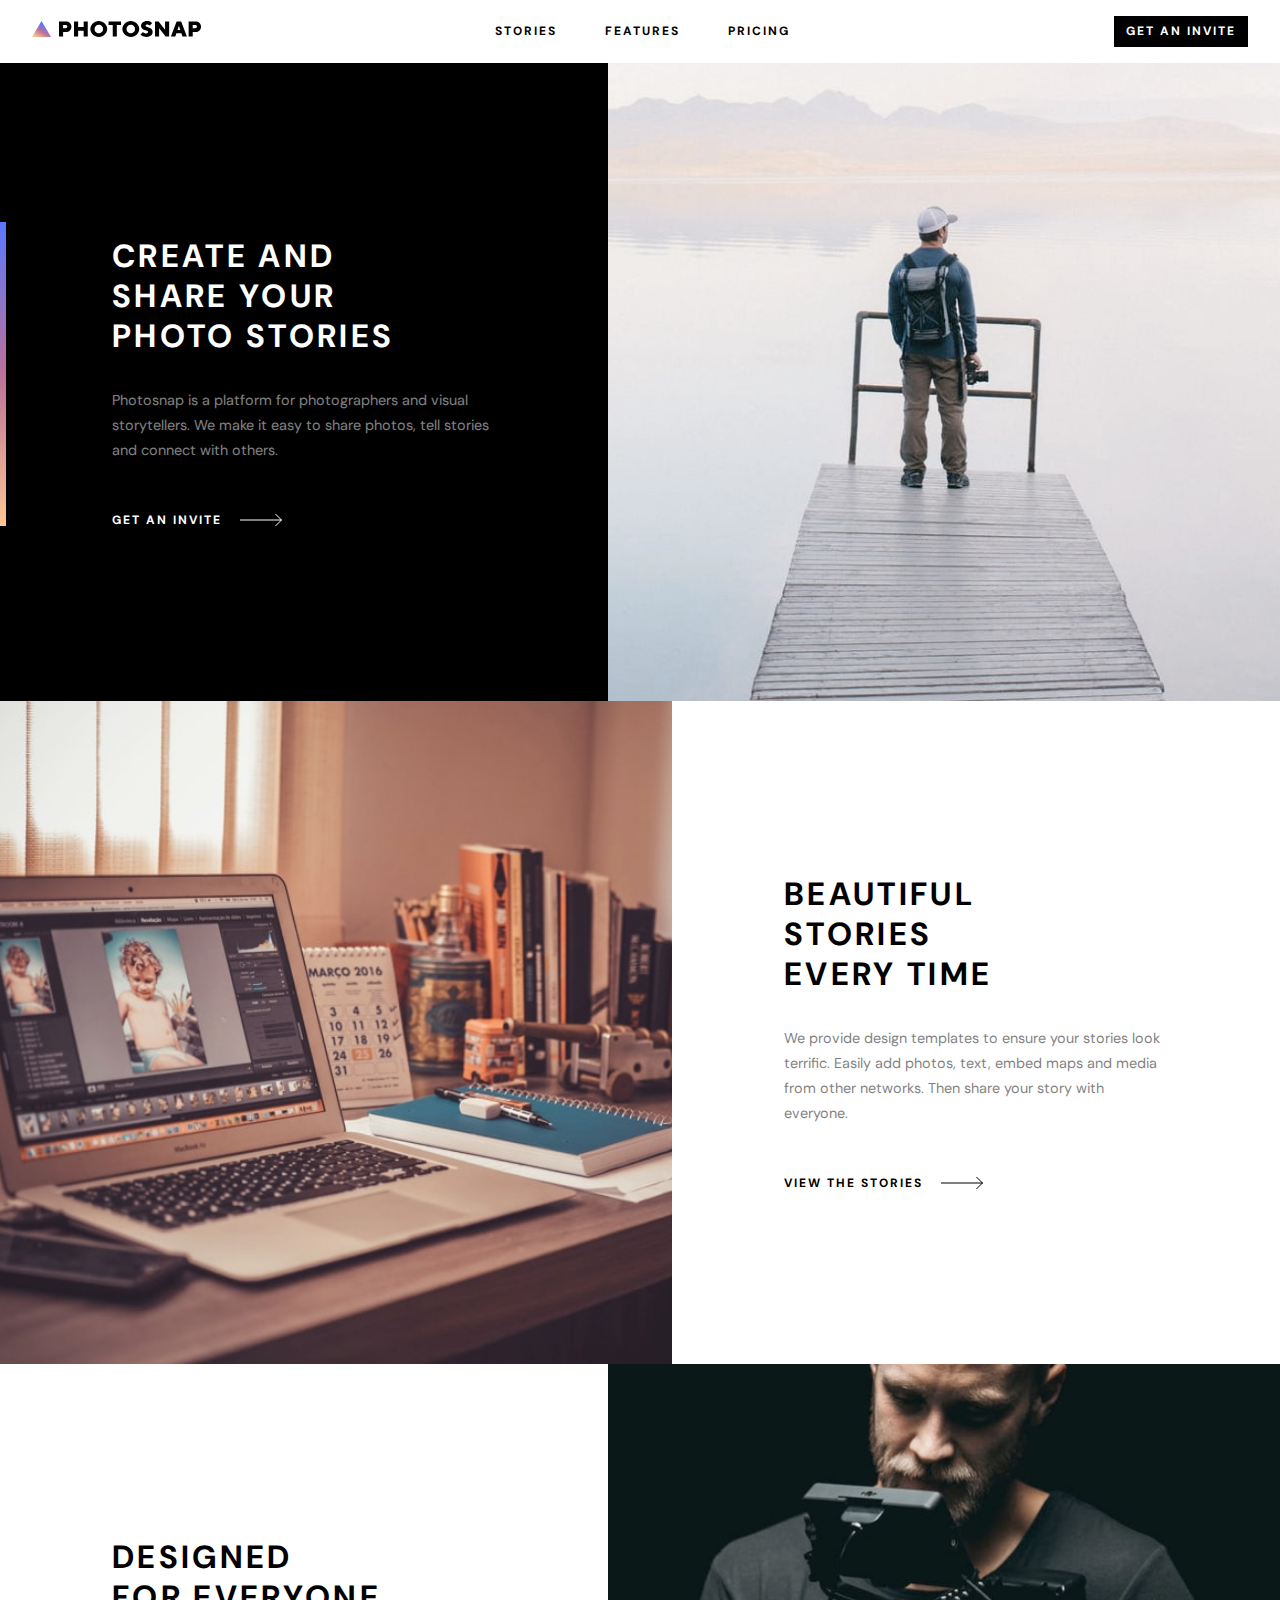
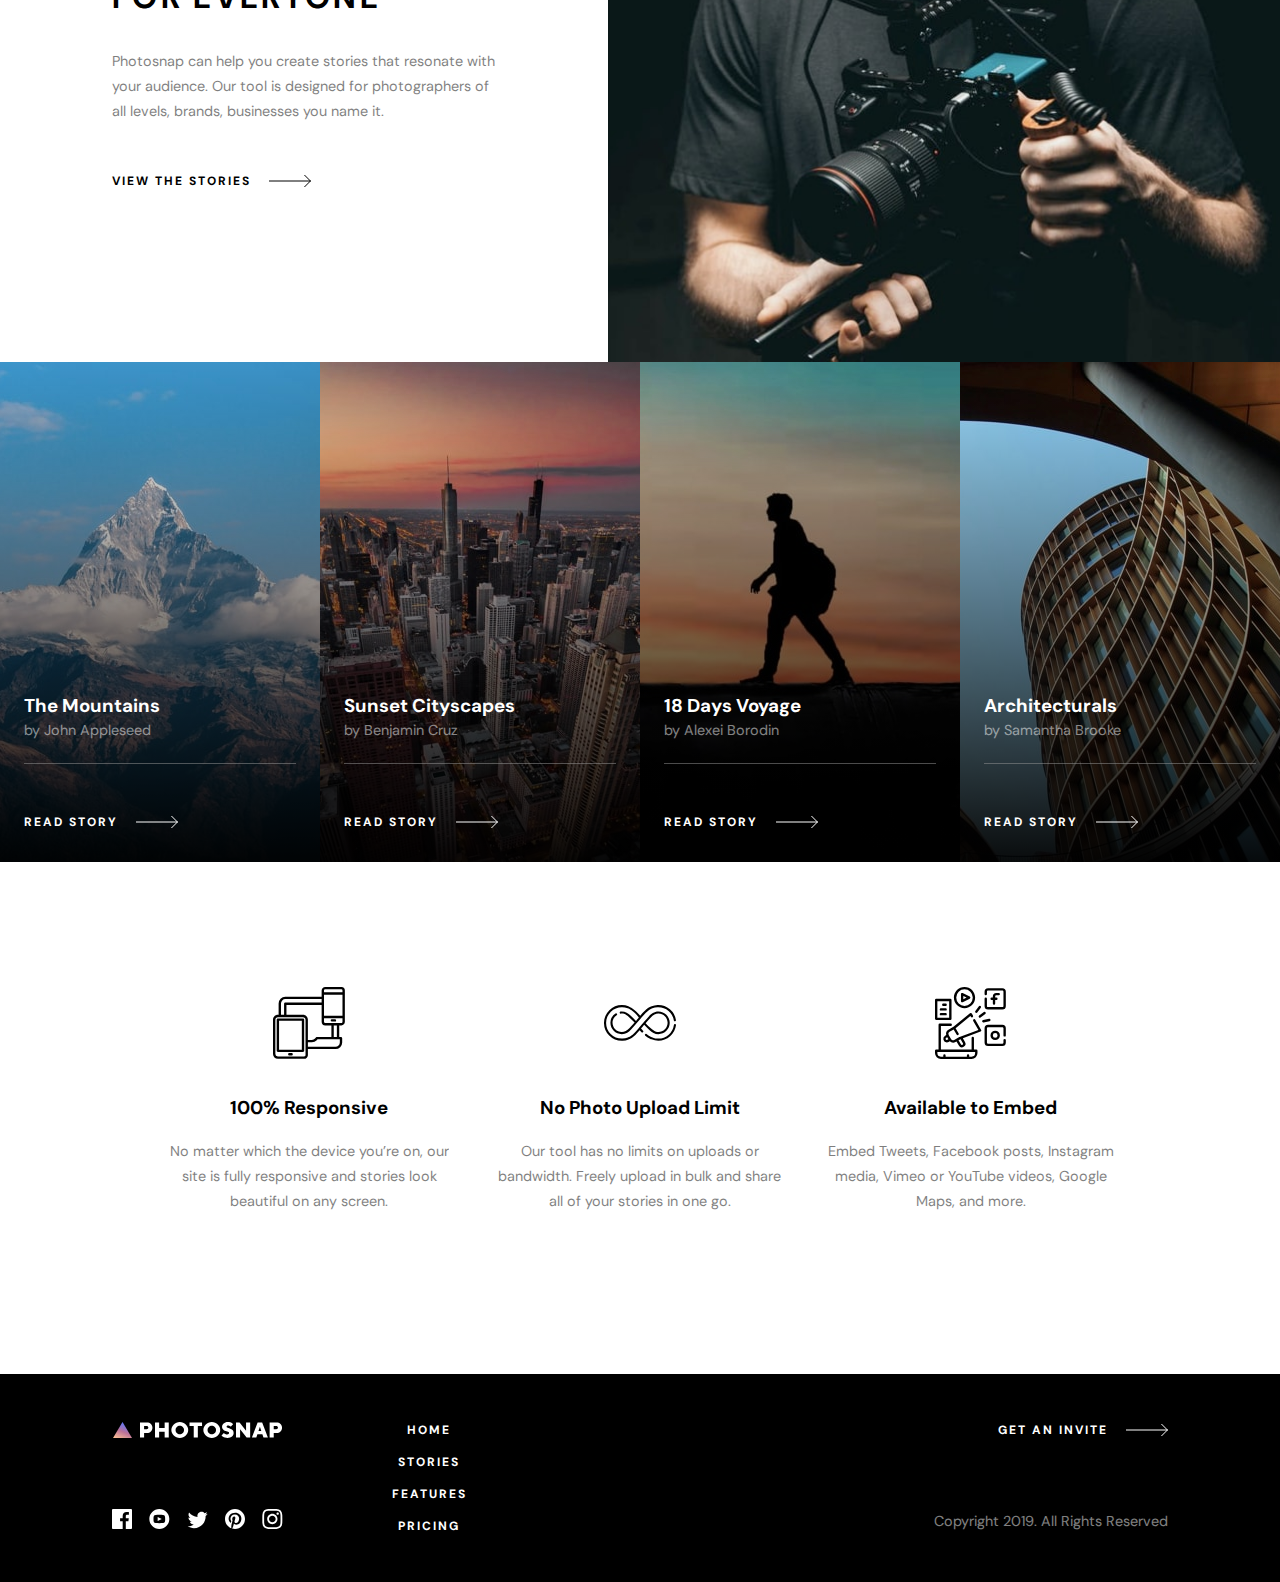
<file: index.html>
<!DOCTYPE html>
<html lang="en">
<head>
  <meta charset="UTF-8">
  <meta name="viewport" content="width=device-width, initial-scale=1.0">

  <link rel="icon" type="image/png" sizes="32x32" href="./assets/favicon-32x32.png">
  <link rel="stylesheet" href="index-styles.css">
  <link rel="preconnect" href="https://fonts.gstatic.com">
<link href="https://fonts.googleapis.com/css2?family=DM+Sans:wght@400;700&display=swap" rel="stylesheet">

<link rel="stylesheet" href="index-media-query.css">
  
  <title>Frontend Mentor | Photosnap Website Challenge</title>


 

</head>
<body>


  <nav>
    <div class="navbar container">
      <a class="logo" href="index.html"><img src="assets/shared/desktop/logo.svg" alt="photosnap logo"></a>
      
      <div id="menu">
        <img src="assets/shared/mobile/menu.svg" alt="">
      </div>
    </div>

    <div id="nav-links">
      <div class="container">
        <a class="page-links" href="stories.html">Stories</a>
        <a class="page-links" href="features.html">Features</a>
        <a class="page-links" href="pricing.html">Pricing</a>

         <a class="invite" href="#">Get an invite</a>
      </div>
      
    </div>

  </nav>
  

  <main>

    <!-- FLEX -->

    <section class="flex create-and-share">
      <div class="image">
      </div>
      <div class="container">
        <div class="bar"></div>
        <div class="text">
          <h1>Create and <br> share your <br> photo Stories</h1>
          <p>Photosnap is a platform for photographers and visual storytellers. We make it easy to share photos, tell stories and connect with others.</p>
          <a class="link-arrow invite" href="#">Get an invite <svg width="42" height="14" viewBox="0 0 42 14" fill="none" xmlns="http://www.w3.org/2000/svg">
            <path d="M0 7H41.864" stroke="white"/>
            <path d="M35.4282 1L41.4282 7L35.4282 13" stroke="white"/>
            </svg>
            </a>
        </div>
      </div>
    </section>

    <section class="flex beautiful-stories">
      <div class="image">
      </div>
      <div class="container">
        <div class="text">
          <h1>Beautiful <br> stories <br> every time</h1>
          <p>We provide design templates to ensure your stories look terrific. Easily add photos, text, embed maps and media from other networks. Then share your story with everyone.</p>
          <a class="link-arrow view" href="#">View the stories <img src="assets/shared/desktop/arrow.svg" alt=""></a>
        </div>
      </div>
    </section>

    <section class="flex design-for-everyone">
      <div class="image">
      </div>
      <div class="container">
        <div class="text">
          <h1>Designed <br> for everyone</h1>
          <p>Photosnap can help you create stories that resonate with your audience.  Our tool is designed for photographers of all levels, brands, businesses you name it. </p>
          <a class="link-arrow view" href="#">View the stories <img src="assets/shared/desktop/arrow.svg" alt=""></a>
        </div>
      </div>
    </section>

    <!-- FLEX END -->


    <!-- STORIES -->

    <section class="stories">
      
      <div class="individual-stories mountain">
        <div class="wrapper">
          <h3>The Mountains</h3>
          <p>by John Appleseed</p>
          <div class="read-story">
            <a class="link-arrow" href="#">Read Story <svg width="42" height="14" viewBox="0 0 42 14" fill="none" xmlns="http://www.w3.org/2000/svg">
              <path d="M0 7H41.864" stroke="white"/>
              <path d="M35.4282 1L41.4282 7L35.4282 13" stroke="white"/>
              </svg>
              </a>
          </div>
          <div class="stories-bar"></div>
        </div>
      </div>

      <div class="individual-stories cityscapes">
        <div class="wrapper">
          <h3>Sunset Cityscapes</h3>
          <p>by Benjamin Cruz</p>
          <div class="read-story">
            <a class="link-arrow" href="#">Read Story <svg width="42" height="14" viewBox="0 0 42 14" fill="none" xmlns="http://www.w3.org/2000/svg">
              <path d="M0 7H41.864" stroke="white"/>
              <path d="M35.4282 1L41.4282 7L35.4282 13" stroke="white"/>
              </svg>
              </a>
          </div>
          <div class="stories-bar"></div>
        </div>
      </div>

      <div class="individual-stories voyage">
        <div class="wrapper">
          <h3>18 Days Voyage</h3>
          <p>by Alexei Borodin</p>
          <div class="read-story">
            <a class="link-arrow" href="#">Read Story <svg width="42" height="14" viewBox="0 0 42 14" fill="none" xmlns="http://www.w3.org/2000/svg">
              <path d="M0 7H41.864" stroke="white"/>
              <path d="M35.4282 1L41.4282 7L35.4282 13" stroke="white"/>
              </svg>
              </a>
          </div>
          <div class="stories-bar"></div>
        </div>
      </div>

      <div class="individual-stories architecture">
        <div class="wrapper">
          <h3>Architecturals</h3>
          <p>by Samantha Brooke</p>
         <div class="read-story">
           <a class="link-arrow " href="#">Read Story <svg width="42" height="14" viewBox="0 0 42 14" fill="none" xmlns="http://www.w3.org/2000/svg">
            <path d="M0 7H41.864" stroke="white"/>
            <path d="M35.4282 1L41.4282 7L35.4282 13" stroke="white"/>
            </svg>
            </a>
           </div>
           <div class="stories-bar"></div>
        </div>
      </div>

    </section>

    <!-- END OF STORIES -->


    <!-- FEATURES -->

    <section class="features">

      <div class="individual-features">
        <div class="feature-img">
          <img src="assets/features/desktop/responsive.svg" alt="">
        </div>
        <div class="feature-text">
          <h3>100% Responsive</h3>
        <p>No matter which the device you’re on, our site is fully responsive and stories look beautiful on any screen.</p>
        </div>
      </div>

      <div class="individual-features">
        <div class="feature-img">
          <img src="assets/features/desktop/no-limit.svg" alt="">
        </div>
        <div class="feature-text">
          <h3>No Photo Upload Limit</h3>
        <p>Our tool has no limits on uploads or bandwidth. Freely upload in bulk and share all of your stories in one go.</p>
        </div>
      </div>
      

      <div class="individual-features">
        <div class="feature-img">
          <img src="assets/features/desktop/embed.svg" alt="">
        </div>
        <div class="feature-text">
          <h3>Available to Embed</h3>
        <p>Embed Tweets, Facebook posts, Instagram media, Vimeo or YouTube videos, Google Maps, and more. </p>
        </div>
      </div>
    </section>


    <!-- FOOTER -->

    <footer>

        <div class="logo-socials">
          <a href="http://127.0.0.1:5500/starter-code%20copy/index.html">
            <svg width="170" height="16" viewBox="0 0 170 16" fill="none" xmlns="http://www.w3.org/2000/svg">
              <path fill-rule="evenodd" clip-rule="evenodd" d="M70.1027 15.3622C69.0721 15.7874 67.9658 16 66.7838 16C65.5874 16 64.4775 15.7874 63.4541 15.3622C62.4306 14.9369 61.5405 14.3568 60.7838 13.6216C60.027 12.8865 59.4324 12.036 59 11.0703C58.5676 10.1045 58.3514 9.08108 58.3514 8C58.3514 6.91892 58.5676 5.8955 59 4.92973C59.4324 3.96396 60.027 3.11351 60.7838 2.37838C61.5405 1.64324 62.4306 1.06306 63.4541 0.637838C64.4775 0.212613 65.5874 0 66.7838 0C67.9658 0 69.0721 0.212613 70.1027 0.637838C71.1333 1.06306 72.027 1.64324 72.7838 2.37838C73.5405 3.11351 74.1351 3.96396 74.5676 4.92973C75 5.8955 75.2162 6.91892 75.2162 8C75.2162 9.08108 75 10.1045 74.5676 11.0703C74.1351 12.036 73.5405 12.8865 72.7838 13.6216C72.027 14.3568 71.1333 14.9369 70.1027 15.3622ZM31.1081 11.027V15.5676H27V0.432432H33.8108C34.6468 0.432432 35.4108 0.565766 36.1027 0.832432C36.7946 1.0991 37.3856 1.47027 37.8757 1.94595C38.3658 2.42162 38.7477 2.98378 39.0216 3.63243C39.2955 4.28108 39.4324 4.98018 39.4324 5.72973C39.4324 6.49369 39.2955 7.1964 39.0216 7.83784C38.7477 8.47928 38.3658 9.03784 37.8757 9.51351C37.3856 9.98919 36.7946 10.3604 36.1027 10.627C35.4108 10.8937 34.6468 11.027 33.8108 11.027H31.1081ZM31.1081 7.35135H33.5946C34.0847 7.35135 34.4955 7.18919 34.827 6.86486C35.1586 6.54054 35.3243 6.16216 35.3243 5.72973C35.3243 5.2973 35.1586 4.91892 34.827 4.59459C34.4955 4.27027 34.0847 4.10811 33.5946 4.10811H31.1081V7.35135ZM46.1351 15.5676V9.72973H51.6486V15.5676H55.7568V0.432432H51.6486V6.05405H46.1351V0.432432H42.027V15.5676H46.1351ZM66.7838 12.3243C66.1928 12.3243 65.6378 12.2162 65.1189 12C64.6 11.7838 64.1532 11.4811 63.7784 11.0919C63.4036 10.7027 63.1081 10.245 62.8919 9.71892C62.6757 9.19279 62.5676 8.61982 62.5676 8C62.5676 7.38018 62.6757 6.80721 62.8919 6.28108C63.1081 5.75495 63.4036 5.2973 63.7784 4.90811C64.1532 4.51892 64.6 4.21622 65.1189 4C65.6378 3.78378 66.1928 3.67568 66.7838 3.67568C67.3748 3.67568 67.9261 3.78378 68.4378 4C68.9495 4.21622 69.3964 4.51892 69.7784 4.90811C70.1604 5.2973 70.4595 5.75495 70.6757 6.28108C70.8919 6.80721 71 7.38018 71 8C71 8.61982 70.8919 9.19279 70.6757 9.71892C70.4595 10.245 70.1604 10.7027 69.7784 11.0919C69.3964 11.4811 68.9495 11.7838 68.4378 12C67.9261 12.2162 67.3748 12.3243 66.7838 12.3243ZM84.8378 4.10811V15.5676H80.7297V4.10811H76.5135V0.432432H89.0541V4.10811H84.8378ZM98.7838 16C99.9658 16 101.072 15.7874 102.103 15.3622C103.133 14.9369 104.027 14.3568 104.784 13.6216C105.541 12.8865 106.135 12.036 106.568 11.0703C107 10.1045 107.216 9.08108 107.216 8C107.216 6.91892 107 5.8955 106.568 4.92973C106.135 3.96396 105.541 3.11351 104.784 2.37838C104.027 1.64324 103.133 1.06306 102.103 0.637838C101.072 0.212613 99.9658 0 98.7838 0C97.5874 0 96.4775 0.212613 95.4541 0.637838C94.4306 1.06306 93.5405 1.64324 92.7838 2.37838C92.027 3.11351 91.4324 3.96396 91 4.92973C90.5676 5.8955 90.3514 6.91892 90.3514 8C90.3514 9.08108 90.5676 10.1045 91 11.0703C91.4324 12.036 92.027 12.8865 92.7838 13.6216C93.5405 14.3568 94.4306 14.9369 95.4541 15.3622C96.4775 15.7874 97.5874 16 98.7838 16ZM97.1189 12C97.6378 12.2162 98.1928 12.3243 98.7838 12.3243C99.3748 12.3243 99.9261 12.2162 100.438 12C100.95 11.7838 101.396 11.4811 101.778 11.0919C102.16 10.7027 102.459 10.245 102.676 9.71892C102.892 9.19279 103 8.61982 103 8C103 7.38018 102.892 6.80721 102.676 6.28108C102.459 5.75495 102.16 5.2973 101.778 4.90811C101.396 4.51892 100.95 4.21622 100.438 4C99.9261 3.78378 99.3748 3.67568 98.7838 3.67568C98.1928 3.67568 97.6378 3.78378 97.1189 4C96.6 4.21622 96.1532 4.51892 95.7784 4.90811C95.4036 5.2973 95.1081 5.75495 94.8919 6.28108C94.6757 6.80721 94.5676 7.38018 94.5676 8C94.5676 8.61982 94.6757 9.19279 94.8919 9.71892C95.1081 10.245 95.4036 10.7027 95.7784 11.0919C96.1532 11.4811 96.6 11.7838 97.1189 12ZM114.568 16C115.519 16 116.369 15.8667 117.119 15.6C117.868 15.3333 118.503 14.973 119.022 14.5189C119.541 14.0649 119.937 13.5387 120.211 12.9405C120.485 12.3423 120.622 11.7045 120.622 11.027C120.622 10.1477 120.449 9.42703 120.103 8.86487C119.757 8.3027 119.324 7.84865 118.805 7.5027C118.286 7.15676 117.721 6.88288 117.108 6.68108C116.495 6.47928 115.93 6.29189 115.411 6.11892C114.892 5.94595 114.459 5.76216 114.114 5.56757C113.768 5.37297 113.595 5.1027 113.595 4.75676C113.595 4.42523 113.742 4.12613 114.038 3.85946C114.333 3.59279 114.726 3.45946 115.216 3.45946C115.591 3.45946 115.93 3.52072 116.232 3.64324C116.535 3.76577 116.795 3.90631 117.011 4.06486C117.27 4.23784 117.501 4.43243 117.703 4.64865L120.081 2.16216C119.735 1.75856 119.31 1.3982 118.805 1.08108C118.373 0.807207 117.825 0.558559 117.162 0.335135C116.499 0.111712 115.706 0 114.784 0C113.919 0 113.133 0.12973 112.427 0.389189C111.721 0.648649 111.119 0.994595 110.622 1.42703C110.124 1.85946 109.739 2.35676 109.465 2.91892C109.191 3.48108 109.054 4.05766 109.054 4.64865C109.054 5.52793 109.227 6.24865 109.573 6.81081C109.919 7.37297 110.351 7.82703 110.87 8.17297C111.389 8.51892 111.955 8.79279 112.568 8.99459C113.18 9.1964 113.746 9.38378 114.265 9.55676C114.784 9.72973 115.216 9.91351 115.562 10.1081C115.908 10.3027 116.081 10.573 116.081 10.9189C116.081 11.3514 115.908 11.7297 115.562 12.0541C115.216 12.3784 114.741 12.5405 114.135 12.5405C113.645 12.5405 113.202 12.4577 112.805 12.2919C112.409 12.1261 112.067 11.9423 111.778 11.7405C111.447 11.4955 111.151 11.2216 110.892 10.9189L108.514 13.4054C108.946 13.8955 109.458 14.3279 110.049 14.7027C110.553 15.0342 111.18 15.3333 111.93 15.6C112.679 15.8667 113.559 16 114.568 16ZM127.108 7.13514V15.5676H123V0.432432H126.568L133.054 8.86486V0.432432H137.162V15.5676H133.616L127.108 7.13514ZM143.324 15.5676L144.405 12.3243H149.378L150.459 15.5676H154.892L149.162 0.432432H144.622L138.892 15.5676H143.324ZM146.892 4.64865L145.486 9.08108H148.297L146.892 4.64865ZM160.73 15.5676V11.027H163.432C164.268 11.027 165.032 10.8937 165.724 10.627C166.416 10.3604 167.007 9.98919 167.497 9.51351C167.987 9.03784 168.369 8.47928 168.643 7.83784C168.917 7.1964 169.054 6.49369 169.054 5.72973C169.054 4.98018 168.917 4.28108 168.643 3.63243C168.369 2.98378 167.987 2.42162 167.497 1.94595C167.007 1.47027 166.416 1.0991 165.724 0.832432C165.032 0.565766 164.268 0.432432 163.432 0.432432H156.622V15.5676H160.73ZM160.73 7.35135H163.216C163.706 7.35135 164.117 7.18919 164.449 6.86486C164.78 6.54054 164.946 6.16216 164.946 5.72973C164.946 5.2973 164.78 4.91892 164.449 4.59459C164.117 4.27027 163.706 4.10811 163.216 4.10811H160.73V7.35135Z" fill="white"/>
              <path fill-rule="evenodd" clip-rule="evenodd" d="M0 16L9.5 0L19 16H0Z" fill="url(#paint0_linear)"/>
              <defs>
              <linearGradient id="paint0_linear" x1="9.5" y1="20" x2="16.6529" y2="3.01176" gradientUnits="userSpaceOnUse">
              <stop stop-color="#FFC593"/>
              <stop offset="0.519452" stop-color="#BC7198"/>
              <stop offset="1" stop-color="#5A77FF"/>
              </linearGradient>
              </defs>
              </svg>
          </a>

          <div class="socials">
            
            <a class="facebook" href="">
              <svg width="20" height="20" viewBox="0 0 20 20" fill="none" xmlns="http://www.w3.org/2000/svg">
                <linearGradient id="facebook" x1="100%" x2="0%" y1="0%" y2="100%"><stop offset="0%" stop-color="#63AFDB"/><stop offset="100%" stop-color="#6028F1"/></linearGradient>
                <path d="M18.8958 0H1.10417C0.494167 0 0 0.494167 0 1.10417V18.8967C0 19.5058 0.494167 20 1.10417 20H10.6833V12.255H8.07667V9.23667H10.6833V7.01083C10.6833 4.4275 12.2608 3.02083 14.5658 3.02083C15.67 3.02083 16.6183 3.10333 16.895 3.14V5.84L15.2967 5.84083C14.0433 5.84083 13.8008 6.43667 13.8008 7.31V9.2375H16.79L16.4008 12.2558H13.8008V20H18.8975C19.5058 20 20 19.5058 20 18.8958V1.10417C20 0.494167 19.5058 0 18.8958 0Z" fill="white"/>
              </svg>
            </a>
              
            <a class="youtube" href=""><svg width="21" height="20" viewBox="0 0 21 20" fill="none" xmlns="http://www.w3.org/2000/svg">
              <linearGradient id="youtube" x1="0%" x2="100%" y1="100%" y2="0%"><stop offset="0%" stop-color="#D3205A"/><stop offset="100%" stop-color="#FF5A5A"/></linearGradient>
              <path fill-rule="evenodd" clip-rule="evenodd" d="M10.3333 0C4.81081 0 0.333313 4.4775 0.333313 10C0.333313 15.5225 4.81081 20 10.3333 20C15.8558 20 20.3333 15.5225 20.3333 10C20.3333 4.4775 15.8558 0 10.3333 0ZM14.0341 14.0767C12.2825 14.1967 8.38081 14.1967 6.63165 14.0767C4.73498 13.9467 4.51415 13.0183 4.49998 10C4.51415 6.97583 4.73748 6.05333 6.63165 5.92333C8.38081 5.80333 12.2833 5.80333 14.0341 5.92333C15.9316 6.05333 16.1516 6.98167 16.1666 10C16.1516 13.0242 15.9291 13.9467 14.0341 14.0767ZM12.7641 9.99667L8.66665 8.04833V11.9517L12.7641 9.99667Z" fill="white"/>
              </svg>
            </a>
            <a class="twitter" href=""><svg width="21" height="18" viewBox="0 0 21 18" fill="none" xmlns="http://www.w3.org/2000/svg">
              <linearGradient id="twitter" x1="100%" x2="0%" y1="16.979%" y2="83.021%"><stop offset="0%" stop-color="#65FFEB"/><stop offset="100%" stop-color="#27718A"/></linearGradient>
              <path d="M20.6667 2.79746C19.9309 3.12412 19.14 3.34412 18.31 3.44329C19.1575 2.93579 19.8084 2.13162 20.1142 1.17329C19.3217 1.64329 18.4434 1.98496 17.5084 2.16912C16.7609 1.37162 15.6934 0.873291 14.5134 0.873291C11.8642 0.873291 9.91752 3.34496 10.5159 5.91079C7.10669 5.73996 4.08335 4.10662 2.05919 1.62412C0.984187 3.46829 1.50169 5.88079 3.32835 7.10246C2.65669 7.08079 2.02335 6.89662 1.47085 6.58912C1.42585 8.48996 2.78835 10.2683 4.76169 10.6641C4.18419 10.8208 3.55169 10.8575 2.90835 10.7341C3.43002 12.3641 4.94502 13.55 6.74169 13.5833C5.01669 14.9358 2.84335 15.54 0.666687 15.2833C2.48252 16.4475 4.64002 17.1266 6.95669 17.1266C14.575 17.1266 18.8792 10.6925 18.6192 4.92162C19.4209 4.34246 20.1167 3.61996 20.6667 2.79746Z" fill="white"/>
              </svg>
              </a>
            <a class="pinterest" href=""><svg width="20" height="20" viewBox="0 0 20 20" fill="none" xmlns="http://www.w3.org/2000/svg">
              <linearGradient id="pinterest" x1="100%" x2="0%" y1="0%" y2="100%"><stop offset="0%" stop-color="#F6C683"/><stop offset="100%" stop-color="#DE3838"/></linearGradient>
              <path d="M10 0C4.4775 0 0 4.47667 0 10C0 14.2367 2.63583 17.855 6.35583 19.3117C6.26833 18.5208 6.18917 17.3075 6.39083 16.4442C6.5725 15.6633 7.56333 11.4733 7.56333 11.4733C7.56333 11.4733 7.26417 10.8742 7.26417 9.98833C7.26417 8.59833 8.07 7.56 9.07333 7.56C9.92583 7.56 10.3383 8.20083 10.3383 8.96833C10.3383 9.82583 9.7925 11.1083 9.51 12.2975C9.27417 13.2925 10.0092 14.105 10.9908 14.105C12.7683 14.105 14.1342 12.2308 14.1342 9.52583C14.1342 7.13167 12.4142 5.4575 9.9575 5.4575C7.1125 5.4575 5.4425 7.59167 5.4425 9.79667C5.4425 10.6558 5.77333 11.5783 6.18667 12.0783C6.26833 12.1775 6.28 12.265 6.25583 12.3658L5.97833 13.4992C5.93417 13.6825 5.83333 13.7217 5.64333 13.6333C4.39417 13.0517 3.61333 11.2258 3.61333 9.75917C3.61333 6.605 5.905 3.7075 10.2208 3.7075C13.69 3.7075 16.3858 6.18 16.3858 9.48333C16.3858 12.93 14.2133 15.7033 11.1967 15.7033C10.1833 15.7033 9.23083 15.1775 8.905 14.555L8.28167 16.9325C8.05583 17.8017 7.44667 18.8908 7.03833 19.5542C7.975 19.8433 8.96917 20 10 20C15.5225 20 20 15.5225 20 10C20 4.47667 15.5225 0 10 0Z" fill="white"/>
              </svg>
              </a>
            <a class="instagram" href=""><svg width="21" height="20" viewBox="0 0 21 20" fill="none" xmlns="http://www.w3.org/2000/svg">
              <linearGradient id="instagram" x1="0%" x2="50%" y1="100%" y2="0%"><stop offset="0%" stop-color="#FFC593"/><stop offset="51.945%" stop-color="#BC7198"/><stop offset="100%" stop-color="#5A77FF"/></linearGradient>
              <path fill-rule="evenodd" clip-rule="evenodd" d="M10.3333 0C7.61748 0 7.27748 0.0116667 6.21081 0.06C2.57915 0.226667 0.560813 2.24167 0.394146 5.87667C0.34498 6.94417 0.333313 7.28417 0.333313 10C0.333313 12.7158 0.34498 13.0567 0.393313 14.1233C0.55998 17.755 2.57498 19.7733 6.20998 19.94C7.27748 19.9883 7.61748 20 10.3333 20C13.0491 20 13.39 19.9883 14.4566 19.94C18.085 19.7733 20.1083 17.7583 20.2725 14.1233C20.3216 13.0567 20.3333 12.7158 20.3333 10C20.3333 7.28417 20.3216 6.94417 20.2733 5.8775C20.11 2.24917 18.0925 0.2275 14.4575 0.0608333C13.39 0.0116667 13.0491 0 10.3333 0ZM10.3333 1.8025C13.0033 1.8025 13.32 1.8125 14.375 1.86083C17.085 1.98417 18.3508 3.27 18.4741 5.96C18.5225 7.01417 18.5316 7.33083 18.5316 10.0008C18.5316 12.6717 18.5216 12.9875 18.4741 14.0417C18.35 16.7292 17.0875 18.0175 14.375 18.1408C13.32 18.1892 13.005 18.1992 10.3333 18.1992C7.66331 18.1992 7.34665 18.1892 6.29248 18.1408C3.57581 18.0167 2.31665 16.725 2.19331 14.0408C2.14498 12.9867 2.13498 12.6708 2.13498 10C2.13498 7.33 2.14581 7.01417 2.19331 5.95917C2.31748 3.27 3.57998 1.98333 6.29248 1.86C7.34748 1.8125 7.66331 1.8025 10.3333 1.8025ZM5.19831 10C5.19831 7.16417 7.49748 4.865 10.3333 4.865C13.1691 4.865 15.4683 7.16417 15.4683 10C15.4683 12.8367 13.1691 15.1358 10.3333 15.1358C7.49748 15.1358 5.19831 12.8358 5.19831 10ZM10.3333 13.3333C8.49248 13.3333 6.99998 11.8417 6.99998 10C6.99998 8.15917 8.49248 6.66667 10.3333 6.66667C12.1741 6.66667 13.6666 8.15917 13.6666 10C13.6666 11.8417 12.1741 13.3333 10.3333 13.3333ZM14.4708 4.6625C14.4708 4 15.0083 3.4625 15.6716 3.4625C16.3341 3.4625 16.8708 4 16.8708 4.6625C16.8708 5.325 16.3341 5.8625 15.6716 5.8625C15.0083 5.8625 14.4708 5.325 14.4708 4.6625Z" fill="white"/>
              </svg>
              </a>
          </div>
        </div>

        <div class="footer-links">
          <a href="index.html">Home</a>
          <a href="stories.html">Stories</a>
          <a href="features.html">Features</a>
          <a href="pricing.html">Pricing</a>
        </div>

        <div class="invite-copyright">
          <a class="link-arrow invite" href="#">Get an invite <svg width="42" height="14" viewBox="0 0 42 14" fill="none" xmlns="http://www.w3.org/2000/svg">
            <path d="M0 7H41.864" stroke="white"/>
            <path d="M35.4282 1L41.4282 7L35.4282 13" stroke="white"/>
            </svg>
            </a>
          <p>Copyright 2019. All Rights Reserved</p>
        </div>      

    </footer>


  </main>
  

<script src="java.js"></script>
</body>
</html>
</file>
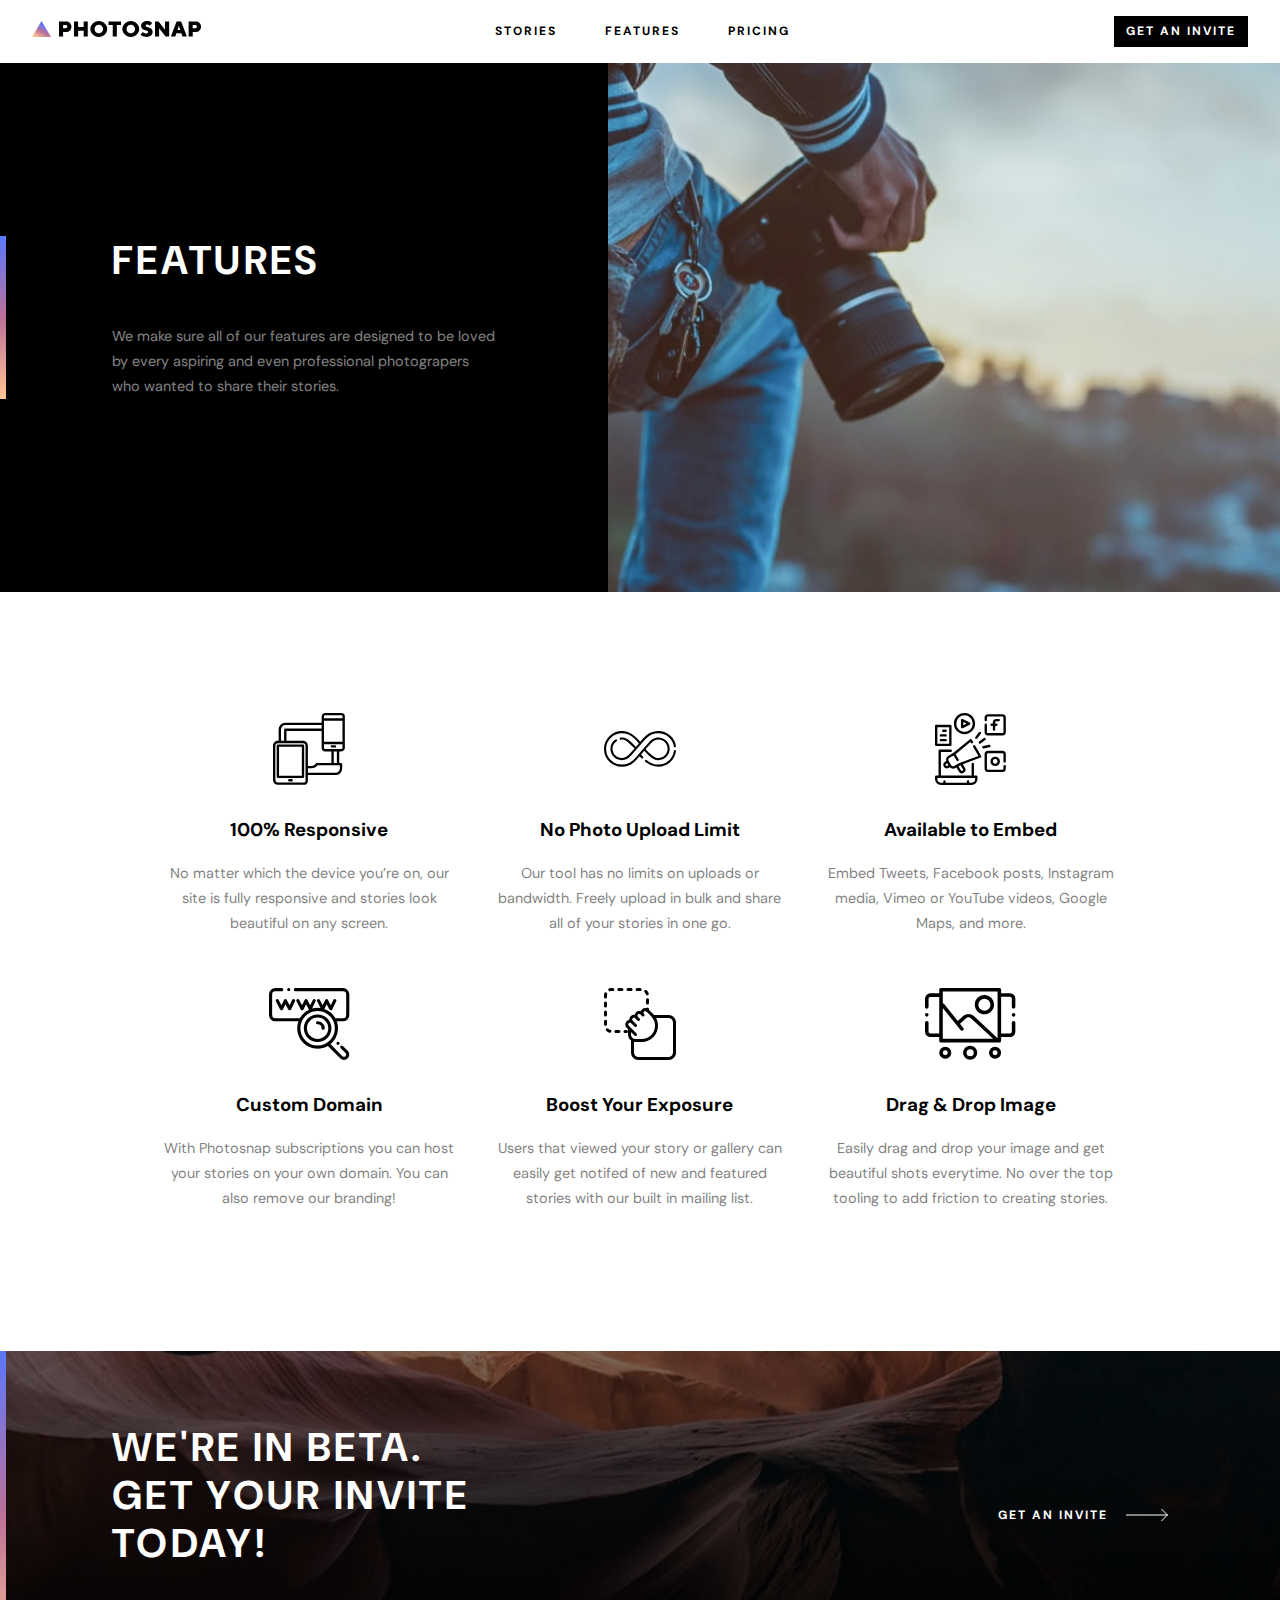
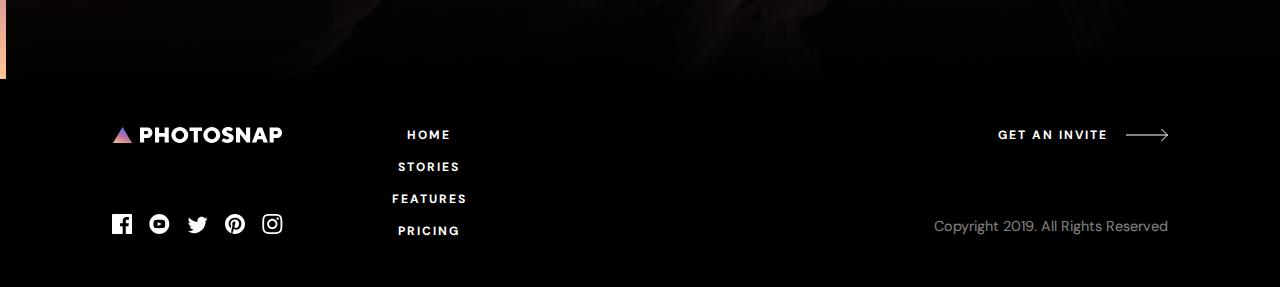
<file: features.html>
<!DOCTYPE html>
<html lang="en">
<head>
  <meta charset="UTF-8">
  <meta name="viewport" content="width=device-width, initial-scale=1.0">

  <link rel="icon" type="image/png" sizes="32x32" href="./assets/favicon-32x32.png">
  


  <link rel="preconnect" href="https://fonts.gstatic.com">
<link href="https://fonts.googleapis.com/css2?family=DM+Sans:wght@400;700&display=swap" rel="stylesheet">


<link rel="stylesheet" href="features-styles.css
">
<link rel="stylesheet" href="features-media-query.css">


  <title>Frontend Mentor | Photosnap Website Challenge</title>
</head>
<body>

  <nav>
    <div class="navbar container">
      <a class="logo" href="index.html"><img src="assets/shared/desktop/logo.svg" alt="photosnap logo"></a>
      
      <div id="menu">
        <img src="assets/shared/mobile/menu.svg" alt="">
      </div>
    </div>

    <div id="nav-links">
      <div class="container">
        <a class="page-links" href="stories.html">Stories</a>
        <a class="page-links" href="features.html">Features</a>
        <a class="page-links" href="pricing.html">Pricing</a>

         <a class="invite" href="#">Get an invite</a>
      </div>
      
    </div>

  </nav>



  <main>

    <section class="top">
    <div class="image">
    </div>
    <div class="container">
      
      <div class="text">
        <div class="bar"></div>
        <h1>Features</h1>
        <p>We make sure all of our features are designed to be loved by every aspiring and even 
          professional photograpers who wanted to share their stories.</p>
      </div>
    </div>
  </section>



  <!-- FEATURES -->

  <section class="features">

    <div class="individual-features">
      <div class="feature-img">
        <img src="assets/features/desktop/responsive.svg" alt="">
      </div>
      <div class="feature-text">
        <h3>100% Responsive</h3>
      <p>No matter which the device you’re on, our site is fully responsive and stories look beautiful on any screen.</p>
      </div>
    </div>

    <div class="individual-features">
      <div class="feature-img">
        <img src="assets/features/desktop/no-limit.svg" alt="">
      </div>
      <div class="feature-text">
        <h3>No Photo Upload Limit</h3>
        <p>Our tool has no limits on uploads or bandwidth. Freely upload in bulk and share all of your stories in one go.</p>
      </div>
    </div>
    

    <div class="individual-features">
      <div class="feature-img">
        <img src="assets/features/desktop/embed.svg" alt="">
      </div>
      <div class="feature-text">
        <h3>Available to Embed</h3>
      <p>Embed Tweets, Facebook posts, Instagram media, Vimeo or YouTube videos, Google Maps, and more. </p>
      </div>
    </div>


    <div class="individual-features">
      <div class="feature-img">
        <img src="assets/features/desktop/custom-domain.svg" alt="">
      </div>
      <div class="feature-text">
        <h3>Custom Domain</h3>
      <p>With Photosnap subscriptions you can host your stories on your own domain. You can also remove our branding!</p>
      </div>
    </div>


    <div class="individual-features">
      <div class="feature-img">
        <img src="assets/features/desktop/boost-exposure.svg" alt="">
      </div>
      <div class="feature-text">
        <h3>Boost Your Exposure</h3>
      <p>Users that viewed your story or gallery can easily get notifed of new and featured stories with our built in mailing list.</p>
      </div>
    </div>


    <div class="individual-features">
      <div class="feature-img">
        <img src="assets/features/desktop/drag-drop.svg" alt="">
      </div>
      <div class="feature-text">
        <h3>Drag & Drop Image</h3>
      <p>Easily drag and drop your image and get beautiful shots everytime. No over the top tooling to add friction to creating stories.</p>
      </div>
    </div>

  </section>



  <section class="beta">
    <div class="container">
      <div class="bar"></div>
      <div class="text">
        <h1>We're in Beta. <br> Get your invite <br> today!</h1>
      </div>
      <a class="link-arrow invite" href="#">Get an invite <svg width="42" height="14" viewBox="0 0 42 14" fill="none" xmlns="http://www.w3.org/2000/svg">
        <path d="M0 7H41.864" stroke="white"/>
        <path d="M35.4282 1L41.4282 7L35.4282 13" stroke="white"/>
        </svg>
        </a>
    </div>
  </section>


   <!-- FOOTER -->

   <footer>

    <div class="logo-socials">
      <a href="index.html">
        <svg width="170" height="16" viewBox="0 0 170 16" fill="none" xmlns="http://www.w3.org/2000/svg">
          <path fill-rule="evenodd" clip-rule="evenodd" d="M70.1027 15.3622C69.0721 15.7874 67.9658 16 66.7838 16C65.5874 16 64.4775 15.7874 63.4541 15.3622C62.4306 14.9369 61.5405 14.3568 60.7838 13.6216C60.027 12.8865 59.4324 12.036 59 11.0703C58.5676 10.1045 58.3514 9.08108 58.3514 8C58.3514 6.91892 58.5676 5.8955 59 4.92973C59.4324 3.96396 60.027 3.11351 60.7838 2.37838C61.5405 1.64324 62.4306 1.06306 63.4541 0.637838C64.4775 0.212613 65.5874 0 66.7838 0C67.9658 0 69.0721 0.212613 70.1027 0.637838C71.1333 1.06306 72.027 1.64324 72.7838 2.37838C73.5405 3.11351 74.1351 3.96396 74.5676 4.92973C75 5.8955 75.2162 6.91892 75.2162 8C75.2162 9.08108 75 10.1045 74.5676 11.0703C74.1351 12.036 73.5405 12.8865 72.7838 13.6216C72.027 14.3568 71.1333 14.9369 70.1027 15.3622ZM31.1081 11.027V15.5676H27V0.432432H33.8108C34.6468 0.432432 35.4108 0.565766 36.1027 0.832432C36.7946 1.0991 37.3856 1.47027 37.8757 1.94595C38.3658 2.42162 38.7477 2.98378 39.0216 3.63243C39.2955 4.28108 39.4324 4.98018 39.4324 5.72973C39.4324 6.49369 39.2955 7.1964 39.0216 7.83784C38.7477 8.47928 38.3658 9.03784 37.8757 9.51351C37.3856 9.98919 36.7946 10.3604 36.1027 10.627C35.4108 10.8937 34.6468 11.027 33.8108 11.027H31.1081ZM31.1081 7.35135H33.5946C34.0847 7.35135 34.4955 7.18919 34.827 6.86486C35.1586 6.54054 35.3243 6.16216 35.3243 5.72973C35.3243 5.2973 35.1586 4.91892 34.827 4.59459C34.4955 4.27027 34.0847 4.10811 33.5946 4.10811H31.1081V7.35135ZM46.1351 15.5676V9.72973H51.6486V15.5676H55.7568V0.432432H51.6486V6.05405H46.1351V0.432432H42.027V15.5676H46.1351ZM66.7838 12.3243C66.1928 12.3243 65.6378 12.2162 65.1189 12C64.6 11.7838 64.1532 11.4811 63.7784 11.0919C63.4036 10.7027 63.1081 10.245 62.8919 9.71892C62.6757 9.19279 62.5676 8.61982 62.5676 8C62.5676 7.38018 62.6757 6.80721 62.8919 6.28108C63.1081 5.75495 63.4036 5.2973 63.7784 4.90811C64.1532 4.51892 64.6 4.21622 65.1189 4C65.6378 3.78378 66.1928 3.67568 66.7838 3.67568C67.3748 3.67568 67.9261 3.78378 68.4378 4C68.9495 4.21622 69.3964 4.51892 69.7784 4.90811C70.1604 5.2973 70.4595 5.75495 70.6757 6.28108C70.8919 6.80721 71 7.38018 71 8C71 8.61982 70.8919 9.19279 70.6757 9.71892C70.4595 10.245 70.1604 10.7027 69.7784 11.0919C69.3964 11.4811 68.9495 11.7838 68.4378 12C67.9261 12.2162 67.3748 12.3243 66.7838 12.3243ZM84.8378 4.10811V15.5676H80.7297V4.10811H76.5135V0.432432H89.0541V4.10811H84.8378ZM98.7838 16C99.9658 16 101.072 15.7874 102.103 15.3622C103.133 14.9369 104.027 14.3568 104.784 13.6216C105.541 12.8865 106.135 12.036 106.568 11.0703C107 10.1045 107.216 9.08108 107.216 8C107.216 6.91892 107 5.8955 106.568 4.92973C106.135 3.96396 105.541 3.11351 104.784 2.37838C104.027 1.64324 103.133 1.06306 102.103 0.637838C101.072 0.212613 99.9658 0 98.7838 0C97.5874 0 96.4775 0.212613 95.4541 0.637838C94.4306 1.06306 93.5405 1.64324 92.7838 2.37838C92.027 3.11351 91.4324 3.96396 91 4.92973C90.5676 5.8955 90.3514 6.91892 90.3514 8C90.3514 9.08108 90.5676 10.1045 91 11.0703C91.4324 12.036 92.027 12.8865 92.7838 13.6216C93.5405 14.3568 94.4306 14.9369 95.4541 15.3622C96.4775 15.7874 97.5874 16 98.7838 16ZM97.1189 12C97.6378 12.2162 98.1928 12.3243 98.7838 12.3243C99.3748 12.3243 99.9261 12.2162 100.438 12C100.95 11.7838 101.396 11.4811 101.778 11.0919C102.16 10.7027 102.459 10.245 102.676 9.71892C102.892 9.19279 103 8.61982 103 8C103 7.38018 102.892 6.80721 102.676 6.28108C102.459 5.75495 102.16 5.2973 101.778 4.90811C101.396 4.51892 100.95 4.21622 100.438 4C99.9261 3.78378 99.3748 3.67568 98.7838 3.67568C98.1928 3.67568 97.6378 3.78378 97.1189 4C96.6 4.21622 96.1532 4.51892 95.7784 4.90811C95.4036 5.2973 95.1081 5.75495 94.8919 6.28108C94.6757 6.80721 94.5676 7.38018 94.5676 8C94.5676 8.61982 94.6757 9.19279 94.8919 9.71892C95.1081 10.245 95.4036 10.7027 95.7784 11.0919C96.1532 11.4811 96.6 11.7838 97.1189 12ZM114.568 16C115.519 16 116.369 15.8667 117.119 15.6C117.868 15.3333 118.503 14.973 119.022 14.5189C119.541 14.0649 119.937 13.5387 120.211 12.9405C120.485 12.3423 120.622 11.7045 120.622 11.027C120.622 10.1477 120.449 9.42703 120.103 8.86487C119.757 8.3027 119.324 7.84865 118.805 7.5027C118.286 7.15676 117.721 6.88288 117.108 6.68108C116.495 6.47928 115.93 6.29189 115.411 6.11892C114.892 5.94595 114.459 5.76216 114.114 5.56757C113.768 5.37297 113.595 5.1027 113.595 4.75676C113.595 4.42523 113.742 4.12613 114.038 3.85946C114.333 3.59279 114.726 3.45946 115.216 3.45946C115.591 3.45946 115.93 3.52072 116.232 3.64324C116.535 3.76577 116.795 3.90631 117.011 4.06486C117.27 4.23784 117.501 4.43243 117.703 4.64865L120.081 2.16216C119.735 1.75856 119.31 1.3982 118.805 1.08108C118.373 0.807207 117.825 0.558559 117.162 0.335135C116.499 0.111712 115.706 0 114.784 0C113.919 0 113.133 0.12973 112.427 0.389189C111.721 0.648649 111.119 0.994595 110.622 1.42703C110.124 1.85946 109.739 2.35676 109.465 2.91892C109.191 3.48108 109.054 4.05766 109.054 4.64865C109.054 5.52793 109.227 6.24865 109.573 6.81081C109.919 7.37297 110.351 7.82703 110.87 8.17297C111.389 8.51892 111.955 8.79279 112.568 8.99459C113.18 9.1964 113.746 9.38378 114.265 9.55676C114.784 9.72973 115.216 9.91351 115.562 10.1081C115.908 10.3027 116.081 10.573 116.081 10.9189C116.081 11.3514 115.908 11.7297 115.562 12.0541C115.216 12.3784 114.741 12.5405 114.135 12.5405C113.645 12.5405 113.202 12.4577 112.805 12.2919C112.409 12.1261 112.067 11.9423 111.778 11.7405C111.447 11.4955 111.151 11.2216 110.892 10.9189L108.514 13.4054C108.946 13.8955 109.458 14.3279 110.049 14.7027C110.553 15.0342 111.18 15.3333 111.93 15.6C112.679 15.8667 113.559 16 114.568 16ZM127.108 7.13514V15.5676H123V0.432432H126.568L133.054 8.86486V0.432432H137.162V15.5676H133.616L127.108 7.13514ZM143.324 15.5676L144.405 12.3243H149.378L150.459 15.5676H154.892L149.162 0.432432H144.622L138.892 15.5676H143.324ZM146.892 4.64865L145.486 9.08108H148.297L146.892 4.64865ZM160.73 15.5676V11.027H163.432C164.268 11.027 165.032 10.8937 165.724 10.627C166.416 10.3604 167.007 9.98919 167.497 9.51351C167.987 9.03784 168.369 8.47928 168.643 7.83784C168.917 7.1964 169.054 6.49369 169.054 5.72973C169.054 4.98018 168.917 4.28108 168.643 3.63243C168.369 2.98378 167.987 2.42162 167.497 1.94595C167.007 1.47027 166.416 1.0991 165.724 0.832432C165.032 0.565766 164.268 0.432432 163.432 0.432432H156.622V15.5676H160.73ZM160.73 7.35135H163.216C163.706 7.35135 164.117 7.18919 164.449 6.86486C164.78 6.54054 164.946 6.16216 164.946 5.72973C164.946 5.2973 164.78 4.91892 164.449 4.59459C164.117 4.27027 163.706 4.10811 163.216 4.10811H160.73V7.35135Z" fill="white"/>
          <path fill-rule="evenodd" clip-rule="evenodd" d="M0 16L9.5 0L19 16H0Z" fill="url(#paint0_linear)"/>
          <defs>
          <linearGradient id="paint0_linear" x1="9.5" y1="20" x2="16.6529" y2="3.01176" gradientUnits="userSpaceOnUse">
          <stop stop-color="#FFC593"/>
          <stop offset="0.519452" stop-color="#BC7198"/>
          <stop offset="1" stop-color="#5A77FF"/>
          </linearGradient>
          </defs>
          </svg>
      </a>


      <div class="socials">
            
        <a class="facebook" href="">
          <svg width="20" height="20" viewBox="0 0 20 20" fill="none" xmlns="http://www.w3.org/2000/svg">
            <linearGradient id="facebook" x1="100%" x2="0%" y1="0%" y2="100%"><stop offset="0%" stop-color="#63AFDB"/><stop offset="100%" stop-color="#6028F1"/></linearGradient>
            <path d="M18.8958 0H1.10417C0.494167 0 0 0.494167 0 1.10417V18.8967C0 19.5058 0.494167 20 1.10417 20H10.6833V12.255H8.07667V9.23667H10.6833V7.01083C10.6833 4.4275 12.2608 3.02083 14.5658 3.02083C15.67 3.02083 16.6183 3.10333 16.895 3.14V5.84L15.2967 5.84083C14.0433 5.84083 13.8008 6.43667 13.8008 7.31V9.2375H16.79L16.4008 12.2558H13.8008V20H18.8975C19.5058 20 20 19.5058 20 18.8958V1.10417C20 0.494167 19.5058 0 18.8958 0Z" fill="white"/>
          </svg>
        </a>
          
        <a class="youtube" href=""><svg width="21" height="20" viewBox="0 0 21 20" fill="none" xmlns="http://www.w3.org/2000/svg">
          <linearGradient id="youtube" x1="0%" x2="100%" y1="100%" y2="0%"><stop offset="0%" stop-color="#D3205A"/><stop offset="100%" stop-color="#FF5A5A"/></linearGradient>
          <path fill-rule="evenodd" clip-rule="evenodd" d="M10.3333 0C4.81081 0 0.333313 4.4775 0.333313 10C0.333313 15.5225 4.81081 20 10.3333 20C15.8558 20 20.3333 15.5225 20.3333 10C20.3333 4.4775 15.8558 0 10.3333 0ZM14.0341 14.0767C12.2825 14.1967 8.38081 14.1967 6.63165 14.0767C4.73498 13.9467 4.51415 13.0183 4.49998 10C4.51415 6.97583 4.73748 6.05333 6.63165 5.92333C8.38081 5.80333 12.2833 5.80333 14.0341 5.92333C15.9316 6.05333 16.1516 6.98167 16.1666 10C16.1516 13.0242 15.9291 13.9467 14.0341 14.0767ZM12.7641 9.99667L8.66665 8.04833V11.9517L12.7641 9.99667Z" fill="white"/>
          </svg>
        </a>
        <a class="twitter" href=""><svg width="21" height="18" viewBox="0 0 21 18" fill="none" xmlns="http://www.w3.org/2000/svg">
          <linearGradient id="twitter" x1="100%" x2="0%" y1="16.979%" y2="83.021%"><stop offset="0%" stop-color="#65FFEB"/><stop offset="100%" stop-color="#27718A"/></linearGradient>
          <path d="M20.6667 2.79746C19.9309 3.12412 19.14 3.34412 18.31 3.44329C19.1575 2.93579 19.8084 2.13162 20.1142 1.17329C19.3217 1.64329 18.4434 1.98496 17.5084 2.16912C16.7609 1.37162 15.6934 0.873291 14.5134 0.873291C11.8642 0.873291 9.91752 3.34496 10.5159 5.91079C7.10669 5.73996 4.08335 4.10662 2.05919 1.62412C0.984187 3.46829 1.50169 5.88079 3.32835 7.10246C2.65669 7.08079 2.02335 6.89662 1.47085 6.58912C1.42585 8.48996 2.78835 10.2683 4.76169 10.6641C4.18419 10.8208 3.55169 10.8575 2.90835 10.7341C3.43002 12.3641 4.94502 13.55 6.74169 13.5833C5.01669 14.9358 2.84335 15.54 0.666687 15.2833C2.48252 16.4475 4.64002 17.1266 6.95669 17.1266C14.575 17.1266 18.8792 10.6925 18.6192 4.92162C19.4209 4.34246 20.1167 3.61996 20.6667 2.79746Z" fill="white"/>
          </svg>
          </a>
        <a class="pinterest" href=""><svg width="20" height="20" viewBox="0 0 20 20" fill="none" xmlns="http://www.w3.org/2000/svg">
          <linearGradient id="pinterest" x1="100%" x2="0%" y1="0%" y2="100%"><stop offset="0%" stop-color="#F6C683"/><stop offset="100%" stop-color="#DE3838"/></linearGradient>
          <path d="M10 0C4.4775 0 0 4.47667 0 10C0 14.2367 2.63583 17.855 6.35583 19.3117C6.26833 18.5208 6.18917 17.3075 6.39083 16.4442C6.5725 15.6633 7.56333 11.4733 7.56333 11.4733C7.56333 11.4733 7.26417 10.8742 7.26417 9.98833C7.26417 8.59833 8.07 7.56 9.07333 7.56C9.92583 7.56 10.3383 8.20083 10.3383 8.96833C10.3383 9.82583 9.7925 11.1083 9.51 12.2975C9.27417 13.2925 10.0092 14.105 10.9908 14.105C12.7683 14.105 14.1342 12.2308 14.1342 9.52583C14.1342 7.13167 12.4142 5.4575 9.9575 5.4575C7.1125 5.4575 5.4425 7.59167 5.4425 9.79667C5.4425 10.6558 5.77333 11.5783 6.18667 12.0783C6.26833 12.1775 6.28 12.265 6.25583 12.3658L5.97833 13.4992C5.93417 13.6825 5.83333 13.7217 5.64333 13.6333C4.39417 13.0517 3.61333 11.2258 3.61333 9.75917C3.61333 6.605 5.905 3.7075 10.2208 3.7075C13.69 3.7075 16.3858 6.18 16.3858 9.48333C16.3858 12.93 14.2133 15.7033 11.1967 15.7033C10.1833 15.7033 9.23083 15.1775 8.905 14.555L8.28167 16.9325C8.05583 17.8017 7.44667 18.8908 7.03833 19.5542C7.975 19.8433 8.96917 20 10 20C15.5225 20 20 15.5225 20 10C20 4.47667 15.5225 0 10 0Z" fill="white"/>
          </svg>
          </a>
        <a class="instagram" href=""><svg width="21" height="20" viewBox="0 0 21 20" fill="none" xmlns="http://www.w3.org/2000/svg">
          <linearGradient id="instagram" x1="0%" x2="50%" y1="100%" y2="0%"><stop offset="0%" stop-color="#FFC593"/><stop offset="51.945%" stop-color="#BC7198"/><stop offset="100%" stop-color="#5A77FF"/></linearGradient>
          <path fill-rule="evenodd" clip-rule="evenodd" d="M10.3333 0C7.61748 0 7.27748 0.0116667 6.21081 0.06C2.57915 0.226667 0.560813 2.24167 0.394146 5.87667C0.34498 6.94417 0.333313 7.28417 0.333313 10C0.333313 12.7158 0.34498 13.0567 0.393313 14.1233C0.55998 17.755 2.57498 19.7733 6.20998 19.94C7.27748 19.9883 7.61748 20 10.3333 20C13.0491 20 13.39 19.9883 14.4566 19.94C18.085 19.7733 20.1083 17.7583 20.2725 14.1233C20.3216 13.0567 20.3333 12.7158 20.3333 10C20.3333 7.28417 20.3216 6.94417 20.2733 5.8775C20.11 2.24917 18.0925 0.2275 14.4575 0.0608333C13.39 0.0116667 13.0491 0 10.3333 0ZM10.3333 1.8025C13.0033 1.8025 13.32 1.8125 14.375 1.86083C17.085 1.98417 18.3508 3.27 18.4741 5.96C18.5225 7.01417 18.5316 7.33083 18.5316 10.0008C18.5316 12.6717 18.5216 12.9875 18.4741 14.0417C18.35 16.7292 17.0875 18.0175 14.375 18.1408C13.32 18.1892 13.005 18.1992 10.3333 18.1992C7.66331 18.1992 7.34665 18.1892 6.29248 18.1408C3.57581 18.0167 2.31665 16.725 2.19331 14.0408C2.14498 12.9867 2.13498 12.6708 2.13498 10C2.13498 7.33 2.14581 7.01417 2.19331 5.95917C2.31748 3.27 3.57998 1.98333 6.29248 1.86C7.34748 1.8125 7.66331 1.8025 10.3333 1.8025ZM5.19831 10C5.19831 7.16417 7.49748 4.865 10.3333 4.865C13.1691 4.865 15.4683 7.16417 15.4683 10C15.4683 12.8367 13.1691 15.1358 10.3333 15.1358C7.49748 15.1358 5.19831 12.8358 5.19831 10ZM10.3333 13.3333C8.49248 13.3333 6.99998 11.8417 6.99998 10C6.99998 8.15917 8.49248 6.66667 10.3333 6.66667C12.1741 6.66667 13.6666 8.15917 13.6666 10C13.6666 11.8417 12.1741 13.3333 10.3333 13.3333ZM14.4708 4.6625C14.4708 4 15.0083 3.4625 15.6716 3.4625C16.3341 3.4625 16.8708 4 16.8708 4.6625C16.8708 5.325 16.3341 5.8625 15.6716 5.8625C15.0083 5.8625 14.4708 5.325 14.4708 4.6625Z" fill="white"/>
          </svg>
          </a>
      </div>
    </div>

    <div class="footer-links">
      <a href="index.html">Home</a>
      <a href="stories.html">Stories</a>
      <a href="features.html">Features</a>
      <a href="pricing.html">Pricing</a>
    </div>

    <div class="invite-copyright">
      <a class="link-arrow invite" href="#">Get an invite <svg width="42" height="14" viewBox="0 0 42 14" fill="none" xmlns="http://www.w3.org/2000/svg">
        <path d="M0 7H41.864" stroke="white"/>
        <path d="M35.4282 1L41.4282 7L35.4282 13" stroke="white"/>
        </svg>
        </a>
      <p>Copyright 2019. All Rights Reserved</p>
    </div>      

</footer>


  </main>
  

  


  <script src="java.js"></script>
</body>
</html>
</file>
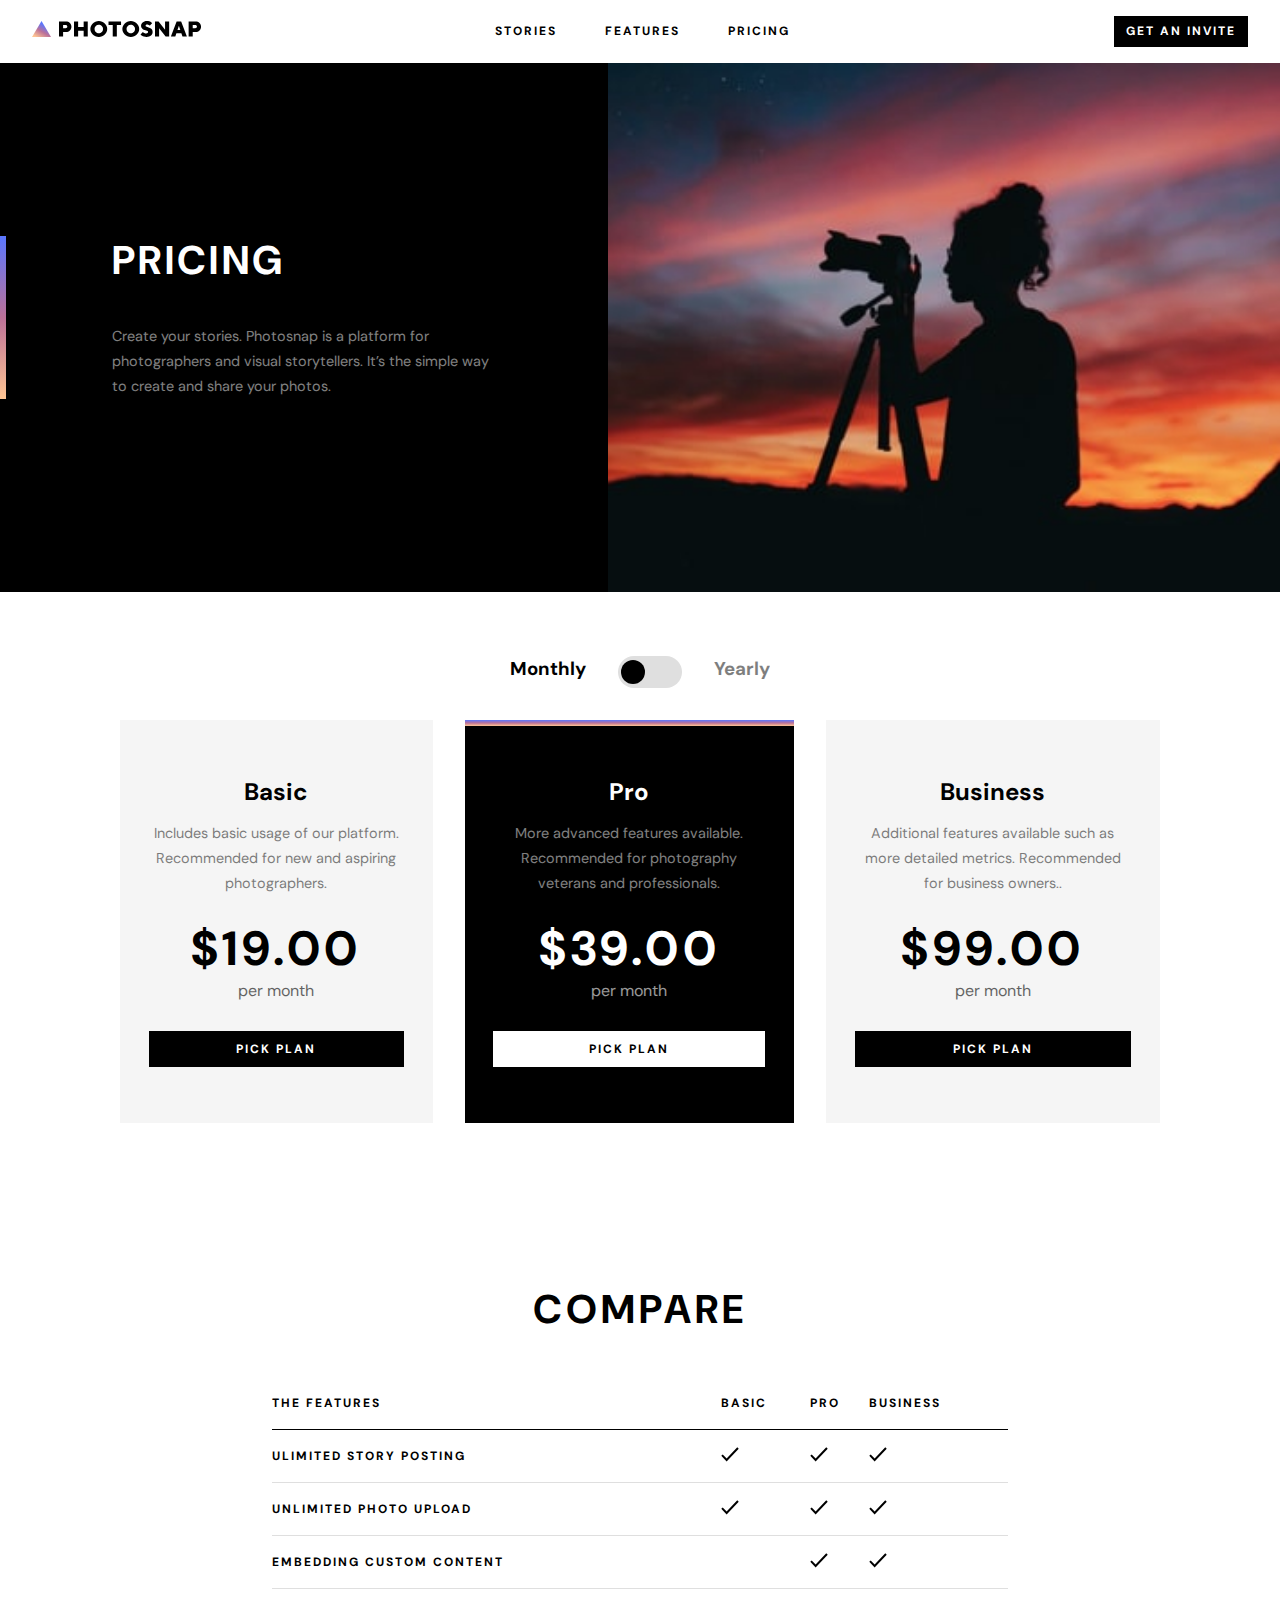
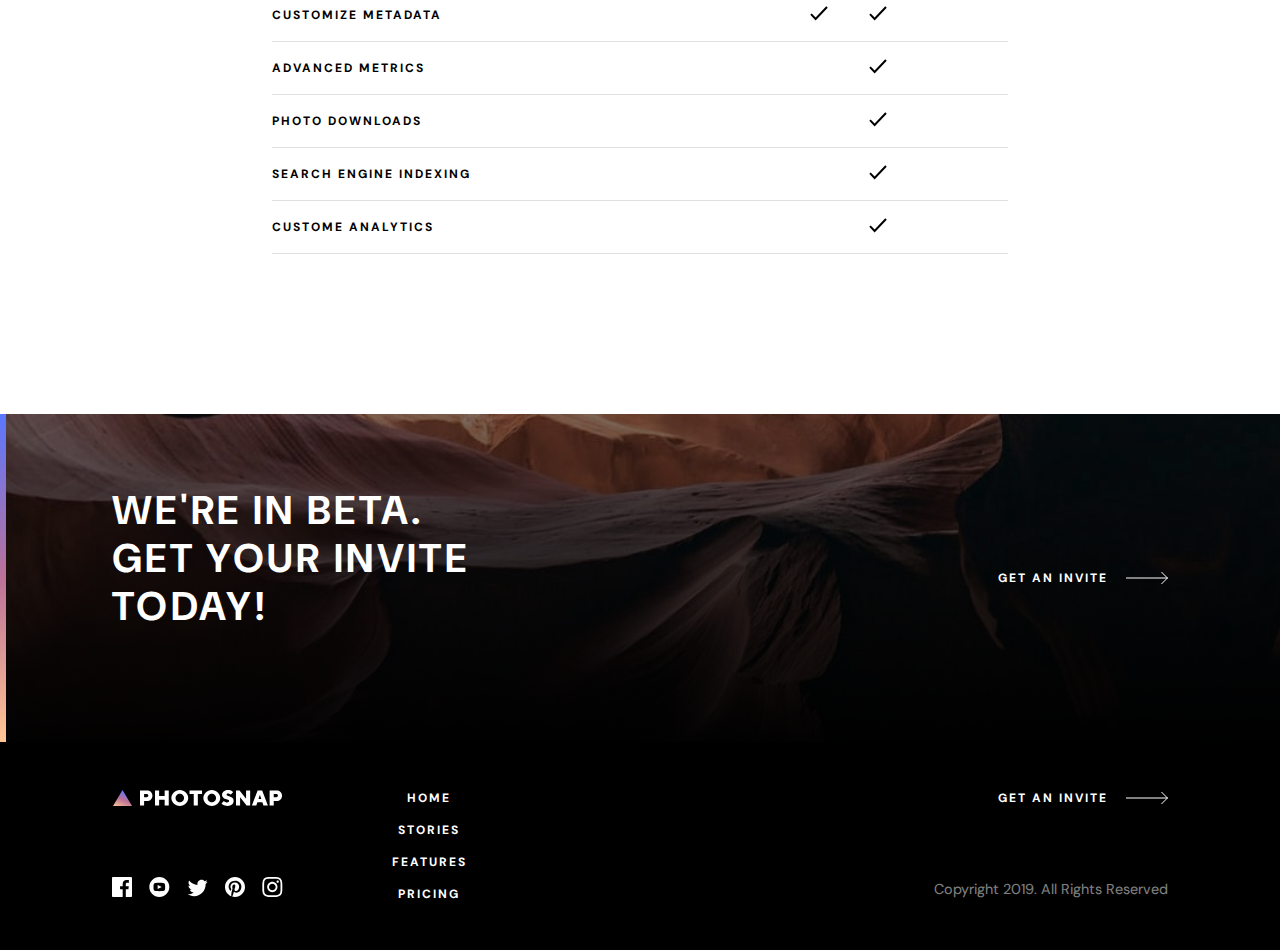
<file: pricing.html>
<!DOCTYPE html>
<html lang="en">
<head>
    <meta charset="UTF-8">
    <meta name="viewport" content="width=device-width, initial-scale=1.0">

    <link rel="icon" type="image/png" sizes="32x32" href="./assets/favicon-32x32.png">
    
    <link rel="stylesheet" href="pricing-styles.css">
    <link rel="stylesheet" href="pricing-media-query.css">

    <link rel="preconnect" href="https://fonts.gstatic.com">
  <link href="https://fonts.googleapis.com/css2?family=DM+Sans:wght@400;700&display=swap" rel="stylesheet">

 

  <title>Frontend Mentor | Photosnap Website Challenge</title>

</head>
<body>

  <nav>
    <div class="navbar container">
      <a class="logo" href="index.html"><img src="assets/shared/desktop/logo.svg" alt="photosnap logo"></a>
      
      <div id="menu">
        <img src="assets/shared/mobile/menu.svg" alt="">
      </div>
    </div>

    <div id="nav-links">
      <div class="container">
        <a class="page-links" href="stories.html">Stories</a>
        <a class="page-links" href="features.html">Features</a>
        <a class="page-links" href="pricing.html">Pricing</a>

         <a class="invite" href="#">Get an invite</a>
      </div>
      
    </div>

  </nav>


    <section class="top">
      <div class="image">
      </div>
      <div class="container">
        <div class="text">
          <div class="bar"></div>
          <h1>Pricing</h1>
          <p>Create your stories. Photosnap is a platform for photographers and visual storytellers. It’s the simple way to create and share your photos.</p>
        </div>
      </div>
    </section>

  

  <section class="price-section">
    <div class="container">

      <div class="timeframe">
        <h3 class="month">Monthly</h3>
        <div class="switch-container" id="switch-container">
          <div class="switch" id="switch"></div>
        </div>
        <h3 class="year">Yearly</h3>
      </div>
    
    

      <section class="price-card">
        
        <div class="price-card-padding basic">
          <div class="wrapper">
            <h2>Basic</h2>
            <p>Includes basic usage of our platform. Recommended for new and aspiring photographers.</p>
            <div class="price-holder">
              <span class="price">$19.00</span>
              <span class="per-length">per month</span>
            </div>
            <button class="plan"> Pick Plan</button>
          </div>
        </div>

        <div class="price-card-padding pro">
          <div class="bar"></div>
          <div class="wrapper">
            <h2>Pro</h2>
            <p>More advanced features available. Recommended for photography veterans and professionals.</p>
            <div class="price-holder">
              <span class="price">$39.00</span>
              <span class="per-length">per month</span>
            </div>
            <button class="plan"> Pick Plan</button>
          </div>
        </div>

        <div class="price-card-padding business">
          <div class="wrapper">
            <h2>Business</h2>
            <p>Additional features available such as more detailed metrics. Recommended for business owners..</p>
            <div class="price-holder">
              <span class="price">$99.00</span>
              <span class="per-length">per month</span>
            </div>
            <button class="plan"> Pick Plan</button>
          </div>
        </div>
      </section>
    
    
    </div>  
  </section>


  <section class="table">
    <div class="container">

      <table>
        <caption>The Features</caption>
        <thead>
        </thead>
        <tbody>
          <tr>
            <td class="tr-title" colspan="3">Unlimited Story Posting</td>
          </tr>
          <tr class="basic-pro-business">
            <th scope="col">Basic</th>
            <th scope="col">Pro</th>
            <th scope="col">Business</th>
          </tr>
          <tr class="tick">
            <td><img src="assets/pricing/desktop/check.svg" alt=""></td>
            <td><img src="assets/pricing/desktop/check.svg" alt=""></td>
            <td><img src="assets/pricing/desktop/check.svg" alt=""></td>
          </tr>

          <tr>
            <td class="tr-title" colspan="3">Unlimited Photo Upload</td>
          </tr>
          <tr class="basic-pro-business">
            <th scope="col">Basic</th>
            <th scope="col">Pro</th>
            <th scope="col">Business</th>
          </tr>
          <tr class="tick">
            <td><img src="assets/pricing/desktop/check.svg" alt=""></td>
            <td><img src="assets/pricing/desktop/check.svg" alt=""></td>
            <td><img src="assets/pricing/desktop/check.svg" alt=""></td>
          </tr>

          <tr>
            <td class="tr-title" colspan="3">Embedding Custom Content</td>
          </tr>
          <tr class="basic-pro-business">
            <th scope="col">Basic</th>
            <th scope="col">Pro</th>
            <th scope="col">Business</th>
          </tr>
          <tr class="tick">
            <td></td>
            <td><img src="assets/pricing/desktop/check.svg" alt=""></td>
            <td><img src="assets/pricing/desktop/check.svg" alt=""></td>
          </tr>

          <tr>
            <td class="tr-title" colspan="3">Customize Metadata</td>
          </tr>
          <tr class="basic-pro-business">
            <th scope="col">Basic</th>
            <th scope="col">Pro</th>
            <th scope="col">Business</th>
          </tr>
          <tr class="tick">
            <td></td>
            <td><img src="assets/pricing/desktop/check.svg" alt=""></td>
            <td><img src="assets/pricing/desktop/check.svg" alt=""></td>
          </tr>

          <tr>
            <td class="tr-title" colspan="3">Advanced Metrics</td>
          </tr>
          <tr class="basic-pro-business">
            <th scope="col">Basic</th>
            <th scope="col">Pro</th>
            <th scope="col">Business</th>
          </tr>
          <tr class="tick">
            <td></td>
            <td></td>
            <td><img src="assets/pricing/desktop/check.svg" alt=""></td>
          </tr>

          <tr>
            <td class="tr-title" colspan="3">Photo Downloads</td>
          </tr>
          <tr class="basic-pro-business">
            <th scope="col">Basic</th>
            <th scope="col">Pro</th>
            <th scope="col">Business</th>
          </tr>
          <tr class="tick">
            <td></td>
            <td></td>
            <td><img src="assets/pricing/desktop/check.svg" alt=""></td>
          </tr>

          <tr>
            <td class="tr-title" colspan="3">Search Engine Indexing</td>
          </tr>
          <tr class="basic-pro-business">
            <th scope="col">Basic</th>
            <th scope="col">Pro</th>
            <th scope="col">Business</th>
          </tr>
          <tr class="tick">
            <td></td>
            <td></td>
            <td><img src="assets/pricing/desktop/check.svg" alt=""></td>
          </tr>

          <tr>
            <td class="tr-title" colspan="3">Custom Analytics</td>
          </tr>
          <tr class="basic-pro-business">
            <th scope="col">Basic</th>
            <th scope="col">Pro</th>
            <th scope="col">Business</th>
          </tr>
          <tr class="tick">
            <td></td>
            <td></td>
            <td><img src="assets/pricing/desktop/check.svg" alt=""></td>
          </tr>
        </tbody>

      </table>

    </div>
  </section>

  
  
<div class="table-desktop">
  <table>
    <caption>Compare</caption>
    <thead>
      <tr>
        <th scope="col">The Features</th>
        <th scope="col">Basic</th>
        <th scope="col">Pro</th>
        <th scope="col">Business</th>
      </tr>
    </thead>
    <tbody>
      <tr>
        <th scope="row">Ulimited Story Posting</th>
        <td><img src="assets/pricing/desktop/check.svg" alt=""></td>
        <td><img src="assets/pricing/desktop/check.svg" alt=""></td>
        <td><img src="assets/pricing/desktop/check.svg" alt=""></td>
      </tr>
      <tr>
        <th scope="row">Unlimited Photo Upload</th>
        <td><img src="assets/pricing/desktop/check.svg" alt=""></td>
        <td><img src="assets/pricing/desktop/check.svg" alt=""></td>
        <td><img src="assets/pricing/desktop/check.svg" alt=""></td>
      </tr>
      <tr>
        <th scope="row">Embedding Custom Content</th>
        <td></td>
        <td><img src="assets/pricing/desktop/check.svg" alt=""></td>
        <td><img src="assets/pricing/desktop/check.svg" alt=""></td>
      </tr>
      <tr>
        <th scope="row">Customize Metadata</th>
        <td></td>
        <td><img src="assets/pricing/desktop/check.svg" alt=""></td>
        <td><img src="assets/pricing/desktop/check.svg" alt=""></td>
      </tr>
      <tr>
        <th scope="row">Advanced Metrics</th>
        <td></td>
        <td></td>
        <td><img src="assets/pricing/desktop/check.svg" alt=""></td>
      </tr>
      <tr>
        <th scope="row">Photo Downloads</th>
        <td></td>
        <td></td>
        <td><img src="assets/pricing/desktop/check.svg" alt=""></td>
      </tr>
      <tr>
        <th scope="row">Search Engine Indexing</th>
        <td></td>
        <td></td>
        <td><img src="assets/pricing/desktop/check.svg" alt=""></td>
      </tr>
      <tr>
        <th scope="row">Custome Analytics</th>
        <td></td>
        <td></td>
        <td><img src="assets/pricing/desktop/check.svg" alt=""></td>
      </tr>
    </tbody>
  </table>
</div>
  
  
  
  
  
  
  
  

  <section class="beta">
    <div class="container">
      <div class="bar"></div>
      <div class="text">
        <h1>We're in Beta. <br> Get your invite <br> today!</h1>
      </div>
      <a class="link-arrow invite" href="#">Get an invite <svg width="42" height="14" viewBox="0 0 42 14" fill="none" xmlns="http://www.w3.org/2000/svg">
        <path d="M0 7H41.864" stroke="white"/>
        <path d="M35.4282 1L41.4282 7L35.4282 13" stroke="white"/>
        </svg>
        </a>
    </div>
  </section>

  <!-- FOOTER -->

  <footer>

    <div class="logo-socials">
      <a href="index.html">
        <svg width="170" height="16" viewBox="0 0 170 16" fill="none" xmlns="http://www.w3.org/2000/svg">
          <path fill-rule="evenodd" clip-rule="evenodd" d="M70.1027 15.3622C69.0721 15.7874 67.9658 16 66.7838 16C65.5874 16 64.4775 15.7874 63.4541 15.3622C62.4306 14.9369 61.5405 14.3568 60.7838 13.6216C60.027 12.8865 59.4324 12.036 59 11.0703C58.5676 10.1045 58.3514 9.08108 58.3514 8C58.3514 6.91892 58.5676 5.8955 59 4.92973C59.4324 3.96396 60.027 3.11351 60.7838 2.37838C61.5405 1.64324 62.4306 1.06306 63.4541 0.637838C64.4775 0.212613 65.5874 0 66.7838 0C67.9658 0 69.0721 0.212613 70.1027 0.637838C71.1333 1.06306 72.027 1.64324 72.7838 2.37838C73.5405 3.11351 74.1351 3.96396 74.5676 4.92973C75 5.8955 75.2162 6.91892 75.2162 8C75.2162 9.08108 75 10.1045 74.5676 11.0703C74.1351 12.036 73.5405 12.8865 72.7838 13.6216C72.027 14.3568 71.1333 14.9369 70.1027 15.3622ZM31.1081 11.027V15.5676H27V0.432432H33.8108C34.6468 0.432432 35.4108 0.565766 36.1027 0.832432C36.7946 1.0991 37.3856 1.47027 37.8757 1.94595C38.3658 2.42162 38.7477 2.98378 39.0216 3.63243C39.2955 4.28108 39.4324 4.98018 39.4324 5.72973C39.4324 6.49369 39.2955 7.1964 39.0216 7.83784C38.7477 8.47928 38.3658 9.03784 37.8757 9.51351C37.3856 9.98919 36.7946 10.3604 36.1027 10.627C35.4108 10.8937 34.6468 11.027 33.8108 11.027H31.1081ZM31.1081 7.35135H33.5946C34.0847 7.35135 34.4955 7.18919 34.827 6.86486C35.1586 6.54054 35.3243 6.16216 35.3243 5.72973C35.3243 5.2973 35.1586 4.91892 34.827 4.59459C34.4955 4.27027 34.0847 4.10811 33.5946 4.10811H31.1081V7.35135ZM46.1351 15.5676V9.72973H51.6486V15.5676H55.7568V0.432432H51.6486V6.05405H46.1351V0.432432H42.027V15.5676H46.1351ZM66.7838 12.3243C66.1928 12.3243 65.6378 12.2162 65.1189 12C64.6 11.7838 64.1532 11.4811 63.7784 11.0919C63.4036 10.7027 63.1081 10.245 62.8919 9.71892C62.6757 9.19279 62.5676 8.61982 62.5676 8C62.5676 7.38018 62.6757 6.80721 62.8919 6.28108C63.1081 5.75495 63.4036 5.2973 63.7784 4.90811C64.1532 4.51892 64.6 4.21622 65.1189 4C65.6378 3.78378 66.1928 3.67568 66.7838 3.67568C67.3748 3.67568 67.9261 3.78378 68.4378 4C68.9495 4.21622 69.3964 4.51892 69.7784 4.90811C70.1604 5.2973 70.4595 5.75495 70.6757 6.28108C70.8919 6.80721 71 7.38018 71 8C71 8.61982 70.8919 9.19279 70.6757 9.71892C70.4595 10.245 70.1604 10.7027 69.7784 11.0919C69.3964 11.4811 68.9495 11.7838 68.4378 12C67.9261 12.2162 67.3748 12.3243 66.7838 12.3243ZM84.8378 4.10811V15.5676H80.7297V4.10811H76.5135V0.432432H89.0541V4.10811H84.8378ZM98.7838 16C99.9658 16 101.072 15.7874 102.103 15.3622C103.133 14.9369 104.027 14.3568 104.784 13.6216C105.541 12.8865 106.135 12.036 106.568 11.0703C107 10.1045 107.216 9.08108 107.216 8C107.216 6.91892 107 5.8955 106.568 4.92973C106.135 3.96396 105.541 3.11351 104.784 2.37838C104.027 1.64324 103.133 1.06306 102.103 0.637838C101.072 0.212613 99.9658 0 98.7838 0C97.5874 0 96.4775 0.212613 95.4541 0.637838C94.4306 1.06306 93.5405 1.64324 92.7838 2.37838C92.027 3.11351 91.4324 3.96396 91 4.92973C90.5676 5.8955 90.3514 6.91892 90.3514 8C90.3514 9.08108 90.5676 10.1045 91 11.0703C91.4324 12.036 92.027 12.8865 92.7838 13.6216C93.5405 14.3568 94.4306 14.9369 95.4541 15.3622C96.4775 15.7874 97.5874 16 98.7838 16ZM97.1189 12C97.6378 12.2162 98.1928 12.3243 98.7838 12.3243C99.3748 12.3243 99.9261 12.2162 100.438 12C100.95 11.7838 101.396 11.4811 101.778 11.0919C102.16 10.7027 102.459 10.245 102.676 9.71892C102.892 9.19279 103 8.61982 103 8C103 7.38018 102.892 6.80721 102.676 6.28108C102.459 5.75495 102.16 5.2973 101.778 4.90811C101.396 4.51892 100.95 4.21622 100.438 4C99.9261 3.78378 99.3748 3.67568 98.7838 3.67568C98.1928 3.67568 97.6378 3.78378 97.1189 4C96.6 4.21622 96.1532 4.51892 95.7784 4.90811C95.4036 5.2973 95.1081 5.75495 94.8919 6.28108C94.6757 6.80721 94.5676 7.38018 94.5676 8C94.5676 8.61982 94.6757 9.19279 94.8919 9.71892C95.1081 10.245 95.4036 10.7027 95.7784 11.0919C96.1532 11.4811 96.6 11.7838 97.1189 12ZM114.568 16C115.519 16 116.369 15.8667 117.119 15.6C117.868 15.3333 118.503 14.973 119.022 14.5189C119.541 14.0649 119.937 13.5387 120.211 12.9405C120.485 12.3423 120.622 11.7045 120.622 11.027C120.622 10.1477 120.449 9.42703 120.103 8.86487C119.757 8.3027 119.324 7.84865 118.805 7.5027C118.286 7.15676 117.721 6.88288 117.108 6.68108C116.495 6.47928 115.93 6.29189 115.411 6.11892C114.892 5.94595 114.459 5.76216 114.114 5.56757C113.768 5.37297 113.595 5.1027 113.595 4.75676C113.595 4.42523 113.742 4.12613 114.038 3.85946C114.333 3.59279 114.726 3.45946 115.216 3.45946C115.591 3.45946 115.93 3.52072 116.232 3.64324C116.535 3.76577 116.795 3.90631 117.011 4.06486C117.27 4.23784 117.501 4.43243 117.703 4.64865L120.081 2.16216C119.735 1.75856 119.31 1.3982 118.805 1.08108C118.373 0.807207 117.825 0.558559 117.162 0.335135C116.499 0.111712 115.706 0 114.784 0C113.919 0 113.133 0.12973 112.427 0.389189C111.721 0.648649 111.119 0.994595 110.622 1.42703C110.124 1.85946 109.739 2.35676 109.465 2.91892C109.191 3.48108 109.054 4.05766 109.054 4.64865C109.054 5.52793 109.227 6.24865 109.573 6.81081C109.919 7.37297 110.351 7.82703 110.87 8.17297C111.389 8.51892 111.955 8.79279 112.568 8.99459C113.18 9.1964 113.746 9.38378 114.265 9.55676C114.784 9.72973 115.216 9.91351 115.562 10.1081C115.908 10.3027 116.081 10.573 116.081 10.9189C116.081 11.3514 115.908 11.7297 115.562 12.0541C115.216 12.3784 114.741 12.5405 114.135 12.5405C113.645 12.5405 113.202 12.4577 112.805 12.2919C112.409 12.1261 112.067 11.9423 111.778 11.7405C111.447 11.4955 111.151 11.2216 110.892 10.9189L108.514 13.4054C108.946 13.8955 109.458 14.3279 110.049 14.7027C110.553 15.0342 111.18 15.3333 111.93 15.6C112.679 15.8667 113.559 16 114.568 16ZM127.108 7.13514V15.5676H123V0.432432H126.568L133.054 8.86486V0.432432H137.162V15.5676H133.616L127.108 7.13514ZM143.324 15.5676L144.405 12.3243H149.378L150.459 15.5676H154.892L149.162 0.432432H144.622L138.892 15.5676H143.324ZM146.892 4.64865L145.486 9.08108H148.297L146.892 4.64865ZM160.73 15.5676V11.027H163.432C164.268 11.027 165.032 10.8937 165.724 10.627C166.416 10.3604 167.007 9.98919 167.497 9.51351C167.987 9.03784 168.369 8.47928 168.643 7.83784C168.917 7.1964 169.054 6.49369 169.054 5.72973C169.054 4.98018 168.917 4.28108 168.643 3.63243C168.369 2.98378 167.987 2.42162 167.497 1.94595C167.007 1.47027 166.416 1.0991 165.724 0.832432C165.032 0.565766 164.268 0.432432 163.432 0.432432H156.622V15.5676H160.73ZM160.73 7.35135H163.216C163.706 7.35135 164.117 7.18919 164.449 6.86486C164.78 6.54054 164.946 6.16216 164.946 5.72973C164.946 5.2973 164.78 4.91892 164.449 4.59459C164.117 4.27027 163.706 4.10811 163.216 4.10811H160.73V7.35135Z" fill="white"/>
          <path fill-rule="evenodd" clip-rule="evenodd" d="M0 16L9.5 0L19 16H0Z" fill="url(#paint0_linear)"/>
          <defs>
          <linearGradient id="paint0_linear" x1="9.5" y1="20" x2="16.6529" y2="3.01176" gradientUnits="userSpaceOnUse">
          <stop stop-color="#FFC593"/>
          <stop offset="0.519452" stop-color="#BC7198"/>
          <stop offset="1" stop-color="#5A77FF"/>
          </linearGradient>
          </defs>
          </svg>
      </a>


      <div class="socials">
            
        <a class="facebook" href="">
          <svg width="20" height="20" viewBox="0 0 20 20" fill="none" xmlns="http://www.w3.org/2000/svg">
            <linearGradient id="facebook" x1="100%" x2="0%" y1="0%" y2="100%"><stop offset="0%" stop-color="#63AFDB"/><stop offset="100%" stop-color="#6028F1"/></linearGradient>
            <path d="M18.8958 0H1.10417C0.494167 0 0 0.494167 0 1.10417V18.8967C0 19.5058 0.494167 20 1.10417 20H10.6833V12.255H8.07667V9.23667H10.6833V7.01083C10.6833 4.4275 12.2608 3.02083 14.5658 3.02083C15.67 3.02083 16.6183 3.10333 16.895 3.14V5.84L15.2967 5.84083C14.0433 5.84083 13.8008 6.43667 13.8008 7.31V9.2375H16.79L16.4008 12.2558H13.8008V20H18.8975C19.5058 20 20 19.5058 20 18.8958V1.10417C20 0.494167 19.5058 0 18.8958 0Z" fill="white"/>
          </svg>
        </a>
          
        <a class="youtube" href=""><svg width="21" height="20" viewBox="0 0 21 20" fill="none" xmlns="http://www.w3.org/2000/svg">
          <linearGradient id="youtube" x1="0%" x2="100%" y1="100%" y2="0%"><stop offset="0%" stop-color="#D3205A"/><stop offset="100%" stop-color="#FF5A5A"/></linearGradient>
          <path fill-rule="evenodd" clip-rule="evenodd" d="M10.3333 0C4.81081 0 0.333313 4.4775 0.333313 10C0.333313 15.5225 4.81081 20 10.3333 20C15.8558 20 20.3333 15.5225 20.3333 10C20.3333 4.4775 15.8558 0 10.3333 0ZM14.0341 14.0767C12.2825 14.1967 8.38081 14.1967 6.63165 14.0767C4.73498 13.9467 4.51415 13.0183 4.49998 10C4.51415 6.97583 4.73748 6.05333 6.63165 5.92333C8.38081 5.80333 12.2833 5.80333 14.0341 5.92333C15.9316 6.05333 16.1516 6.98167 16.1666 10C16.1516 13.0242 15.9291 13.9467 14.0341 14.0767ZM12.7641 9.99667L8.66665 8.04833V11.9517L12.7641 9.99667Z" fill="white"/>
          </svg>
        </a>
        <a class="twitter" href=""><svg width="21" height="18" viewBox="0 0 21 18" fill="none" xmlns="http://www.w3.org/2000/svg">
          <linearGradient id="twitter" x1="100%" x2="0%" y1="16.979%" y2="83.021%"><stop offset="0%" stop-color="#65FFEB"/><stop offset="100%" stop-color="#27718A"/></linearGradient>
          <path d="M20.6667 2.79746C19.9309 3.12412 19.14 3.34412 18.31 3.44329C19.1575 2.93579 19.8084 2.13162 20.1142 1.17329C19.3217 1.64329 18.4434 1.98496 17.5084 2.16912C16.7609 1.37162 15.6934 0.873291 14.5134 0.873291C11.8642 0.873291 9.91752 3.34496 10.5159 5.91079C7.10669 5.73996 4.08335 4.10662 2.05919 1.62412C0.984187 3.46829 1.50169 5.88079 3.32835 7.10246C2.65669 7.08079 2.02335 6.89662 1.47085 6.58912C1.42585 8.48996 2.78835 10.2683 4.76169 10.6641C4.18419 10.8208 3.55169 10.8575 2.90835 10.7341C3.43002 12.3641 4.94502 13.55 6.74169 13.5833C5.01669 14.9358 2.84335 15.54 0.666687 15.2833C2.48252 16.4475 4.64002 17.1266 6.95669 17.1266C14.575 17.1266 18.8792 10.6925 18.6192 4.92162C19.4209 4.34246 20.1167 3.61996 20.6667 2.79746Z" fill="white"/>
          </svg>
          </a>
        <a class="pinterest" href=""><svg width="20" height="20" viewBox="0 0 20 20" fill="none" xmlns="http://www.w3.org/2000/svg">
          <linearGradient id="pinterest" x1="100%" x2="0%" y1="0%" y2="100%"><stop offset="0%" stop-color="#F6C683"/><stop offset="100%" stop-color="#DE3838"/></linearGradient>
          <path d="M10 0C4.4775 0 0 4.47667 0 10C0 14.2367 2.63583 17.855 6.35583 19.3117C6.26833 18.5208 6.18917 17.3075 6.39083 16.4442C6.5725 15.6633 7.56333 11.4733 7.56333 11.4733C7.56333 11.4733 7.26417 10.8742 7.26417 9.98833C7.26417 8.59833 8.07 7.56 9.07333 7.56C9.92583 7.56 10.3383 8.20083 10.3383 8.96833C10.3383 9.82583 9.7925 11.1083 9.51 12.2975C9.27417 13.2925 10.0092 14.105 10.9908 14.105C12.7683 14.105 14.1342 12.2308 14.1342 9.52583C14.1342 7.13167 12.4142 5.4575 9.9575 5.4575C7.1125 5.4575 5.4425 7.59167 5.4425 9.79667C5.4425 10.6558 5.77333 11.5783 6.18667 12.0783C6.26833 12.1775 6.28 12.265 6.25583 12.3658L5.97833 13.4992C5.93417 13.6825 5.83333 13.7217 5.64333 13.6333C4.39417 13.0517 3.61333 11.2258 3.61333 9.75917C3.61333 6.605 5.905 3.7075 10.2208 3.7075C13.69 3.7075 16.3858 6.18 16.3858 9.48333C16.3858 12.93 14.2133 15.7033 11.1967 15.7033C10.1833 15.7033 9.23083 15.1775 8.905 14.555L8.28167 16.9325C8.05583 17.8017 7.44667 18.8908 7.03833 19.5542C7.975 19.8433 8.96917 20 10 20C15.5225 20 20 15.5225 20 10C20 4.47667 15.5225 0 10 0Z" fill="white"/>
          </svg>
          </a>
        <a class="instagram" href=""><svg width="21" height="20" viewBox="0 0 21 20" fill="none" xmlns="http://www.w3.org/2000/svg">
          <linearGradient id="instagram" x1="0%" x2="50%" y1="100%" y2="0%"><stop offset="0%" stop-color="#FFC593"/><stop offset="51.945%" stop-color="#BC7198"/><stop offset="100%" stop-color="#5A77FF"/></linearGradient>
          <path fill-rule="evenodd" clip-rule="evenodd" d="M10.3333 0C7.61748 0 7.27748 0.0116667 6.21081 0.06C2.57915 0.226667 0.560813 2.24167 0.394146 5.87667C0.34498 6.94417 0.333313 7.28417 0.333313 10C0.333313 12.7158 0.34498 13.0567 0.393313 14.1233C0.55998 17.755 2.57498 19.7733 6.20998 19.94C7.27748 19.9883 7.61748 20 10.3333 20C13.0491 20 13.39 19.9883 14.4566 19.94C18.085 19.7733 20.1083 17.7583 20.2725 14.1233C20.3216 13.0567 20.3333 12.7158 20.3333 10C20.3333 7.28417 20.3216 6.94417 20.2733 5.8775C20.11 2.24917 18.0925 0.2275 14.4575 0.0608333C13.39 0.0116667 13.0491 0 10.3333 0ZM10.3333 1.8025C13.0033 1.8025 13.32 1.8125 14.375 1.86083C17.085 1.98417 18.3508 3.27 18.4741 5.96C18.5225 7.01417 18.5316 7.33083 18.5316 10.0008C18.5316 12.6717 18.5216 12.9875 18.4741 14.0417C18.35 16.7292 17.0875 18.0175 14.375 18.1408C13.32 18.1892 13.005 18.1992 10.3333 18.1992C7.66331 18.1992 7.34665 18.1892 6.29248 18.1408C3.57581 18.0167 2.31665 16.725 2.19331 14.0408C2.14498 12.9867 2.13498 12.6708 2.13498 10C2.13498 7.33 2.14581 7.01417 2.19331 5.95917C2.31748 3.27 3.57998 1.98333 6.29248 1.86C7.34748 1.8125 7.66331 1.8025 10.3333 1.8025ZM5.19831 10C5.19831 7.16417 7.49748 4.865 10.3333 4.865C13.1691 4.865 15.4683 7.16417 15.4683 10C15.4683 12.8367 13.1691 15.1358 10.3333 15.1358C7.49748 15.1358 5.19831 12.8358 5.19831 10ZM10.3333 13.3333C8.49248 13.3333 6.99998 11.8417 6.99998 10C6.99998 8.15917 8.49248 6.66667 10.3333 6.66667C12.1741 6.66667 13.6666 8.15917 13.6666 10C13.6666 11.8417 12.1741 13.3333 10.3333 13.3333ZM14.4708 4.6625C14.4708 4 15.0083 3.4625 15.6716 3.4625C16.3341 3.4625 16.8708 4 16.8708 4.6625C16.8708 5.325 16.3341 5.8625 15.6716 5.8625C15.0083 5.8625 14.4708 5.325 14.4708 4.6625Z" fill="white"/>
          </svg>
          </a>
      </div>
    </div>

    <div class="footer-links">
      <a href="index.html">Home</a>
      <a href="stories.html">Stories</a>
      <a href="features.html">Features</a>
      <a href="pricing.html">Pricing</a>
    </div>

    <div class="invite-copyright">
      <a class="link-arrow invite" href="#">Get an invite <svg width="42" height="14" viewBox="0 0 42 14" fill="none" xmlns="http://www.w3.org/2000/svg">
        <path d="M0 7H41.864" stroke="white"/>
        <path d="M35.4282 1L41.4282 7L35.4282 13" stroke="white"/>
        </svg>
        </a>
      <p>Copyright 2019. All Rights Reserved</p>
    </div>      

</footer>

<script src="pricing-page.js"></script>
</body>
</html>
</file>
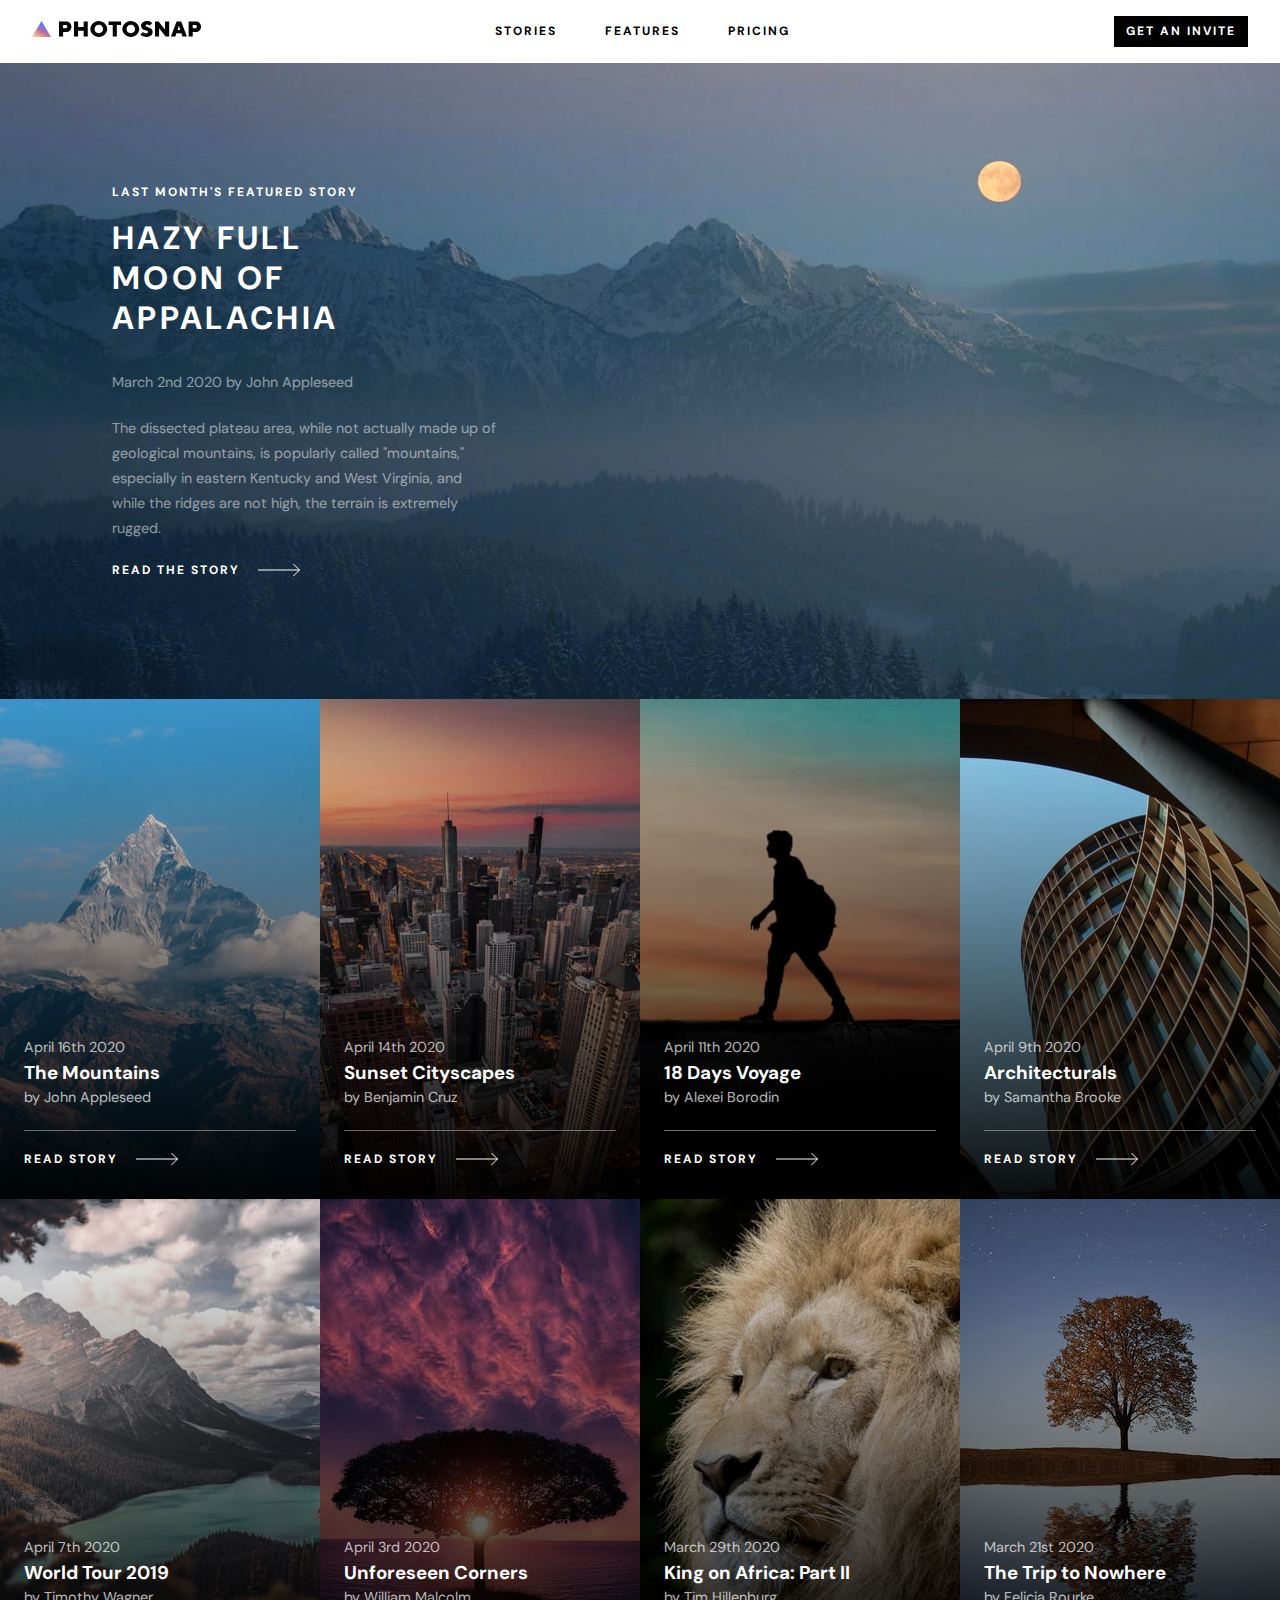
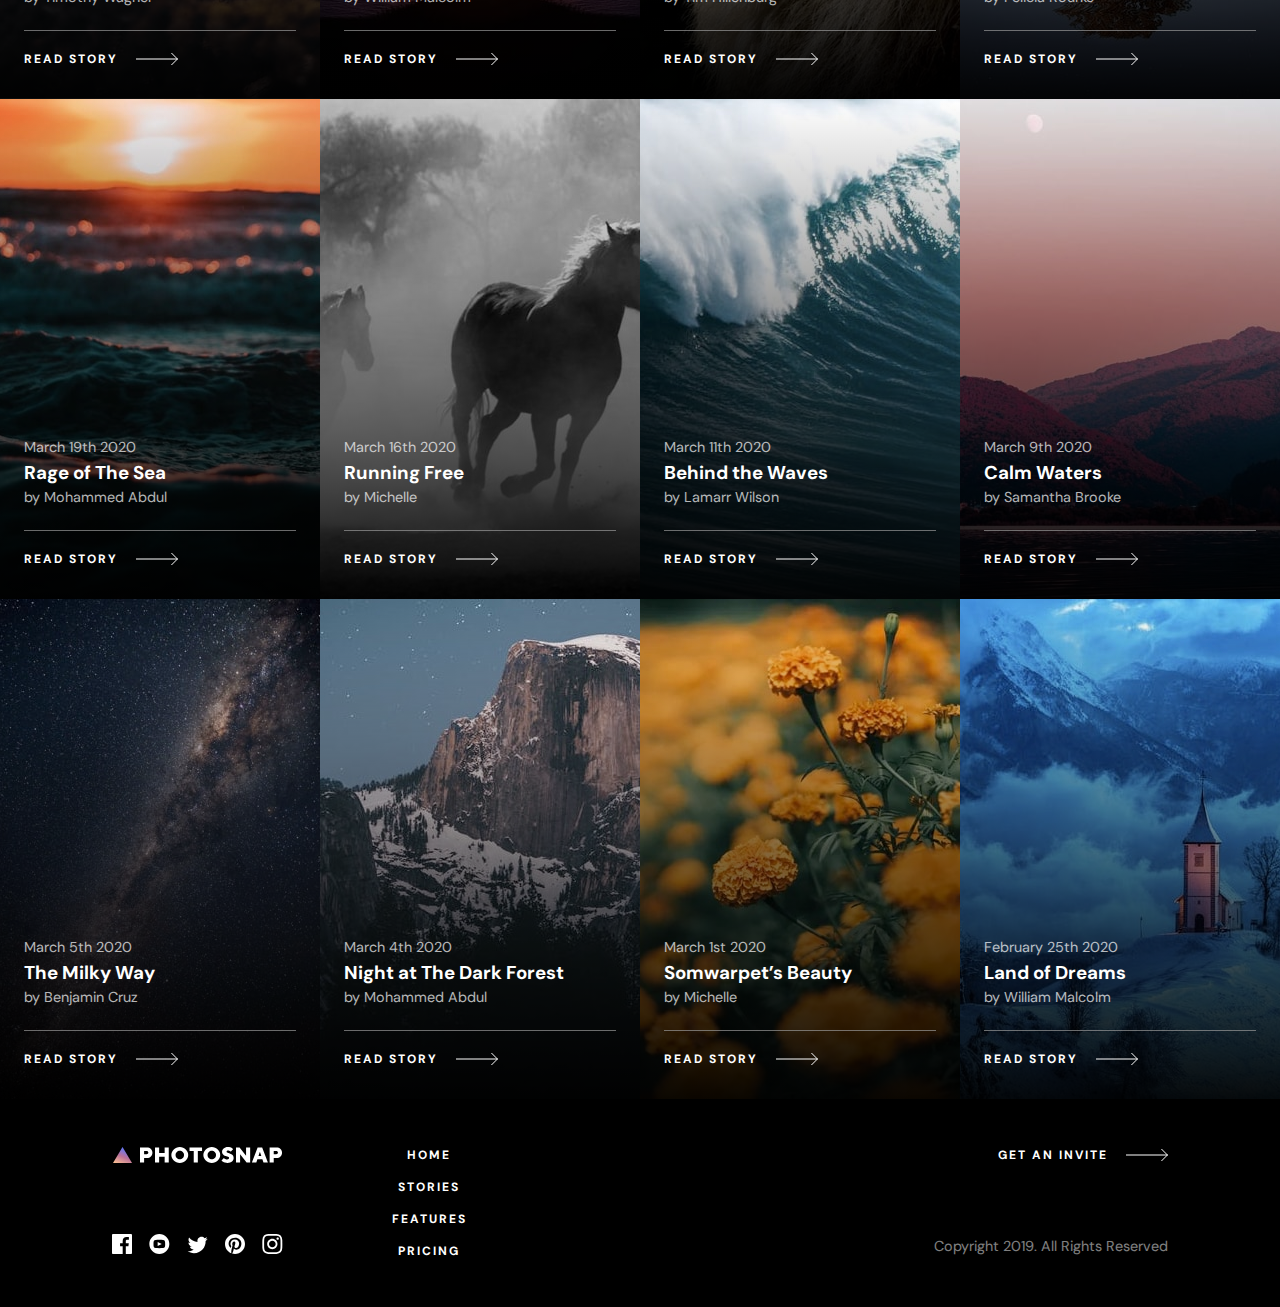
<file: stories.html>
<!DOCTYPE html>
<html lang="en">
<head>
  <meta charset="UTF-8">
  <meta name="viewport" content="width=device-width, initial-scale=1.0">

  <link rel="icon" type="image/png" sizes="32x32" href="./assets/favicon-32x32.png">
  
 

 <link rel="stylesheet" href="stories-styles.css">
 <link rel="stylesheet" href="stories-media-query.css">

 <link rel="preconnect" href="https://fonts.gstatic.com">
<link href="https://fonts.googleapis.com/css2?family=DM+Sans:wght@400;700&display=swap" rel="stylesheet">



  <title>Frontend Mentor | Photosnap Website Challenge</title>
</head>
<body>

  <nav>
    <div class="navbar container">
      <a class="logo" href="index.html"><img src="assets/shared/desktop/logo.svg" alt="photosnap logo"></a>
      
      <div id="menu">
        <img src="assets/shared/mobile/menu.svg" alt="">
      </div>
    </div>

    <div id="nav-links">
      <div class="container">
        <a class="page-links" href="stories.html">Stories</a>
        <a class="page-links" href="features.html">Features</a>
        <a class="page-links" href="pricing.html">Pricing</a>

         <a class="invite" href="#">Get an invite</a>
      </div>
      
    </div>

  </nav>



  <section class="top">
    <div class="image"></div>
    <div class="container">
      <div class="text">
        <h5>Last month's featured story</h5>
        <h1>Hazy full <br> moon of <br> Appalachia</h1>
        <p>March 2nd 2020 <span>by John Appleseed</span></p>
        <p>The dissected plateau area, while not actually made up of geological mountains, is popularly called "mountains," especially in eastern Kentucky and West Virginia, and while the ridges are not high, the terrain is extremely rugged.</p>
        <a class="link-arrow read-story" href="#"> Read the story <svg width="42" height="14" viewBox="0 0 42 14" fill="none" xmlns="http://www.w3.org/2000/svg">
          <path d="M0 7H41.864" stroke="white"/>
          <path d="M35.4282 1L41.4282 7L35.4282 13" stroke="white"/>
          </svg>
          </a>
      </div>
    </div>
  </section>





  <section class="stories">
      
    <div class="individual-stories mountain">
      <div class="wrapper">
        <p>April 16th 2020</p>
        <h3>The Mountains</h3>
        <p>by John Appleseed</p>
        <div class="read-story">
          <a class="link-arrow" href="#">Read Story <svg width="42" height="14" viewBox="0 0 42 14" fill="none" xmlns="http://www.w3.org/2000/svg">
            <path d="M0 7H41.864" stroke="white"/>
            <path d="M35.4282 1L41.4282 7L35.4282 13" stroke="white"/>
            </svg>
            </a>
        </div>
        <div class="stories-bar"></div>
      </div>
    </div>

    <div class="individual-stories cityscapes">
      <div class="wrapper">
        <p>April 14th 2020</p>
        <h3>Sunset Cityscapes</h3>
        <p>by Benjamin Cruz</p>
        <div class="read-story">
          <a class="link-arrow" href="#">Read Story <svg width="42" height="14" viewBox="0 0 42 14" fill="none" xmlns="http://www.w3.org/2000/svg">
            <path d="M0 7H41.864" stroke="white"/>
            <path d="M35.4282 1L41.4282 7L35.4282 13" stroke="white"/>
            </svg>
            </a>
        </div>
        <div class="stories-bar"></div>
      </div>
    </div>

    <div class="individual-stories voyage">
      <div class="wrapper">
        <p>April 11th 2020</p>
        <h3>18 Days Voyage</h3>
        <p>by Alexei Borodin</p>
        <div class="read-story">
          <a class="link-arrow" href="#">Read Story <svg width="42" height="14" viewBox="0 0 42 14" fill="none" xmlns="http://www.w3.org/2000/svg">
            <path d="M0 7H41.864" stroke="white"/>
            <path d="M35.4282 1L41.4282 7L35.4282 13" stroke="white"/>
            </svg>
            </a>
        </div>
        <div class="stories-bar"></div>
      </div>
    </div>

    <div class="individual-stories architecture">
      <div class="wrapper">
        <p>April 9th 2020</p>
        <h3>Architecturals</h3>
        <p>by Samantha Brooke</p>
       <div class="read-story">
         <a class="link-arrow" href="#">Read Story <svg width="42" height="14" viewBox="0 0 42 14" fill="none" xmlns="http://www.w3.org/2000/svg">
          <path d="M0 7H41.864" stroke="white"/>
          <path d="M35.4282 1L41.4282 7L35.4282 13" stroke="white"/>
          </svg>
          </a>
       </div>
       <div class="stories-bar"></div>
      </div>
    </div>


<!-- /**********/ -->

    <div class="individual-stories world-tour">
      <div class="wrapper">
        <p>April 7th 2020</p>
        <h3>World Tour 2019</h3>
        <p>by Timothy Wagner</p>
       <div class="read-story">
         <a class="link-arrow" href="#">Read Story <svg width="42" height="14" viewBox="0 0 42 14" fill="none" xmlns="http://www.w3.org/2000/svg">
          <path d="M0 7H41.864" stroke="white"/>
          <path d="M35.4282 1L41.4282 7L35.4282 13" stroke="white"/>
          </svg>
          </a>
        </div>
        <div class="stories-bar"></div>
      </div>
    </div>

    <div class="individual-stories unforeseen">
      <div class="wrapper">
        <p>April 3rd 2020</p>
        <h3>Unforeseen Corners</h3>
        <p>by William Malcolm</p>
       <div class="read-story">
         <a class="link-arrow" href="#">Read Story <svg width="42" height="14" viewBox="0 0 42 14" fill="none" xmlns="http://www.w3.org/2000/svg">
          <path d="M0 7H41.864" stroke="white"/>
          <path d="M35.4282 1L41.4282 7L35.4282 13" stroke="white"/>
          </svg>
          </a>
        </div>
        <div class="stories-bar"></div>  
      </div>
    </div>

    <div class="individual-stories africa">
      <div class="wrapper">
        <p>March 29th 2020</p>
        <h3>King on Africa: Part II</h3>
        <p>by Tim Hillenburg</p>
       <div class="read-story">
         <a class="link-arrow" href="#">Read Story <svg width="42" height="14" viewBox="0 0 42 14" fill="none" xmlns="http://www.w3.org/2000/svg">
          <path d="M0 7H41.864" stroke="white"/>
          <path d="M35.4282 1L41.4282 7L35.4282 13" stroke="white"/>
          </svg>
          </a>
        </div>
        <div class="stories-bar"></div>
      </div>
    </div>

    <div class="individual-stories nowhere">
      <div class="wrapper">
        <p>March 21st 2020</p>
        <h3>The Trip to Nowhere</h3>
        <p>by Felicia Rourke</p>
       <div class="read-story">
         <a class="link-arrow" href="#">Read Story <svg width="42" height="14" viewBox="0 0 42 14" fill="none" xmlns="http://www.w3.org/2000/svg">
          <path d="M0 7H41.864" stroke="white"/>
          <path d="M35.4282 1L41.4282 7L35.4282 13" stroke="white"/>
          </svg>
          </a>
        </div>
        <div class="stories-bar"></div>
      </div>
    </div>

    <div class="individual-stories rage">
      <div class="wrapper">
        <p>March 19th 2020</p>
        <h3>Rage of The Sea</h3>
        <p>by Mohammed Abdul</p>
       <div class="read-story">
         <a class="link-arrow" href="#">Read Story <svg width="42" height="14" viewBox="0 0 42 14" fill="none" xmlns="http://www.w3.org/2000/svg">
          <path d="M0 7H41.864" stroke="white"/>
          <path d="M35.4282 1L41.4282 7L35.4282 13" stroke="white"/>
          </svg>
          </a>
        </div>
        <div class="stories-bar"></div>
      </div>
    </div>

    <div class="individual-stories running">
      <div class="wrapper">
        <p>March 16th 2020</p>
        <h3>Running Free</h3>
        <p>by Michelle</p>
       <div class="read-story">
         <a class="link-arrow" href="#">Read Story <svg width="42" height="14" viewBox="0 0 42 14" fill="none" xmlns="http://www.w3.org/2000/svg">
          <path d="M0 7H41.864" stroke="white"/>
          <path d="M35.4282 1L41.4282 7L35.4282 13" stroke="white"/>
          </svg>
          </a>
        </div>
        <div class="stories-bar"></div>
      </div>
    </div>

    <div class="individual-stories waves">
      <div class="wrapper">
        <p>March 11th 2020</p>
        <h3>Behind the Waves</h3>
        <p>by Lamarr Wilson</p>
       <div class="read-story">
         <a class="link-arrow" href="#">Read Story <svg width="42" height="14" viewBox="0 0 42 14" fill="none" xmlns="http://www.w3.org/2000/svg">
          <path d="M0 7H41.864" stroke="white"/>
          <path d="M35.4282 1L41.4282 7L35.4282 13" stroke="white"/>
          </svg>
          </a>
        </div>
        <div class="stories-bar"></div>
      </div>
    </div>

    <div class="individual-stories calm-waters">
      <div class="wrapper">
        <p>March 9th 2020</p>
        <h3>Calm Waters</h3>
        <p>by Samantha Brooke</p>
       <div class="read-story">
         <a class="link-arrow" href="#">Read Story <svg width="42" height="14" viewBox="0 0 42 14" fill="none" xmlns="http://www.w3.org/2000/svg">
          <path d="M0 7H41.864" stroke="white"/>
          <path d="M35.4282 1L41.4282 7L35.4282 13" stroke="white"/>
          </svg>
          </a>
        </div>
        <div class="stories-bar"></div>
      </div>
    </div>

    <div class="individual-stories milky-way">
      <div class="wrapper">
        <p>March 5th 2020</p>
        <h3>The Milky Way</h3>
        <p>by Benjamin Cruz</p>
       <div class="read-story">
         <a class="link-arrow" href="#">Read Story <svg width="42" height="14" viewBox="0 0 42 14" fill="none" xmlns="http://www.w3.org/2000/svg">
          <path d="M0 7H41.864" stroke="white"/>
          <path d="M35.4282 1L41.4282 7L35.4282 13" stroke="white"/>
          </svg>
          </a>
        </div>
        <div class="stories-bar"></div>
      </div>
    </div>

    <div class="individual-stories dark-forest">
      <div class="wrapper">
        <p>March 4th 2020</p>
        <h3>Night at The Dark Forest</h3>
        <p>by  Mohammed Abdul</p>
       <div class="read-story">
         <a class="link-arrow" href="#">Read Story <svg width="42" height="14" viewBox="0 0 42 14" fill="none" xmlns="http://www.w3.org/2000/svg">
          <path d="M0 7H41.864" stroke="white"/>
          <path d="M35.4282 1L41.4282 7L35.4282 13" stroke="white"/>
          </svg>
          </a>
        </div>
        <div class="stories-bar"></div>
      </div>
    </div>

    <div class="individual-stories beauty">
      <div class="wrapper">
        <p>March 1st 2020</p>
        <h3>Somwarpet’s Beauty</h3>
        <p>by Michelle</p>
       <div class="read-story">
         <a class="link-arrow" href="#">Read Story <svg width="42" height="14" viewBox="0 0 42 14" fill="none" xmlns="http://www.w3.org/2000/svg">
          <path d="M0 7H41.864" stroke="white"/>
          <path d="M35.4282 1L41.4282 7L35.4282 13" stroke="white"/>
          </svg>
          </a>
        </div>
        <div class="stories-bar"></div>
      </div>
    </div>

    <div class="individual-stories dreams">
      <div class="wrapper">
        <p>February 25th 2020</p>
        <h3>Land of Dreams</h3>
        <p>by William Malcolm</p>
       <div class="read-story">
         <a class="link-arrow" href="#">Read Story <svg width="42" height="14" viewBox="0 0 42 14" fill="none" xmlns="http://www.w3.org/2000/svg">
          <path d="M0 7H41.864" stroke="white"/>
          <path d="M35.4282 1L41.4282 7L35.4282 13" stroke="white"/>
          </svg>
          </a>
        </div>
        <div class="stories-bar"></div>
      </div>
    </div>
    

  </section>
  

 <!-- FOOTER -->

 <footer>

  <div class="logo-socials">
    <a href="index.html">
      <svg width="170" height="16" viewBox="0 0 170 16" fill="none" xmlns="http://www.w3.org/2000/svg">
        <path fill-rule="evenodd" clip-rule="evenodd" d="M70.1027 15.3622C69.0721 15.7874 67.9658 16 66.7838 16C65.5874 16 64.4775 15.7874 63.4541 15.3622C62.4306 14.9369 61.5405 14.3568 60.7838 13.6216C60.027 12.8865 59.4324 12.036 59 11.0703C58.5676 10.1045 58.3514 9.08108 58.3514 8C58.3514 6.91892 58.5676 5.8955 59 4.92973C59.4324 3.96396 60.027 3.11351 60.7838 2.37838C61.5405 1.64324 62.4306 1.06306 63.4541 0.637838C64.4775 0.212613 65.5874 0 66.7838 0C67.9658 0 69.0721 0.212613 70.1027 0.637838C71.1333 1.06306 72.027 1.64324 72.7838 2.37838C73.5405 3.11351 74.1351 3.96396 74.5676 4.92973C75 5.8955 75.2162 6.91892 75.2162 8C75.2162 9.08108 75 10.1045 74.5676 11.0703C74.1351 12.036 73.5405 12.8865 72.7838 13.6216C72.027 14.3568 71.1333 14.9369 70.1027 15.3622ZM31.1081 11.027V15.5676H27V0.432432H33.8108C34.6468 0.432432 35.4108 0.565766 36.1027 0.832432C36.7946 1.0991 37.3856 1.47027 37.8757 1.94595C38.3658 2.42162 38.7477 2.98378 39.0216 3.63243C39.2955 4.28108 39.4324 4.98018 39.4324 5.72973C39.4324 6.49369 39.2955 7.1964 39.0216 7.83784C38.7477 8.47928 38.3658 9.03784 37.8757 9.51351C37.3856 9.98919 36.7946 10.3604 36.1027 10.627C35.4108 10.8937 34.6468 11.027 33.8108 11.027H31.1081ZM31.1081 7.35135H33.5946C34.0847 7.35135 34.4955 7.18919 34.827 6.86486C35.1586 6.54054 35.3243 6.16216 35.3243 5.72973C35.3243 5.2973 35.1586 4.91892 34.827 4.59459C34.4955 4.27027 34.0847 4.10811 33.5946 4.10811H31.1081V7.35135ZM46.1351 15.5676V9.72973H51.6486V15.5676H55.7568V0.432432H51.6486V6.05405H46.1351V0.432432H42.027V15.5676H46.1351ZM66.7838 12.3243C66.1928 12.3243 65.6378 12.2162 65.1189 12C64.6 11.7838 64.1532 11.4811 63.7784 11.0919C63.4036 10.7027 63.1081 10.245 62.8919 9.71892C62.6757 9.19279 62.5676 8.61982 62.5676 8C62.5676 7.38018 62.6757 6.80721 62.8919 6.28108C63.1081 5.75495 63.4036 5.2973 63.7784 4.90811C64.1532 4.51892 64.6 4.21622 65.1189 4C65.6378 3.78378 66.1928 3.67568 66.7838 3.67568C67.3748 3.67568 67.9261 3.78378 68.4378 4C68.9495 4.21622 69.3964 4.51892 69.7784 4.90811C70.1604 5.2973 70.4595 5.75495 70.6757 6.28108C70.8919 6.80721 71 7.38018 71 8C71 8.61982 70.8919 9.19279 70.6757 9.71892C70.4595 10.245 70.1604 10.7027 69.7784 11.0919C69.3964 11.4811 68.9495 11.7838 68.4378 12C67.9261 12.2162 67.3748 12.3243 66.7838 12.3243ZM84.8378 4.10811V15.5676H80.7297V4.10811H76.5135V0.432432H89.0541V4.10811H84.8378ZM98.7838 16C99.9658 16 101.072 15.7874 102.103 15.3622C103.133 14.9369 104.027 14.3568 104.784 13.6216C105.541 12.8865 106.135 12.036 106.568 11.0703C107 10.1045 107.216 9.08108 107.216 8C107.216 6.91892 107 5.8955 106.568 4.92973C106.135 3.96396 105.541 3.11351 104.784 2.37838C104.027 1.64324 103.133 1.06306 102.103 0.637838C101.072 0.212613 99.9658 0 98.7838 0C97.5874 0 96.4775 0.212613 95.4541 0.637838C94.4306 1.06306 93.5405 1.64324 92.7838 2.37838C92.027 3.11351 91.4324 3.96396 91 4.92973C90.5676 5.8955 90.3514 6.91892 90.3514 8C90.3514 9.08108 90.5676 10.1045 91 11.0703C91.4324 12.036 92.027 12.8865 92.7838 13.6216C93.5405 14.3568 94.4306 14.9369 95.4541 15.3622C96.4775 15.7874 97.5874 16 98.7838 16ZM97.1189 12C97.6378 12.2162 98.1928 12.3243 98.7838 12.3243C99.3748 12.3243 99.9261 12.2162 100.438 12C100.95 11.7838 101.396 11.4811 101.778 11.0919C102.16 10.7027 102.459 10.245 102.676 9.71892C102.892 9.19279 103 8.61982 103 8C103 7.38018 102.892 6.80721 102.676 6.28108C102.459 5.75495 102.16 5.2973 101.778 4.90811C101.396 4.51892 100.95 4.21622 100.438 4C99.9261 3.78378 99.3748 3.67568 98.7838 3.67568C98.1928 3.67568 97.6378 3.78378 97.1189 4C96.6 4.21622 96.1532 4.51892 95.7784 4.90811C95.4036 5.2973 95.1081 5.75495 94.8919 6.28108C94.6757 6.80721 94.5676 7.38018 94.5676 8C94.5676 8.61982 94.6757 9.19279 94.8919 9.71892C95.1081 10.245 95.4036 10.7027 95.7784 11.0919C96.1532 11.4811 96.6 11.7838 97.1189 12ZM114.568 16C115.519 16 116.369 15.8667 117.119 15.6C117.868 15.3333 118.503 14.973 119.022 14.5189C119.541 14.0649 119.937 13.5387 120.211 12.9405C120.485 12.3423 120.622 11.7045 120.622 11.027C120.622 10.1477 120.449 9.42703 120.103 8.86487C119.757 8.3027 119.324 7.84865 118.805 7.5027C118.286 7.15676 117.721 6.88288 117.108 6.68108C116.495 6.47928 115.93 6.29189 115.411 6.11892C114.892 5.94595 114.459 5.76216 114.114 5.56757C113.768 5.37297 113.595 5.1027 113.595 4.75676C113.595 4.42523 113.742 4.12613 114.038 3.85946C114.333 3.59279 114.726 3.45946 115.216 3.45946C115.591 3.45946 115.93 3.52072 116.232 3.64324C116.535 3.76577 116.795 3.90631 117.011 4.06486C117.27 4.23784 117.501 4.43243 117.703 4.64865L120.081 2.16216C119.735 1.75856 119.31 1.3982 118.805 1.08108C118.373 0.807207 117.825 0.558559 117.162 0.335135C116.499 0.111712 115.706 0 114.784 0C113.919 0 113.133 0.12973 112.427 0.389189C111.721 0.648649 111.119 0.994595 110.622 1.42703C110.124 1.85946 109.739 2.35676 109.465 2.91892C109.191 3.48108 109.054 4.05766 109.054 4.64865C109.054 5.52793 109.227 6.24865 109.573 6.81081C109.919 7.37297 110.351 7.82703 110.87 8.17297C111.389 8.51892 111.955 8.79279 112.568 8.99459C113.18 9.1964 113.746 9.38378 114.265 9.55676C114.784 9.72973 115.216 9.91351 115.562 10.1081C115.908 10.3027 116.081 10.573 116.081 10.9189C116.081 11.3514 115.908 11.7297 115.562 12.0541C115.216 12.3784 114.741 12.5405 114.135 12.5405C113.645 12.5405 113.202 12.4577 112.805 12.2919C112.409 12.1261 112.067 11.9423 111.778 11.7405C111.447 11.4955 111.151 11.2216 110.892 10.9189L108.514 13.4054C108.946 13.8955 109.458 14.3279 110.049 14.7027C110.553 15.0342 111.18 15.3333 111.93 15.6C112.679 15.8667 113.559 16 114.568 16ZM127.108 7.13514V15.5676H123V0.432432H126.568L133.054 8.86486V0.432432H137.162V15.5676H133.616L127.108 7.13514ZM143.324 15.5676L144.405 12.3243H149.378L150.459 15.5676H154.892L149.162 0.432432H144.622L138.892 15.5676H143.324ZM146.892 4.64865L145.486 9.08108H148.297L146.892 4.64865ZM160.73 15.5676V11.027H163.432C164.268 11.027 165.032 10.8937 165.724 10.627C166.416 10.3604 167.007 9.98919 167.497 9.51351C167.987 9.03784 168.369 8.47928 168.643 7.83784C168.917 7.1964 169.054 6.49369 169.054 5.72973C169.054 4.98018 168.917 4.28108 168.643 3.63243C168.369 2.98378 167.987 2.42162 167.497 1.94595C167.007 1.47027 166.416 1.0991 165.724 0.832432C165.032 0.565766 164.268 0.432432 163.432 0.432432H156.622V15.5676H160.73ZM160.73 7.35135H163.216C163.706 7.35135 164.117 7.18919 164.449 6.86486C164.78 6.54054 164.946 6.16216 164.946 5.72973C164.946 5.2973 164.78 4.91892 164.449 4.59459C164.117 4.27027 163.706 4.10811 163.216 4.10811H160.73V7.35135Z" fill="white"/>
        <path fill-rule="evenodd" clip-rule="evenodd" d="M0 16L9.5 0L19 16H0Z" fill="url(#paint0_linear)"/>
        <defs>
        <linearGradient id="paint0_linear" x1="9.5" y1="20" x2="16.6529" y2="3.01176" gradientUnits="userSpaceOnUse">
        <stop stop-color="#FFC593"/>
        <stop offset="0.519452" stop-color="#BC7198"/>
        <stop offset="1" stop-color="#5A77FF"/>
        </linearGradient>
        </defs>
        </svg>
    </a>


    <div class="socials">
            
      <a class="facebook" href="">
        <svg width="20" height="20" viewBox="0 0 20 20" fill="none" xmlns="http://www.w3.org/2000/svg">
          <linearGradient id="facebook" x1="100%" x2="0%" y1="0%" y2="100%"><stop offset="0%" stop-color="#63AFDB"/><stop offset="100%" stop-color="#6028F1"/></linearGradient>
          <path d="M18.8958 0H1.10417C0.494167 0 0 0.494167 0 1.10417V18.8967C0 19.5058 0.494167 20 1.10417 20H10.6833V12.255H8.07667V9.23667H10.6833V7.01083C10.6833 4.4275 12.2608 3.02083 14.5658 3.02083C15.67 3.02083 16.6183 3.10333 16.895 3.14V5.84L15.2967 5.84083C14.0433 5.84083 13.8008 6.43667 13.8008 7.31V9.2375H16.79L16.4008 12.2558H13.8008V20H18.8975C19.5058 20 20 19.5058 20 18.8958V1.10417C20 0.494167 19.5058 0 18.8958 0Z" fill="white"/>
        </svg>
      </a>
        
      <a class="youtube" href=""><svg width="21" height="20" viewBox="0 0 21 20" fill="none" xmlns="http://www.w3.org/2000/svg">
        <linearGradient id="youtube" x1="0%" x2="100%" y1="100%" y2="0%"><stop offset="0%" stop-color="#D3205A"/><stop offset="100%" stop-color="#FF5A5A"/></linearGradient>
        <path fill-rule="evenodd" clip-rule="evenodd" d="M10.3333 0C4.81081 0 0.333313 4.4775 0.333313 10C0.333313 15.5225 4.81081 20 10.3333 20C15.8558 20 20.3333 15.5225 20.3333 10C20.3333 4.4775 15.8558 0 10.3333 0ZM14.0341 14.0767C12.2825 14.1967 8.38081 14.1967 6.63165 14.0767C4.73498 13.9467 4.51415 13.0183 4.49998 10C4.51415 6.97583 4.73748 6.05333 6.63165 5.92333C8.38081 5.80333 12.2833 5.80333 14.0341 5.92333C15.9316 6.05333 16.1516 6.98167 16.1666 10C16.1516 13.0242 15.9291 13.9467 14.0341 14.0767ZM12.7641 9.99667L8.66665 8.04833V11.9517L12.7641 9.99667Z" fill="white"/>
        </svg>
      </a>
      <a class="twitter" href=""><svg width="21" height="18" viewBox="0 0 21 18" fill="none" xmlns="http://www.w3.org/2000/svg">
        <linearGradient id="twitter" x1="100%" x2="0%" y1="16.979%" y2="83.021%"><stop offset="0%" stop-color="#65FFEB"/><stop offset="100%" stop-color="#27718A"/></linearGradient>
        <path d="M20.6667 2.79746C19.9309 3.12412 19.14 3.34412 18.31 3.44329C19.1575 2.93579 19.8084 2.13162 20.1142 1.17329C19.3217 1.64329 18.4434 1.98496 17.5084 2.16912C16.7609 1.37162 15.6934 0.873291 14.5134 0.873291C11.8642 0.873291 9.91752 3.34496 10.5159 5.91079C7.10669 5.73996 4.08335 4.10662 2.05919 1.62412C0.984187 3.46829 1.50169 5.88079 3.32835 7.10246C2.65669 7.08079 2.02335 6.89662 1.47085 6.58912C1.42585 8.48996 2.78835 10.2683 4.76169 10.6641C4.18419 10.8208 3.55169 10.8575 2.90835 10.7341C3.43002 12.3641 4.94502 13.55 6.74169 13.5833C5.01669 14.9358 2.84335 15.54 0.666687 15.2833C2.48252 16.4475 4.64002 17.1266 6.95669 17.1266C14.575 17.1266 18.8792 10.6925 18.6192 4.92162C19.4209 4.34246 20.1167 3.61996 20.6667 2.79746Z" fill="white"/>
        </svg>
        </a>
      <a class="pinterest" href=""><svg width="20" height="20" viewBox="0 0 20 20" fill="none" xmlns="http://www.w3.org/2000/svg">
        <linearGradient id="pinterest" x1="100%" x2="0%" y1="0%" y2="100%"><stop offset="0%" stop-color="#F6C683"/><stop offset="100%" stop-color="#DE3838"/></linearGradient>
        <path d="M10 0C4.4775 0 0 4.47667 0 10C0 14.2367 2.63583 17.855 6.35583 19.3117C6.26833 18.5208 6.18917 17.3075 6.39083 16.4442C6.5725 15.6633 7.56333 11.4733 7.56333 11.4733C7.56333 11.4733 7.26417 10.8742 7.26417 9.98833C7.26417 8.59833 8.07 7.56 9.07333 7.56C9.92583 7.56 10.3383 8.20083 10.3383 8.96833C10.3383 9.82583 9.7925 11.1083 9.51 12.2975C9.27417 13.2925 10.0092 14.105 10.9908 14.105C12.7683 14.105 14.1342 12.2308 14.1342 9.52583C14.1342 7.13167 12.4142 5.4575 9.9575 5.4575C7.1125 5.4575 5.4425 7.59167 5.4425 9.79667C5.4425 10.6558 5.77333 11.5783 6.18667 12.0783C6.26833 12.1775 6.28 12.265 6.25583 12.3658L5.97833 13.4992C5.93417 13.6825 5.83333 13.7217 5.64333 13.6333C4.39417 13.0517 3.61333 11.2258 3.61333 9.75917C3.61333 6.605 5.905 3.7075 10.2208 3.7075C13.69 3.7075 16.3858 6.18 16.3858 9.48333C16.3858 12.93 14.2133 15.7033 11.1967 15.7033C10.1833 15.7033 9.23083 15.1775 8.905 14.555L8.28167 16.9325C8.05583 17.8017 7.44667 18.8908 7.03833 19.5542C7.975 19.8433 8.96917 20 10 20C15.5225 20 20 15.5225 20 10C20 4.47667 15.5225 0 10 0Z" fill="white"/>
        </svg>
        </a>
      <a class="instagram" href=""><svg width="21" height="20" viewBox="0 0 21 20" fill="none" xmlns="http://www.w3.org/2000/svg">
        <linearGradient id="instagram" x1="0%" x2="50%" y1="100%" y2="0%"><stop offset="0%" stop-color="#FFC593"/><stop offset="51.945%" stop-color="#BC7198"/><stop offset="100%" stop-color="#5A77FF"/></linearGradient>
        <path fill-rule="evenodd" clip-rule="evenodd" d="M10.3333 0C7.61748 0 7.27748 0.0116667 6.21081 0.06C2.57915 0.226667 0.560813 2.24167 0.394146 5.87667C0.34498 6.94417 0.333313 7.28417 0.333313 10C0.333313 12.7158 0.34498 13.0567 0.393313 14.1233C0.55998 17.755 2.57498 19.7733 6.20998 19.94C7.27748 19.9883 7.61748 20 10.3333 20C13.0491 20 13.39 19.9883 14.4566 19.94C18.085 19.7733 20.1083 17.7583 20.2725 14.1233C20.3216 13.0567 20.3333 12.7158 20.3333 10C20.3333 7.28417 20.3216 6.94417 20.2733 5.8775C20.11 2.24917 18.0925 0.2275 14.4575 0.0608333C13.39 0.0116667 13.0491 0 10.3333 0ZM10.3333 1.8025C13.0033 1.8025 13.32 1.8125 14.375 1.86083C17.085 1.98417 18.3508 3.27 18.4741 5.96C18.5225 7.01417 18.5316 7.33083 18.5316 10.0008C18.5316 12.6717 18.5216 12.9875 18.4741 14.0417C18.35 16.7292 17.0875 18.0175 14.375 18.1408C13.32 18.1892 13.005 18.1992 10.3333 18.1992C7.66331 18.1992 7.34665 18.1892 6.29248 18.1408C3.57581 18.0167 2.31665 16.725 2.19331 14.0408C2.14498 12.9867 2.13498 12.6708 2.13498 10C2.13498 7.33 2.14581 7.01417 2.19331 5.95917C2.31748 3.27 3.57998 1.98333 6.29248 1.86C7.34748 1.8125 7.66331 1.8025 10.3333 1.8025ZM5.19831 10C5.19831 7.16417 7.49748 4.865 10.3333 4.865C13.1691 4.865 15.4683 7.16417 15.4683 10C15.4683 12.8367 13.1691 15.1358 10.3333 15.1358C7.49748 15.1358 5.19831 12.8358 5.19831 10ZM10.3333 13.3333C8.49248 13.3333 6.99998 11.8417 6.99998 10C6.99998 8.15917 8.49248 6.66667 10.3333 6.66667C12.1741 6.66667 13.6666 8.15917 13.6666 10C13.6666 11.8417 12.1741 13.3333 10.3333 13.3333ZM14.4708 4.6625C14.4708 4 15.0083 3.4625 15.6716 3.4625C16.3341 3.4625 16.8708 4 16.8708 4.6625C16.8708 5.325 16.3341 5.8625 15.6716 5.8625C15.0083 5.8625 14.4708 5.325 14.4708 4.6625Z" fill="white"/>
        </svg>
        </a>
    </div>
  </div>

  <div class="footer-links">
    <a href="index.html">Home</a>
    <a href="stories.html">Stories</a>
    <a href="features.html">Features</a>
    <a href="pricing.html">Pricing</a>
  </div>  

  <div class="invite-copyright">
    <a class="link-arrow invite" href="#">Get an invite <svg width="42" height="14" viewBox="0 0 42 14" fill="none" xmlns="http://www.w3.org/2000/svg">
      <path d="M0 7H41.864" stroke="white"/>
      <path d="M35.4282 1L41.4282 7L35.4282 13" stroke="white"/>
      </svg>
      </a>
    <p>Copyright 2019. All Rights Reserved</p>
  </div>      

</footer>



<script src="java.js"></script>
</body>
</html>
</file>
<file: index-styles.css>
*{
    margin: 0;
    padding: 0;
    box-sizing: border-box;
    list-style: none;
    text-decoration: none;
    font-family: 'DM Sans', sans-serif;
    background-repeat: no-repeat;
    background-position: center;
    background-size: cover;
}

h1, h2, h3, h4, a{
    font-weight: 700;
}
h1{
    font-size: 2rem;
    letter-spacing: 3.33px;
    line-height: 40px;
    text-transform: uppercase;
    margin-bottom: 1em;
}
p{
    font-weight: 400;
    font-size: .9rem;
    line-height: 25px;
    opacity: 50%;
    margin-bottom: 3.43em;
}
a{
    text-transform: uppercase;
    letter-spacing: 2px;
    font-size: .75rem;
}
.image img{
    display: block;
}
.link-arrow:hover{
    text-decoration: underline black;
}

.social-icon-gradient{
    height: 0;
    position: absolute;
}


.container{
    padding: 4.5em 2em;
    position: relative;
}



/***************/
/***************/


/* NAV */

#menu{
    cursor: pointer;
}
.navbar{
    display: flex;
    justify-content: space-between;
    align-items: center;
}
nav .container{
    padding-top: 1em;
    padding-bottom: 1em;
}

#nav-links .container{
    display: flex;
    flex-direction: column;
    gap: 20px;
    justify-self: center;
    align-items: center;
    background-color: white;
    padding-top: 2em;
    padding-bottom: 1em;
}
#nav-links a{
    color: black;
    width: 100%;
    text-align: center;
}
#nav-links a:nth-child(3){
    border-bottom: 1px solid #979797;
    padding-bottom: 20px;
}
#nav-links .invite{
    background-color: black;
    color: white;
    padding: 10px 0;
}
#nav-links{
    position: absolute;
    width: 100%;
    display: none;
}









.bar{
    width: 128px;
    height: 6px;
    position: absolute;
    background-image: linear-gradient(#5A77FF, #BC7198, #FFC593);
    top: 0;
}

.image{
    min-height: 18.4em;
}
.create-and-share .image{
    background-image: url(assets/home/mobile/create-and-share.jpg);
}
.beautiful-stories .image{
    background-image: url(assets/home/mobile/beautiful-stories.jpg);
}
.design-for-everyone .image{
    background-image: url(assets/home/mobile/designed-for-everyone.jpg);
}

.create-and-share .container{
    background: black;
}
.create-and-share h1,
.create-and-share p,
.invite{
    color: white;
}

.view{
    color: black;
}
.link-arrow{
    display: flex;
    align-items: center;
    gap: 18px;
}




/* STORIES */

.individual-stories{
    height: 23.4em;
    color: white;
}
.stories p{
    border-bottom: 1px solid #979797;
    padding-bottom: 20px;
}
.wrapper{
    height: 100%;
    display: flex;
    flex-direction: column;
    justify-content: flex-end;
    padding: 2em 1.5em;
}
.read-story{
    display: flex;
    justify-content: space-between;
}
.read-story a{
    color: white;
    width: 100%;
}

.mountain{
    background-image: linear-gradient(hsl(0, 0%, 100%, .0), rgba(0, 0, 0, 0.95)), url(assets/stories/mobile/mountains.jpg);
}
.cityscapes{
    background-image: linear-gradient(hsl(0, 0%, 100%, .0), rgba(0, 0, 0, 0.95)), url(assets/stories/mobile/cityscapes.jpg);
}
.voyage{
    background-image: linear-gradient(hsl(0, 0%, 100%, .0), rgba(0, 0, 0, 0.95)), url(assets/stories/mobile/18-days-voyage.jpg);
}
.architecture{
    background-image: linear-gradient(hsl(0, 0%, 100%, .0), rgba(0, 0, 0, 0.95)), url(assets/stories/mobile/architecturals.jpg);
}



/* FEATURES */

.features{
    text-align: center;
    padding: 4em 2em;
}
.individual-features + .individual-features{
    margin-top: 4em;
}
.individual-features h3{
    margin-bottom: 1em;
}

.feature-img{
    display: flex;
    justify-content: center;
    align-items: center;
    height: 30%;
    margin-bottom: 2em;
}




/* FOOTER */

footer{
    background: black;
    color: white;
    padding: 3em;
    text-align: center;
}
footer a{
    color: white;
}

.socials{
    margin-top: 2em;
}
.socials a + a{
    margin-left: 1em;
}

.footer-links{
    display: flex;
    flex-direction: column;
    gap: 1em;
    margin-top: 3em;
    margin-bottom: 8em;
}

.invite-copyright p{
    margin-top: 3em;
}
footer .link-arrow{
    justify-content: center;
}
</file>
<file: index-media-query.css>
@media (min-width: 900px) {

        /* NAVBAR */
            
        #menu{
            display: none;
        }
        #nav-links .container{
            display: flex;
            flex-direction: row;
            gap: 0;
            justify-self: normal;
            align-items: center;
            background-color: white;
            padding-top: 1em;
            padding-bottom: 1em;
        }
        #nav-links{
            position: relative;
            width: 100%;
            display: block;
        }
        nav{
            display: flex;
        }
        #nav-links a:nth-child(3){
            border-bottom: none;
            padding-bottom: 0;
        }
        #nav-links .invite{
            background-color: black;
            color: white;
            padding: .62em 1em;
            margin-left: auto;
        }
        #nav-links .invite:hover{
            background: #DFDFDF;
            color: black;
        }
        #nav-links a{
            width: initial;
        }
        .page-links:nth-child(1),
        .page-links:nth-child(2){
            margin-right: 4em;
        }
        .page-links:first-child{
            margin-left: auto;
        }
        .page-links:nth-child(3){
            margin-right: 8em;
        }

        .page-links:hover,
        .footer-links a:hover{
            opacity: 50%;
        }
        .invite:hover{
            text-decoration: underline white;
        }
        .view:hover{
            text-decoration: underline black;
        }

        /* TOP SECTION */

        .flex{
            display: flex;
        }
        .flex:nth-child(2n + 1){
            flex-direction: row-reverse;
        }
        .flex .container{
            padding: 10.8em 7em;
        }
        .text{
            width: 24em;
        }

        .create-and-share .bar{
            height: 19em;
            width: 6px;
            left: 0;
            top: 25%;
        }

        .image{
            width: 100%;
        }

        .create-and-share .image{
            background-image: url(assets/home/desktop/create-and-share.jpg);
        }
        .beautiful-stories .image{
            background-image: url(assets/home/desktop/beautiful-stories.jpg);
        }
        .design-for-everyone .image{
            background-image: url(assets/home/desktop/designed-for-everyone.jpg);
        }




        /* STORIES */

        .stories{
            display: grid;
            grid-template-columns: repeat(4, 1fr);
        }

        .individual-stories{
            height: 31.25em;
            transition: all ease-in-out .3s;
            position: relative;
        }
        .individual-stories:hover{
            transform: translateY(-2em);
        }
        .mountain{
            background-image: linear-gradient(hsl(0, 0%, 100%, .0), rgba(0, 0, 0, 0.95)), url(assets/stories/desktop/mountains.jpg);
        }
        .cityscapes{
            background-image: linear-gradient(hsl(0, 0%, 100%, .0), rgba(0, 0, 0, 0.95)), url(assets/stories/desktop/cityscapes.jpg);
        }
        .voyage{
            background-image: linear-gradient(hsl(0, 0%, 100%, .0), rgba(0, 0, 0, 0.95)), url(assets/stories/desktop/18-days-voyage.jpg);
        }
        .architecture{
            background-image: linear-gradient(hsl(0, 0%, 100%, .0), rgba(0, 0, 0, 0.95)), url(assets/stories/desktop/architecturals.jpg);
        }

        .wrapper{
            height: 100%;
            display: flex;
            flex-direction: column;
            justify-content: flex-end;
            padding: 2em 1.5em;
        }

        .stories-bar{
            width: 100%;
            height: 6px;
            position: absolute;
            bottom: 0;
            left: 0;
            background-image: linear-gradient(#5A77FF, #BC7198, #FFC593);
            display: none;
        }
        .stories-barActive{
            display: initial;
        }


        /* FEATURES */

        .features{
            display: grid;
            grid-template-columns: repeat(3, 1fr);
            padding: 7.5em 10em;
            gap: 2em;
        }
        .individual-features + .individual-features{
            margin-top: 0;
        }




        /* FOOTER */

        footer{
            display: flex;
            padding-left: 7em;
            padding-right: 7em;
        }
        .logo-socials{
            display: flex;
            flex-direction: column;
            justify-content: space-between;
        }
        .socials{
            margin: 0;
        }
        .facebook svg:hover > path{
            fill: url(#facebook);
        }
        .youtube svg:hover > path{
            fill: url(#youtube);
        }
        .twitter svg:hover > path{
            fill: url(#twitter);
        }
        .pinterest svg:hover > path{
            fill: url(#pinterest);
        }
        .instagram svg:hover > path{
            fill: url(#instagram);
        }
        .footer-links{
            margin: 0 0 0 6.8em;
        }
        .invite-copyright{
            margin-left: auto;
            display: flex;
            flex-direction: column;
            justify-content: space-between;
        }
        .invite-copyright p{
            margin: 0;
        }
        .invite-copyright a{
            justify-content: flex-end;
        }






}

@media (min-width: 768px) and (max-width: 899px) {

    /* NAVBAR */
        
    #menu{
        display: none;
    }
    #nav-links .container{
        display: flex;
        flex-direction: row;
        gap: 0;
        justify-self: normal;
        align-items: center;
        background-color: white;
        padding-top: 1em;
        padding-bottom: 1em;
    }
    #nav-links{
        position: relative;
        width: 100%;
        display: block;
    }
    nav{
        display: flex;
    }
    #nav-links a:nth-child(3){
        border-bottom: none;
        padding-bottom: 0;
    }
    #nav-links .invite{
        background-color: black;
        color: white;
        padding: .62em 1em;
        margin-left: auto;
    }
    #nav-links a{
        width: initial;
    }
    .page-links:nth-child(1),
    .page-links:nth-child(2){
        margin-right: 2em;
    }
    .page-links:first-child{
        margin-left: auto;
    }
    .page-links:nth-child(3){
        margin-right: 6em;
    }

   

    /* TOP SECTION */

    .flex{
        display: flex;
    }
    .flex:nth-child(2n + 1){
        flex-direction: row-reverse;
    }
    .flex .container{
        padding: 10.8em 5em;
    }

    .create-and-share .bar{
        height: 19em;
        width: 6px;
        left: 0;
        top: 25%;
    }

    .image{
        width: 100%;
    }

    .create-and-share .image{
        background-image: url(assets/home/tablet/create-and-share.jpg);
    }
    .beautiful-stories .image{
        background-image: url(assets/home/tablet/beautiful-stories.jpg);
    }
    .design-for-everyone .image{
        background-image: url(assets/home/tablet/designed-for-everyone.jpg);
    }




    /* STORIES */

    .stories{
        display: grid;
        grid-template-columns: repeat(2, 1fr);
    }

    .individual-stories{
        height: 31.25em;
        transition: all ease-in-out .3s;
        position: relative;
    }
    .mountain{
        background-image: linear-gradient(hsl(0, 0%, 100%, .0), rgba(0, 0, 0, 0.95)), url(assets/stories/desktop/mountains.jpg);
    }
    .cityscapes{
        background-image: linear-gradient(hsl(0, 0%, 100%, .0), rgba(0, 0, 0, 0.95)), url(assets/stories/desktop/cityscapes.jpg);
    }
    .voyage{
        background-image: linear-gradient(hsl(0, 0%, 100%, .0), rgba(0, 0, 0, 0.95)), url(assets/stories/desktop/18-days-voyage.jpg);
    }
    .architecture{
        background-image: linear-gradient(hsl(0, 0%, 100%, .0), rgba(0, 0, 0, 0.95)), url(assets/stories/desktop/architecturals.jpg);
    }

    .wrapper{
        height: 100%;
        display: flex;
        flex-direction: column;
        justify-content: flex-end;
        padding: 2em 1.5em;
    }

    .stories-bar{
        width: 100%;
        height: 6px;
        position: absolute;
        bottom: 0;
        left: 0;
        background-image: linear-gradient(#5A77FF, #BC7198, #FFC593);
        display: none;
    }


    /* FEATURES */

    .features{
        padding: 8em 10em;
    }




    /* FOOTER */

    footer{
        display: flex;
        position: relative;
        height: 16em;
    }
    .logo-socials{
        display: flex;
        flex-direction: column;
        justify-content: space-between;
    }
    .socials{
        margin: 0;
    }
    .footer-links{
        position: absolute;
        flex-direction: row;
    }
    .invite-copyright{
        margin-left: auto;
        display: flex;
        flex-direction: column;
        justify-content: space-between;
    }
    .invite-copyright p{
        margin: 0;
    }
    .invite-copyright a{
        justify-content: flex-end;
    }







}
</file>
<file: features-styles.css>
*{
    margin: 0;
    padding: 0;
    box-sizing: border-box;
    list-style: none;
    text-decoration: none;
    font-family: 'DM Sans', sans-serif;
    background-repeat: no-repeat;
    background-position: center;
    background-size: cover;
}

h1, h2, h3, h4, a{
    font-weight: 700;
}
h1{
    font-size: 2rem;
    letter-spacing: 3.33px;
    line-height: 40px;
    text-transform: uppercase;
    margin-bottom: 1em;
}
p{
    font-weight: 400;
    font-size: .9rem;
    line-height: 25px;
    opacity: 50%;
    margin-bottom: 1.43em;
}
a{
    text-transform: uppercase;
    letter-spacing: 2px;
    font-size: .75rem;
}
.image img{
    display: block;
}
.link-arrow:hover{
    text-decoration: underline black;
}

.social-icon-gradient{
    height: 0;
    position: absolute;
}




.link-arrow{
    display: flex;
    align-items: center;
    gap: 18px;
    color: white;
}
.bar{
    width: 128px;
    height: 6px;
    position: absolute;
    background-image: linear-gradient(#5A77FF, #BC7198, #FFC593);
    top: 0;
}

.image{
    height: 18.4em;
}
.container{
    padding: 4.5em 2em;
    position: relative;
}


/*************/
/*************/
/*************/



/* NAV */

#menu{
    cursor: pointer;
}
.navbar{
    display: flex;
    justify-content: space-between;
    align-items: center;
}
nav > .container{
    padding-top: 1em;
    padding-bottom: 1em;
}

#nav-links .container{
    display: flex;
    flex-direction: column;
    gap: 20px;
    justify-self: center;
    align-items: center;
    background-color: white;
    padding-top: 2em;
    padding-bottom: 1em;
}
#nav-links a{
    color: black;
    width: 100%;
    text-align: center;
}
#nav-links a:nth-child(3){
    border-bottom: 1px solid #979797;
    padding-bottom: 20px;
}
#nav-links .invite{
    background-color: black;
    color: white;
    padding: 10px 0;
}
#nav-links{
    position: absolute;
    width: 100%;
    display: none;
}



/* FEATURES */

.features{
    text-align: center;
    padding: 4em 2em;
}
.individual-features + .individual-features{
    margin-top: 4em;
}
.individual-features h3{
    margin-bottom: 1em;
}
.feature-img{
    display: flex;
    justify-content: center;
    align-items: center;
    height: 30%;
    margin-bottom: 2em;
}


.image{
    background-image: url(assets/features/mobile/hero.jpg);
}
.top .container{
    background-color: black;
    color: white;
}



.beta{
    background-image: linear-gradient(hsl(0, 0%, 100%, .0), rgba(0, 0, 0, 0.95)),url(assets/shared/mobile/bg-beta.jpg);
    color: white;
}






/* FOOTER */

footer{
    background: black;
    color: white;
    padding: 3em;
    text-align: center;
}
footer a{
    color: white;
}

.socials{
    margin-top: 2em;
}
.socials a + a{
    margin-left: 1em;
}

.footer-links{
    display: flex;
    flex-direction: column;
    gap: 1em;
    margin-top: 3em;
    margin-bottom: 8em;
}

.invite-copyright p{
    margin-top: 3em;
}
footer .link-arrow{
    justify-content: center;
}
</file>
<file: features-media-query.css>
@media (min-width: 900px) {

        /* NAVBAR */
            
        #menu{
            display: none;
        }
        #nav-links .container{
            display: flex;
            flex-direction: row;
            gap: 0;
            justify-self: normal;
            align-items: center;
            background-color: white;
            padding-top: 1em;
            padding-bottom: 1em;
        }
        #nav-links{
            position: relative;
            width: 100%;
            display: block;
        }
        nav{
            display: flex;
        }
        #nav-links a:nth-child(3){
            border-bottom: none;
            padding-bottom: 0;
        }
        #nav-links .invite{
            background-color: black;
            color: white;
            padding: .62em 1em;
            margin-left: auto;
        }
        #nav-links .invite:hover{
            background: #DFDFDF;
            color: black;
        }
        #nav-links a{
            width: initial;
        }
        .page-links:nth-child(1),
        .page-links:nth-child(2){
            margin-right: 4em;
        }
        .page-links:first-child{
            margin-left: auto;
        }
        .page-links:nth-child(3){
            margin-right: 8em;
        }

        .page-links:hover{
            opacity: 50%;
        }


        .top{
            display: flex;
            flex-direction: row-reverse;
        }
        .image{
            width: 100%;
            height: initial;
            background-image: url(assets/features/desktop/hero.jpg);
        }
        .top .container{
            padding: 10.8em 7em;
        }
        .text{
            width: 24em;
            position: relative;
        }
        .top .bar{
            width: 6px;
            height: 100%;
            left: -7em;
            
        }



        /* FEATURES */

        .features{
            display: grid;
            grid-template-columns: repeat(3, 1fr);
            padding: 7.5em 10em;
            gap: 2em;
        }
        .individual-features + .individual-features{
            margin-top: 0;
        }





        .beta{
            background-image: linear-gradient(hsl(0, 0%, 100%, .0), rgba(0, 0, 0, 0.95)),url(assets/shared/desktop/bg-beta.jpg);
            color: white;
        }
        .beta .bar{
            height: 100%;
            width: 6px;
            left: 0;
        }
        .beta .container{
            display: flex;
            justify-content: space-between;
            align-items: center;
            padding-left: 7em;
            padding-right: 7em;
        }
        .text h1{
            font-size: 2.5rem;
            line-height: 48px;
        }


        .beta .invite:hover,
        footer .invite:hover{
            text-decoration: underline white;
        }



        /* FOOTER */

        footer{
            display: flex;
            padding-left: 7em;
            padding-right: 7em;
        }
        .logo-socials{
            display: flex;
            flex-direction: column;
            justify-content: space-between;
        }
        .socials{
            margin: 0;
        }
        .facebook svg:hover > path{
            fill: url(#facebook);
        }
        .youtube svg:hover > path{
            fill: url(#youtube);
        }
        .twitter svg:hover > path{
            fill: url(#twitter);
        }
        .pinterest svg:hover > path{
            fill: url(#pinterest);
        }
        .instagram svg:hover > path{
            fill: url(#instagram);
        }
        .footer-links{
            margin: 0 0 0 6.8em;
        }
        .invite-copyright{
            margin-left: auto;
            display: flex;
            flex-direction: column;
            justify-content: space-between;
        }
        .invite-copyright p{
            margin: 0;
        }
        .invite-copyright a{
            justify-content: flex-end;
        }





    

}



@media (min-width: 768px) and (max-width: 899px){

    /* NAVBAR */
        
    #menu{
        display: none;
    }
    #nav-links .container{
        display: flex;
        flex-direction: row;
        gap: 0;
        justify-self: normal;
        align-items: center;
        background-color: white;
        padding-top: 1em;
        padding-bottom: 1em;
    }
    #nav-links{
        position: relative;
        width: 100%;
        display: block;
    }
    nav{
        display: flex;
    }
    #nav-links a:nth-child(3){
        border-bottom: none;
        padding-bottom: 0;
    }
    #nav-links .invite{
        background-color: black;
        color: white;
        padding: .62em 1em;
        margin-left: auto;
    }
    #nav-links a{
        width: initial;
    }
    .page-links:nth-child(1),
    .page-links:nth-child(2){
        margin-right: 2em;
    }
    .page-links:first-child{
        margin-left: auto;
    }
    .page-links:nth-child(3){
        margin-right: 6em;
    }



    .top{
        display: flex;
        flex-direction: row-reverse;
    }
    .image{
        width: 100%;
        height: initial;
        background-image: url(assets/features/tablet/hero.jpg);
    }
    .top .container{
        padding: 10.8em 4em;
    }
    .text{
        position: relative;
    }
    .top .bar{
        width: 6px;
        height: 100%;
        left: -4em;
        
    }



    /* FEATURES */

    .features{
        display: grid;
        grid-template-columns: repeat(2, 1fr);
        /* padding: 7.5em 10em; */
        row-gap: 2em;
    }
    .individual-features + .individual-features{
        margin-top: 0;
    }
    .individual-features{
        width: 18em;
        margin: 0 auto;
    }





    .beta{
        background-image: linear-gradient(hsl(0, 0%, 100%, .0), rgba(0, 0, 0, 0.95)),url(assets/shared/desktop/bg-beta.jpg);
        color: white;
    }
    .beta .bar{
        height: 100%;
        width: 6px;
        left: 0;
    }
    .beta .container{
        display: flex;
        justify-content: space-between;
        align-items: center;
    }
    .text h1{
        font-size: 2.5rem;
        line-height: 48px;
    }




    /* FOOTER */

    footer{
        display: flex;
        position: relative;
        height: 16em;
    }
    .logo-socials{
        display: flex;
        flex-direction: column;
        justify-content: space-between;
    }
    .socials{
        margin: 0;
    }
    .footer-links{
        position: absolute;
        flex-direction: row;
    }
    .invite-copyright{
        margin-left: auto;
        display: flex;
        flex-direction: column;
        justify-content: space-between;
    }
    .invite-copyright p{
        margin: 0;
    }
    .invite-copyright a{
        justify-content: flex-end;
    }




}
</file>
<file: pricing-styles.css>
*{
    margin: 0;
    padding: 0;
    box-sizing: border-box;
    list-style: none;
    text-decoration: none;
    font-family: 'DM Sans', sans-serif;
    background-repeat: no-repeat;
    background-position: center;
    background-size: cover;
}

h1, h2, h3, h4, a{
    font-weight: 700;
}
h1{
    font-size: 2rem;
    letter-spacing: 3.33px;
    line-height: 40px;
    text-transform: uppercase;
    margin-bottom: 1em;
}
p{
    font-weight: 400;
    font-size: .9rem;
    line-height: 25px;
    opacity: 50%;
    margin-bottom: 1.43em;
}
a{
    text-transform: uppercase;
    letter-spacing: 2px;
    font-size: .75rem;
}
.image img{
    display: block;
}
.link-arrow:hover{
    text-decoration: underline black;
}

.social-icon-gradient{
    height: 0;
    position: absolute;
}




.link-arrow{
    display: flex;
    align-items: center;
    gap: 18px;
    color: white;
}
.bar{
    width: 128px;
    height: 6px;
    position: absolute;
    background-image: linear-gradient(#5A77FF, #BC7198, #FFC593);
    top: 0;
}

.image{
    height: 18.4em;
}
.container{
    padding: 4.5em 2em;
    position: relative;
}


/*************/
/*************/
/*************/



/* NAV */

#menu{
    cursor: pointer;
}
.navbar{
    display: flex;
    justify-content: space-between;
    align-items: center;
}
nav > .container{
    padding-top: 1em;
    padding-bottom: 1em;
}

#nav-links .container{
    display: flex;
    flex-direction: column;
    gap: 20px;
    justify-self: center;
    align-items: center;
    background-color: white;
    padding-top: 2em;
    padding-bottom: 1em;
}
#nav-links a{
    color: black;
    width: 100%;
    text-align: center;
}
#nav-links a:nth-child(3){
    border-bottom: 1px solid #979797;
    padding-bottom: 20px;
}
#nav-links .invite{
    background-color: black;
    color: white;
    padding: 10px 0;
}
#nav-links{
    position: absolute;
    width: 100%;
    display: none;
}



/**********/
/**********/
/**********/

.top .image{
    background-image: url(assets/pricing/mobile/hero.jpg);
}
.top .container{
    background-color: black;
    color: white;
}


/* PRICE SECTION */

.price-section{
    padding-top: 4em;
}

.price-section > .container{
    padding-top: 0;
    padding-bottom: 0;
}

.timeframe{
    display: flex;
    justify-content: space-between;
    padding: 0 1em;
}
.year{
    opacity: 50%;
}
.toggle-year{
    opacity: 1;
}
.toggle-month{
    opacity: 50%;
}
.switch-container{
    width: 64px;
    height: 32px;
    border-radius: 100px;
    background-color: #DFDFDF;
    cursor: pointer;
    position: relative;
}
.switchContainerToggle{
    background-color: black;
}
.switch{
    width: 24px;
    height: 24px;
    border-radius: 100px;
    background-color: black;
    position: absolute;
    left: 5%;
    top: 11%;
}
.switchCircleToggle{
    background-color: white;
    left: 56%;
}


/* PRICE CARD */

.price-card{
    text-align: center;
    display: flex;
    flex-direction: column;
    gap: 2em;
    margin-top: 2em;
}

.price{
    font-weight: bold;
    font-size: 3rem;
    letter-spacing: 4.17px;
}
.per-length{
    display: block;
    opacity: 60%;
}

button {
    background-color: black;
    outline: none;
    border: none;
    width: 100%;
    padding: 10px 0;
    color: white;
    text-transform: uppercase;
    font-weight: 700;
    font-size: .75rem;
    letter-spacing: 2px;
    cursor: pointer;
    margin-top: 2.5em;
}

.price-card .basic,
.price-card .business{
    background-color: #F5F5F5;
}
.price-card .pro{
    background-color: black;
    color: white;
    position: relative;
}
.pro button{
    color: black;
    background-color: white;
}
.price-card-padding{
    padding: 3.5em 1.8em;
}
.price-card p{
    margin-top: 1em;
}


.pro .bar{
    height: 6px;
    width: 100%;
    background-image: linear-gradient(to bottom#FFC593, #BC7198, #5A77FF);
    position: absolute;
    left: 0;
}



/* TABLE */

table{
    width: 100%;
    border-collapse: collapse;
}
.table .container{
    padding-top: 4em;
    padding-bottom: 4em;
}

caption{
    text-align: left;
    border-bottom: solid 2px hsl(0, 0%, 0%);
    padding-bottom: 1.5em;
}
tr:nth-child(3n + 3){
    opacity: 50%;
}
.tick{
    border-bottom: 2px solid hsl(0, 0%, 0%, .1);
    padding-bottom: .8em;
    padding-top: .3em;
}
th{
    opacity: 1;;
    text-align: left;
}

.tr-title{
    padding: 1.5em 0;
}

caption,
.tr-title{
    text-transform: uppercase;
    font-size: .75rem;
    letter-spacing: 2px;
    font-weight: 700;
}

th{
    text-transform: uppercase;
    font-weight: 700;
    font-size: .63rem;
    opacity: 50%;
    letter-spacing: 1.67px;
}

.basic-pro-business,
.tick{
    display: grid;
    grid-template-columns: repeat(3, 1fr);
    gap: 1.5em;
}



.table-desktop{
    display: none;
}



/* BETA */

.beta{
    background-image: linear-gradient(hsl(0, 0%, 100%, .0), rgba(0, 0, 0, 0.95)),url(assets/shared/mobile/bg-beta.jpg);
    color: white;
}





/* FOOTER */

footer{
    background: black;
    color: white;
    padding: 3em;
    text-align: center;
}
footer a{
    color: white;
}

.socials{
    margin-top: 2em;
}
.socials a + a{
    margin-left: 1em;
}

.footer-links{
    display: flex;
    flex-direction: column;
    gap: 1em;
    margin-top: 3em;
    margin-bottom: 8em;
}

.invite-copyright p{
    margin-top: 3em;
}
footer .link-arrow{
    justify-content: center;
}
</file>
<file: pricing-media-query.css>
@media (min-width: 1104px) {

    /* NAVBAR */
    
        #menu{
            display: none;
        }
        #nav-links .container{
            display: flex;
            flex-direction: row;
            gap: 0;
            justify-self: normal;
            align-items: center;
            background-color: white;
            padding-top: 1em;
            padding-bottom: 1em;
        }
        #nav-links{
            position: relative;
            width: 100%;
            display: block;
        }
        nav{
            display: flex;
        }
        #nav-links a:nth-child(3){
            border-bottom: none;
            padding-bottom: 0;
        }
        #nav-links .invite{
            background-color: black;
            color: white;
            padding: .62em 1em;
            margin-left: auto;
        }
        #nav-links .invite:hover{
            background: #DFDFDF;
            color: black;
        }
        #nav-links a{
            width: initial;
        }
        .page-links:nth-child(1),
        .page-links:nth-child(2){
            margin-right: 4em;
        }
        .page-links:first-child{
            margin-left: auto;
        }
        .page-links:nth-child(3){
            margin-right: 8em;
        }

        .page-links:hover{
            opacity: 50%;
        }





        /* TOP */

        .top{
            display: flex;
            flex-direction: row-reverse;
        }
        .image{
            width: 100%;
            height: initial;
            background-image: url(assets/pricing/desktop/hero.jpg);
        }
        .top .container{
            padding: 10.8em 7em;
        }
        .text{
            width: 24em;
            position: relative;
        }
        .top .bar{
            width: 6px;
            height: 100%;
            left: -7em;
            
        }




        /* PRICE CARD */

        .price-section > .container{
            width: 69em;
            margin-left: auto;
            margin-right: auto;
        }
        .price-card{
            flex-direction: row;
        }
        .timeframe{
            justify-content: center;
            gap: 2em;
        }
        button:hover{
            background: #DFDFDF;
        }
        .basic button:hover,
        .business button:hover{
            color: black;
        }



        /* TABLE */

        .table-desktop{
            display: block;
            padding: 10em 0;
        }


        table{
            border-collapse: collapse;
            width: 46em;
            margin: 0 auto;
        }
        
        caption{
            text-align: center;
            border-bottom: none;
            padding-bottom: 1.5em;
            text-transform: uppercase;
            font-size: 2.5rem;
            letter-spacing: 4.17px;
            font-weight: 700;
        }
        tr:nth-child(3n + 3){
            opacity: 1;
        }
        th{
            opacity: 1;
            text-align: left;
            text-transform: uppercase;
            font-weight: 700;
            letter-spacing: 2px;
            font-size: .75rem;
        }
        thead th{
            padding-bottom: 1.5em;
        }
        thead tr{
            border-bottom: 1px solid black;
        }
        tbody th{
            padding: 1.5em 0;
        }
        tr{
            border-bottom: 1px solid #DFDFDF;
            
        }

    

        

        .table{
            display: none;
        }




        /* BETA */

        .beta{
            background-image: linear-gradient(hsl(0, 0%, 100%, .0), rgba(0, 0, 0, 0.95)),url(assets/shared/desktop/bg-beta.jpg);
            color: white;
        }
        .beta .bar{
            height: 100%;
            width: 6px;
            left: 0;
        }
        .beta .container{
            display: flex;
            justify-content: space-between;
            align-items: center;
            padding-left: 7em;
            padding-right: 7em;
        }
        .text h1{
            font-size: 2.5rem;
            line-height: 48px;
        }



        .beta .invite:hover,
        footer .invite:hover{
            text-decoration: underline white;
        }
        .footer-links a:hover{
            opacity: 50%;
        }


         /* FOOTER */

         footer{
            display: flex;
            padding-left: 7em;
            padding-right: 7em;
        }
        .logo-socials{
            display: flex;
            flex-direction: column;
            justify-content: space-between;
        }
        .socials{
            margin: 0;
        }
        .facebook svg:hover > path{
            fill: url(#facebook);
        }
        .youtube svg:hover > path{
            fill: url(#youtube);
        }
        .twitter svg:hover > path{
            fill: url(#twitter);
        }
        .pinterest svg:hover > path{
            fill: url(#pinterest);
        }
        .instagram svg:hover > path{
            fill: url(#instagram);
        }
        .footer-links{
            margin: 0 0 0 6.8em;
        }
        .invite-copyright{
            margin-left: auto;
            display: flex;
            flex-direction: column;
            justify-content: space-between;
        }
        .invite-copyright p{
            margin: 0;
        }
        .invite-copyright a{
            justify-content: flex-end;
        }







}        


@media (min-width: 900px) and (max-width: 1103px){

    /* NAVBAR */
    
        #menu{
            display: none;
        }
        #nav-links .container{
            display: flex;
            flex-direction: row;
            gap: 0;
            justify-self: normal;
            align-items: center;
            background-color: white;
            padding-top: 1em;
            padding-bottom: 1em;
        }
        #nav-links{
            position: relative;
            width: 100%;
            display: block;
        }
        nav{
            display: flex;
        }
        #nav-links a:nth-child(3){
            border-bottom: none;
            padding-bottom: 0;
        }
        #nav-links .invite{
            background-color: black;
            color: white;
            padding: .62em 1em;
            margin-left: auto;
        }
        #nav-links .invite:hover{
            background: #DFDFDF;
            color: black;
        }
        #nav-links a{
            width: initial;
        }
        .page-links:nth-child(1),
        .page-links:nth-child(2){
            margin-right: 4em;
        }
        .page-links:first-child{
            margin-left: auto;
        }
        .page-links:nth-child(3){
            margin-right: 8em;
        }

        .page-links:hover{
            opacity: 50%;
        }





        /* TOP */

        .top{
            display: flex;
            flex-direction: row-reverse;
        }
        .image{
            width: 100%;
            height: initial;
            background-image: url(assets/pricing/desktop/hero.jpg);
        }
        .top .container{
            padding: 10.8em 7em;
        }
        .text{
            width: 24em;
            position: relative;
        }
        .top .bar{
            width: 6px;
            height: 100%;
            left: -7em;
            
        }




        /* PRICE CARD */

        .price-section > .container{
            margin-left: auto;
            margin-right: auto;
        }
        .price-card{
            flex-direction: row;
        }
        .timeframe{
            justify-content: center;
            gap: 2em;
        }
        button:hover{
            background: #DFDFDF;
        }
        .basic button:hover,
        .business button:hover{
            color: black;
        }



        /* TABLE */

        .table-desktop{
            display: block;
            padding: 10em 0;
        }


        table{
            border-collapse: collapse;
            width: 46em;
            margin: 0 auto;
        }
        
        caption{
            text-align: center;
            border-bottom: none;
            padding-bottom: 1.5em;
            text-transform: uppercase;
            font-size: 2.5rem;
            letter-spacing: 4.17px;
            font-weight: 700;
        }
        tr:nth-child(3n + 3){
            opacity: 1;
        }
        th{
            opacity: 1;
            text-align: left;
            text-transform: uppercase;
            font-weight: 700;
            letter-spacing: 2px;
            font-size: .75rem;
        }
        thead th{
            padding-bottom: 1.5em;
        }
        thead tr{
            border-bottom: 1px solid black;
        }
        tbody th{
            padding: 1.5em 0;
        }
        tr{
            border-bottom: 1px solid #DFDFDF;
            
        }

    

        

        .table{
            display: none;
        }




        /* BETA */

        .beta{
            background-image: linear-gradient(hsl(0, 0%, 100%, .0), rgba(0, 0, 0, 0.95)),url(assets/shared/desktop/bg-beta.jpg);
            color: white;
        }
        .beta .bar{
            height: 100%;
            width: 6px;
            left: 0;
        }
        .beta .container{
            display: flex;
            justify-content: space-between;
            align-items: center;
            padding-left: 7em;
            padding-right: 7em;
        }
        .text h1{
            font-size: 2.5rem;
            line-height: 48px;
        }



        .beta .invite:hover,
        footer .invite:hover{
            text-decoration: underline white;
        }
        .footer-links a:hover{
            opacity: 50%;
        }


         /* FOOTER */

         footer{
            display: flex;
            padding-left: 7em;
            padding-right: 7em;
        }
        .logo-socials{
            display: flex;
            flex-direction: column;
            justify-content: space-between;
        }
        .socials{
            margin: 0;
        }
        .facebook svg:hover > path{
            fill: url(#facebook);
        }
        .youtube svg:hover > path{
            fill: url(#youtube);
        }
        .twitter svg:hover > path{
            fill: url(#twitter);
        }
        .pinterest svg:hover > path{
            fill: url(#pinterest);
        }
        .instagram svg:hover > path{
            fill: url(#instagram);
        }
        .footer-links{
            margin: 0 0 0 6.8em;
        }
        .invite-copyright{
            margin-left: auto;
            display: flex;
            flex-direction: column;
            justify-content: space-between;
        }
        .invite-copyright p{
            margin: 0;
        }
        .invite-copyright a{
            justify-content: flex-end;
        }



        .facebook path:hover{
            fill: url(#facebook-gradient);
        }
        .youtube path:hover{
            fill: url(#youtube-gradient);
        }
        .twitter path:hover{
            fill: url(#twitter-gradient);
        }
        .pinterest path:hover{
            fill: url(#pinterest-gradient);
        }
        .instagram path:hover{
            fill: url(#instagram-gradient);
        }




}        



/* TABLET */
@media (min-width: 768px) and (max-width: 899px){

    /* NAVBAR */
    
        #menu{
            display: none;
        }
        #nav-links .container{
            display: flex;
            flex-direction: row;
            gap: 0;
            justify-self: normal;
            align-items: center;
            background-color: white;
            padding-top: 1em;
            padding-bottom: 1em;
        }
        #nav-links{
            position: relative;
            width: 100%;
            display: block;
        }
        nav{
            display: flex;
        }
        #nav-links a:nth-child(3){
            border-bottom: none;
            padding-bottom: 0;
        }
        #nav-links .invite{
            background-color: black;
            color: white;
            padding: .62em 1em;
            margin-left: auto;
        }
        #nav-links .invite:hover{
            background: #DFDFDF;
            color: black;
        }
        #nav-links a{
            width: initial;
        }
        .page-links:nth-child(1),
        .page-links:nth-child(2){
            margin-right: 2em;
        }
        .page-links:first-child{
            margin-left: auto;
        }
        .page-links:nth-child(3){
            margin-right: 6em;
        }

        .page-links:hover{
            opacity: 50%;
        }





        /* TOP */

        .top{
            display: flex;
            flex-direction: row-reverse;
        }
        .image{
            width: 100%;
            height: initial;
            background-image: url(assets/pricing/desktop/hero.jpg);
        }
        .top .container{
            padding: 10.8em 7em;
        }
        .text{
            width: 24em;
            position: relative;
        }
        .top .bar{
            width: 6px;
            height: 100%;
            left: -7em;
            
        }




        /* PRICE CARD */

        .price-section > .container{
            margin-left: auto;
            margin-right: auto;
        }
        .price-card{
            flex-direction: column;
        }
        .timeframe{
            justify-content: center;
            gap: 2em;
        }

        .wrapper{
            position: relative;
            text-align: left;
        }
        .price-holder{
            position: absolute;
            top: 0;
            right: 0;
            text-align: right;
        }
        .price-card p,
        .price-card button{
            width: 50%;
        }

        .pro .bar{
            width: 6px;
            height: 100%;
            left: 0;
        }



        /* TABLE */

        .table-desktop{
            display: block;
            padding: 10em 0;
        }


        table{
            border-collapse: collapse;
            width: 46em;
            margin: 0 auto;
        }
        
        caption{
            text-align: center;
            border-bottom: none;
            padding-bottom: 1.5em;
            text-transform: uppercase;
            font-size: 2.5rem;
            letter-spacing: 4.17px;
            font-weight: 700;
        }
        tr:nth-child(3n + 3){
            opacity: 1;
        }
        th{
            opacity: 1;
            text-align: left;
            text-transform: uppercase;
            font-weight: 700;
            letter-spacing: 2px;
            font-size: .75rem;
        }
        thead th{
            padding-bottom: 1.5em;
        }
        thead tr{
            border-bottom: 1px solid black;
        }
        tbody th{
            padding: 1.5em 0;
        }
        tr{
            border-bottom: 1px solid #DFDFDF;
            
        }

    

        

        .table{
            display: none;
        }




        /* BETA */

        .beta{
            background-image: linear-gradient(hsl(0, 0%, 100%, .0), rgba(0, 0, 0, 0.95)),url(assets/shared/desktop/bg-beta.jpg);
            color: white;
        }
        .beta .bar{
            height: 100%;
            width: 6px;
            left: 0;
        }
        .beta .container{
            display: flex;
            justify-content: space-between;
            align-items: center;
        }
        .text h1{
            font-size: 2.5rem;
            line-height: 48px;
        }



        


         /* FOOTER */

         footer{
            display: flex;
            position: relative;
            height: 16em;
        }
        .logo-socials{
            display: flex;
            flex-direction: column;
            justify-content: space-between;
        }
        .socials{
            margin: 0;
        }
        .footer-links{
            position: absolute;
            flex-direction: row;
        }
        .invite-copyright{
            margin-left: auto;
            display: flex;
            flex-direction: column;
            justify-content: space-between;
        }
        .invite-copyright p{
            margin: 0;
        }
        .invite-copyright a{
            justify-content: flex-end;
        }







}
</file>
<file: stories-styles.css>
*{
    margin: 0;
    padding: 0;
    box-sizing: border-box;
    list-style: none;
    text-decoration: none;
    font-family: 'DM Sans', sans-serif;
    background-repeat: no-repeat;
    background-position: center;
    background-size: cover;
}

h1, h2, h3, h4, a{
    font-weight: 700;
}
h1{
    font-size: 2rem;
    letter-spacing: 3.33px;
    line-height: 40px;
    text-transform: uppercase;
    margin-bottom: 1em;
}
p{
    font-weight: 400;
    font-size: .9rem;
    line-height: 25px;
    opacity: 50%;
    margin-bottom: 1.43em;
}
a{
    text-transform: uppercase;
    letter-spacing: 2px;
    font-size: .75rem;
}
.image img{
    display: block;
}
.link-arrow:hover{
    text-decoration: underline black;
}

.social-icon-gradient{
    height: 0;
    position: absolute;
}




.link-arrow{
    display: flex;
    align-items: center;
    gap: 18px;
}
.bar{
    width: 128px;
    height: 6px;
    position: absolute;
    background-image: linear-gradient(#5A77FF, #BC7198, #FFC593);
    top: 0;
}

.image{
    height: 18.4em;
}
.container{
    padding: 4.5em 2em;
    position: relative;
}


/**********************/
/**********************/
/**********************/


/* NAV */

#menu{
    cursor: pointer;
}
.navbar{
    display: flex;
    justify-content: space-between;
    align-items: center;
}
nav .container{
    padding-top: 1em;
    padding-bottom: 1em;
}

#nav-links .container{
    display: flex;
    flex-direction: column;
    gap: 20px;
    justify-self: center;
    align-items: center;
    background-color: white;
    padding-top: 2em;
    padding-bottom: 1em;
}
#nav-links a{
    color: black;
    width: 100%;
    text-align: center;
}
#nav-links a:nth-child(3){
    border-bottom: 1px solid #979797;
    padding-bottom: 20px;
}
#nav-links .invite{
    background-color: black;
    color: white;
    padding: 10px 0;
}
#nav-links{
    position: absolute;
    width: 100%;
    display: none;
}








.top .image{
    background-image: url(assets/stories/mobile/moon-of-appalacia.jpg);
}
.top h1,
.top h5,
.top p{
    color: white;
}
.top .container{
    background-color: black;
}
.top .read-story{
    justify-content: initial;
    color: white;
}

.stories p:first-child{
    border-bottom: none;
    margin: 0;
    padding: 0;
}






/* STORIES */

.individual-stories{
    height: 23.4em;
    color: white;
}
.stories p{
    border-bottom: 1px solid #979797;
    padding-bottom: 20px;
    opacity: 70%;
}
.wrapper{
    height: 100%;
    display: flex;
    flex-direction: column;
    justify-content: flex-end;
    padding: 2em 1.5em;
}
.read-story{
    display: flex;
    justify-content: space-between;
}
.read-story a{
    color: white;
    width: 100%;
}

.mountain{
    background-image: linear-gradient(hsl(0, 0%, 100%, .0), rgba(0, 0, 0, 0.95)), url(assets/stories/mobile/mountains.jpg);
}
.cityscapes{
    background-image: linear-gradient(hsl(0, 0%, 100%, .0), rgba(0, 0, 0, 0.95)), url(assets/stories/mobile/cityscapes.jpg);
}
.voyage{
    background-image: linear-gradient(hsl(0, 0%, 100%, .0), rgba(0, 0, 0, 0.95)), url(assets/stories/mobile/18-days-voyage.jpg);
}
.architecture{
    background-image: linear-gradient(hsl(0, 0%, 100%, .0), rgba(0, 0, 0, 0.95)), url(assets/stories/mobile/architecturals.jpg);
}
.world-tour{
    background-image: linear-gradient(hsl(0, 0%, 100%, .0), rgba(0, 0, 0, 0.95)), url(assets/stories/mobile/world-tour.jpg);
}
.unforeseen{
    background-image: linear-gradient(hsl(0, 0%, 100%, .0), rgba(0, 0, 0, 0.95)), url(assets/stories/mobile/unforeseen-corners.jpg);
}
.africa{
    background-image: linear-gradient(hsl(0, 0%, 100%, .0), rgba(0, 0, 0, 0.95)), url(assets/stories/mobile/king-on-africa.jpg);
}
.nowhere{
    background-image: linear-gradient(hsl(0, 0%, 100%, .0), rgba(0, 0, 0, 0.95)), url(assets/stories/mobile/trip-to-nowhere.jpg);
}
.rage{
    background-image: linear-gradient(hsl(0, 0%, 100%, .0), rgba(0, 0, 0, 0.95)), url(assets/stories/mobile/rage-of-the-sea.jpg);
}
.running{
    background-image: linear-gradient(hsl(0, 0%, 100%, .0), rgba(0, 0, 0, 0.95)), url(assets/stories/mobile/running-free.jpg);
}
.waves{
    background-image: linear-gradient(hsl(0, 0%, 100%, .0), rgba(0, 0, 0, 0.95)), url(assets/stories/mobile/behind-the-waves.jpg);
}
.calm-waters{
    background-image: linear-gradient(hsl(0, 0%, 100%, .0), rgba(0, 0, 0, 0.95)), url(assets/stories/mobile/calm-waters.jpg);
}
.milky-way{
    background-image: linear-gradient(hsl(0, 0%, 100%, .0), rgba(0, 0, 0, 0.95)), url(assets/stories/mobile/milky-way.jpg);
}
.dark-forest{
    background-image: linear-gradient(hsl(0, 0%, 100%, .0), rgba(0, 0, 0, 0.95)), url(assets/stories/mobile/dark-forest.jpg);
}
.beauty{
    background-image: linear-gradient(hsl(0, 0%, 100%, .0), rgba(0, 0, 0, 0.95)), url(assets/stories/mobile/somwarpet.jpg);
}
.dreams{
    background-image: linear-gradient(hsl(0, 0%, 100%, .0), rgba(0, 0, 0, 0.95)), url(assets/stories/mobile/land-of-dreams.jpg);
}










/* FOOTER */

footer{
    background: black;
    color: white;
    padding: 3em;
    text-align: center;
}
footer a{
    color: white;
}

.socials{
    margin-top: 2em;
}
.socials a + a{
    margin-left: 1em;
}

.footer-links{
    display: flex;
    flex-direction: column;
    gap: 1em;
    margin-top: 3em;
    margin-bottom: 8em;
}

.invite-copyright p{
    margin-top: 3em;
}
footer .link-arrow{
    justify-content: center;
}

.top p span{
    opacity: 100%;
}

h5{
    text-transform: uppercase;
    margin-bottom: 1.5em;
    letter-spacing: 2px;
    font-size: .75rem;
}
</file>
<file: stories-media-query.css>
@media (min-width: 900px) {

        /* NAVBAR */
            
        #menu{
            display: none;
        }
        #nav-links .container{
            display: flex;
            flex-direction: row;
            gap: 0;
            justify-self: normal;
            align-items: center;
            background-color: white;
            padding-top: 1em;
            padding-bottom: 1em;
        }
        #nav-links{
            position: relative;
            width: 100%;
            display: block;
        }
        nav{
            display: flex;
        }
        #nav-links a:nth-child(3){
            border-bottom: none;
            padding-bottom: 0;
        }
        #nav-links .invite{
            background-color: black;
            color: white;
            padding: .62em 1em;
            margin-left: auto;
        }
        #nav-links .invite:hover{
            background: #DFDFDF;
            color: black;
        }
        #nav-links a{
            width: initial;
        }
        .page-links:nth-child(1),
        .page-links:nth-child(2){
            margin-right: 4em;
        }
        .page-links:first-child{
            margin-left: auto;
        }
        .page-links:nth-child(3){
            margin-right: 8em;
        }

        .page-links:hover,
        .footer-links a:hover{
            opacity: 50%;
        }

        .read-story:hover{
            text-decoration: underline white;
        }
        

        .top .image{
            display: none;
        }
        .top .container{
            background-image: url(assets/stories/desktop/moon-of-appalacia.jpg);
            padding: 7.6em 0 7.6em 7em ;
        }
        .top .text{
            width: 24em;
        }





        /* STORIES */

        .stories{
            display: grid;
            grid-template-columns: repeat(4, 1fr);
        }

        .individual-stories{
            height: 31.25em;
            transition: all ease-in-out .3s;
            position: relative;
        }
        .individual-stories:hover{
            transform: translateY(-2em);
        }
        .mountain{
            background-image: linear-gradient(hsl(0, 0%, 100%, .0), rgba(0, 0, 0, 0.95)), url(assets/stories/desktop/mountains.jpg);
        }
        .cityscapes{
            background-image: linear-gradient(hsl(0, 0%, 100%, .0), rgba(0, 0, 0, 0.95)), url(assets/stories/desktop/cityscapes.jpg);
        }
        .voyage{
            background-image: linear-gradient(hsl(0, 0%, 100%, .0), rgba(0, 0, 0, 0.95)), url(assets/stories/desktop/18-days-voyage.jpg);
        }
        .architecture{
            background-image: linear-gradient(hsl(0, 0%, 100%, .0), rgba(0, 0, 0, 0.95)), url(assets/stories/desktop/architecturals.jpg);
        }
        .world-tour{
            background-image: linear-gradient(hsl(0, 0%, 100%, .0), rgba(0, 0, 0, 0.95)), url(assets/stories/desktop/world-tour.jpg);
        }
        .unforeseen{
            background-image: linear-gradient(hsl(0, 0%, 100%, .0), rgba(0, 0, 0, 0.95)), url(assets/stories/desktop/unforeseen-corners.jpg);
        }
        .africa{
            background-image: linear-gradient(hsl(0, 0%, 100%, .0), rgba(0, 0, 0, 0.95)), url(assets/stories/desktop/king-on-africa.jpg);
        }
        .nowhere{
            background-image: linear-gradient(hsl(0, 0%, 100%, .0), rgba(0, 0, 0, 0.95)), url(assets/stories/desktop/trip-to-nowhere.jpg);
        }
        .rage{
            background-image: linear-gradient(hsl(0, 0%, 100%, .0), rgba(0, 0, 0, 0.95)), url(assets/stories/desktop/rage-of-the-sea.jpg);
        }
        .running{
            background-image: linear-gradient(hsl(0, 0%, 100%, .0), rgba(0, 0, 0, 0.95)), url(assets/stories/desktop/running-free.jpg);
        }
        .waves{
            background-image: linear-gradient(hsl(0, 0%, 100%, .0), rgba(0, 0, 0, 0.95)), url(assets/stories/desktop/behind-the-waves.jpg);
        }
        .calm-waters{
            background-image: linear-gradient(hsl(0, 0%, 100%, .0), rgba(0, 0, 0, 0.95)), url(assets/stories/desktop/calm-waters.jpg);
        }
        .milky-way{
            background-image: linear-gradient(hsl(0, 0%, 100%, .0), rgba(0, 0, 0, 0.95)), url(assets/stories/desktop/milky-way.jpg);
        }
        .dark-forest{
            background-image: linear-gradient(hsl(0, 0%, 100%, .0), rgba(0, 0, 0, 0.95)), url(assets/stories/desktop/dark-forest.jpg);
        }
        .beauty{
            background-image: linear-gradient(hsl(0, 0%, 100%, .0), rgba(0, 0, 0, 0.95)), url(assets/stories/desktop/somwarpet.jpg);
        }
        .dreams{
            background-image: linear-gradient(hsl(0, 0%, 100%, .0), rgba(0, 0, 0, 0.95)), url(assets/stories/desktop/land-of-dreams.jpg);
        }


        .wrapper{
            height: 100%;
            display: flex;
            flex-direction: column;
            justify-content: flex-end;
            padding: 2em 1.5em;
        }

        .stories-bar{
            width: 100%;
            height: 6px;
            position: absolute;
            bottom: 0;
            left: 0;
            background-image: linear-gradient(#5A77FF, #BC7198, #FFC593);
            display: none;
        }
        .stories-barActive{
            display: initial;
        }


        /* FOOTER */

        footer{
            display: flex;
            padding-left: 7em;
            padding-right: 7em;
        }
        .logo-socials{
            display: flex;
            flex-direction: column;
            justify-content: space-between;
        }
        .socials{
            margin: 0;
        }
        .facebook svg:hover > path{
            fill: url(#facebook);
        }
        .youtube svg:hover > path{
            fill: url(#youtube);
        }
        .twitter svg:hover > path{
            fill: url(#twitter);
        }
        .pinterest svg:hover > path{
            fill: url(#pinterest);
        }
        .instagram svg:hover > path{
            fill: url(#instagram);
        }
        .footer-links{
            margin: 0 0 0 6.8em;
        }
        .invite-copyright{
            margin-left: auto;
            display: flex;
            flex-direction: column;
            justify-content: space-between;
        }
        .invite-copyright p{
            margin: 0;
        }
        .invite-copyright a{
            justify-content: flex-end;
        }

        footer .invite:hover{
            text-decoration: underline white;
        }



}


@media (min-width: 768px) and (max-width: 899px){

      /* NAVBAR */
            
      #menu{
        display: none;
    }
    #nav-links .container{
        display: flex;
        flex-direction: row;
        gap: 0;
        justify-self: normal;
        align-items: center;
        background-color: white;
        padding-top: 1em;
        padding-bottom: 1em;
    }
    #nav-links{
        position: relative;
        width: 100%;
        display: block;
    }
    nav{
        display: flex;
    }
    #nav-links a:nth-child(3){
        border-bottom: none;
        padding-bottom: 0;
    }
    #nav-links .invite{
        background-color: black;
        color: white;
        padding: .62em 1em;
        margin-left: auto;
    }
    #nav-links a{
        width: initial;
    }
    .page-links:nth-child(1),
    .page-links:nth-child(2){
        margin-right: 2em;
    }
    .page-links:first-child{
        margin-left: auto;
    }
    .page-links:nth-child(3){
        margin-right: 6em;
    }

    
    

    .top .image{
        display: none;
    }
    .top .container{
        background-image: url(assets/stories/mobile/moon-of-appalacia.jpg);
        /* padding: 7.6em 0 7.6em 7em ; */
    }
    .top .text{
        width: 24em;
    }





    /* STORIES */

    .stories{
        display: grid;
        grid-template-columns: repeat(2, 1fr);
    }

    .individual-stories{
        height: 31.25em;
        position: relative;
    }
    .mountain{
        background-image: linear-gradient(hsl(0, 0%, 100%, .0), rgba(0, 0, 0, 0.95)), url(assets/stories/desktop/mountains.jpg);
    }
    .cityscapes{
        background-image: linear-gradient(hsl(0, 0%, 100%, .0), rgba(0, 0, 0, 0.95)), url(assets/stories/desktop/cityscapes.jpg);
    }
    .voyage{
        background-image: linear-gradient(hsl(0, 0%, 100%, .0), rgba(0, 0, 0, 0.95)), url(assets/stories/desktop/18-days-voyage.jpg);
    }
    .architecture{
        background-image: linear-gradient(hsl(0, 0%, 100%, .0), rgba(0, 0, 0, 0.95)), url(assets/stories/desktop/architecturals.jpg);
    }
    .world-tour{
        background-image: linear-gradient(hsl(0, 0%, 100%, .0), rgba(0, 0, 0, 0.95)), url(assets/stories/desktop/world-tour.jpg);
    }
    .unforeseen{
        background-image: linear-gradient(hsl(0, 0%, 100%, .0), rgba(0, 0, 0, 0.95)), url(assets/stories/desktop/unforeseen-corners.jpg);
    }
    .africa{
        background-image: linear-gradient(hsl(0, 0%, 100%, .0), rgba(0, 0, 0, 0.95)), url(assets/stories/desktop/king-on-africa.jpg);
    }
    .nowhere{
        background-image: linear-gradient(hsl(0, 0%, 100%, .0), rgba(0, 0, 0, 0.95)), url(assets/stories/desktop/trip-to-nowhere.jpg);
    }
    .rage{
        background-image: linear-gradient(hsl(0, 0%, 100%, .0), rgba(0, 0, 0, 0.95)), url(assets/stories/desktop/rage-of-the-sea.jpg);
    }
    .running{
        background-image: linear-gradient(hsl(0, 0%, 100%, .0), rgba(0, 0, 0, 0.95)), url(assets/stories/desktop/running-free.jpg);
    }
    .waves{
        background-image: linear-gradient(hsl(0, 0%, 100%, .0), rgba(0, 0, 0, 0.95)), url(assets/stories/desktop/behind-the-waves.jpg);
    }
    .calm-waters{
        background-image: linear-gradient(hsl(0, 0%, 100%, .0), rgba(0, 0, 0, 0.95)), url(assets/stories/desktop/calm-waters.jpg);
    }
    .milky-way{
        background-image: linear-gradient(hsl(0, 0%, 100%, .0), rgba(0, 0, 0, 0.95)), url(assets/stories/desktop/milky-way.jpg);
    }
    .dark-forest{
        background-image: linear-gradient(hsl(0, 0%, 100%, .0), rgba(0, 0, 0, 0.95)), url(assets/stories/desktop/dark-forest.jpg);
    }
    .beauty{
        background-image: linear-gradient(hsl(0, 0%, 100%, .0), rgba(0, 0, 0, 0.95)), url(assets/stories/desktop/somwarpet.jpg);
    }
    .dreams{
        background-image: linear-gradient(hsl(0, 0%, 100%, .0), rgba(0, 0, 0, 0.95)), url(assets/stories/desktop/land-of-dreams.jpg);
    }


    .wrapper{
        height: 100%;
        display: flex;
        flex-direction: column;
        justify-content: flex-end;
        padding: 2em 1.5em;
    }

    .stories-bar{
        width: 100%;
        height: 6px;
        position: absolute;
        bottom: 0;
        left: 0;
        background-image: linear-gradient(#5A77FF, #BC7198, #FFC593);
        display: none;
    }












            /* FOOTER */

    footer{
        display: flex;
        position: relative;
        height: 16em;
    }
    .logo-socials{
        display: flex;
        flex-direction: column;
        justify-content: space-between;
    }
    .socials{
        margin: 0;
    }
    .footer-links{
        position: absolute;
        flex-direction: row;
    }
    .invite-copyright{
        margin-left: auto;
        display: flex;
        flex-direction: column;
        justify-content: space-between;
    }
    .invite-copyright p{
        margin: 0;
    }
    .invite-copyright a{
        justify-content: flex-end;
    }





}
</file>
